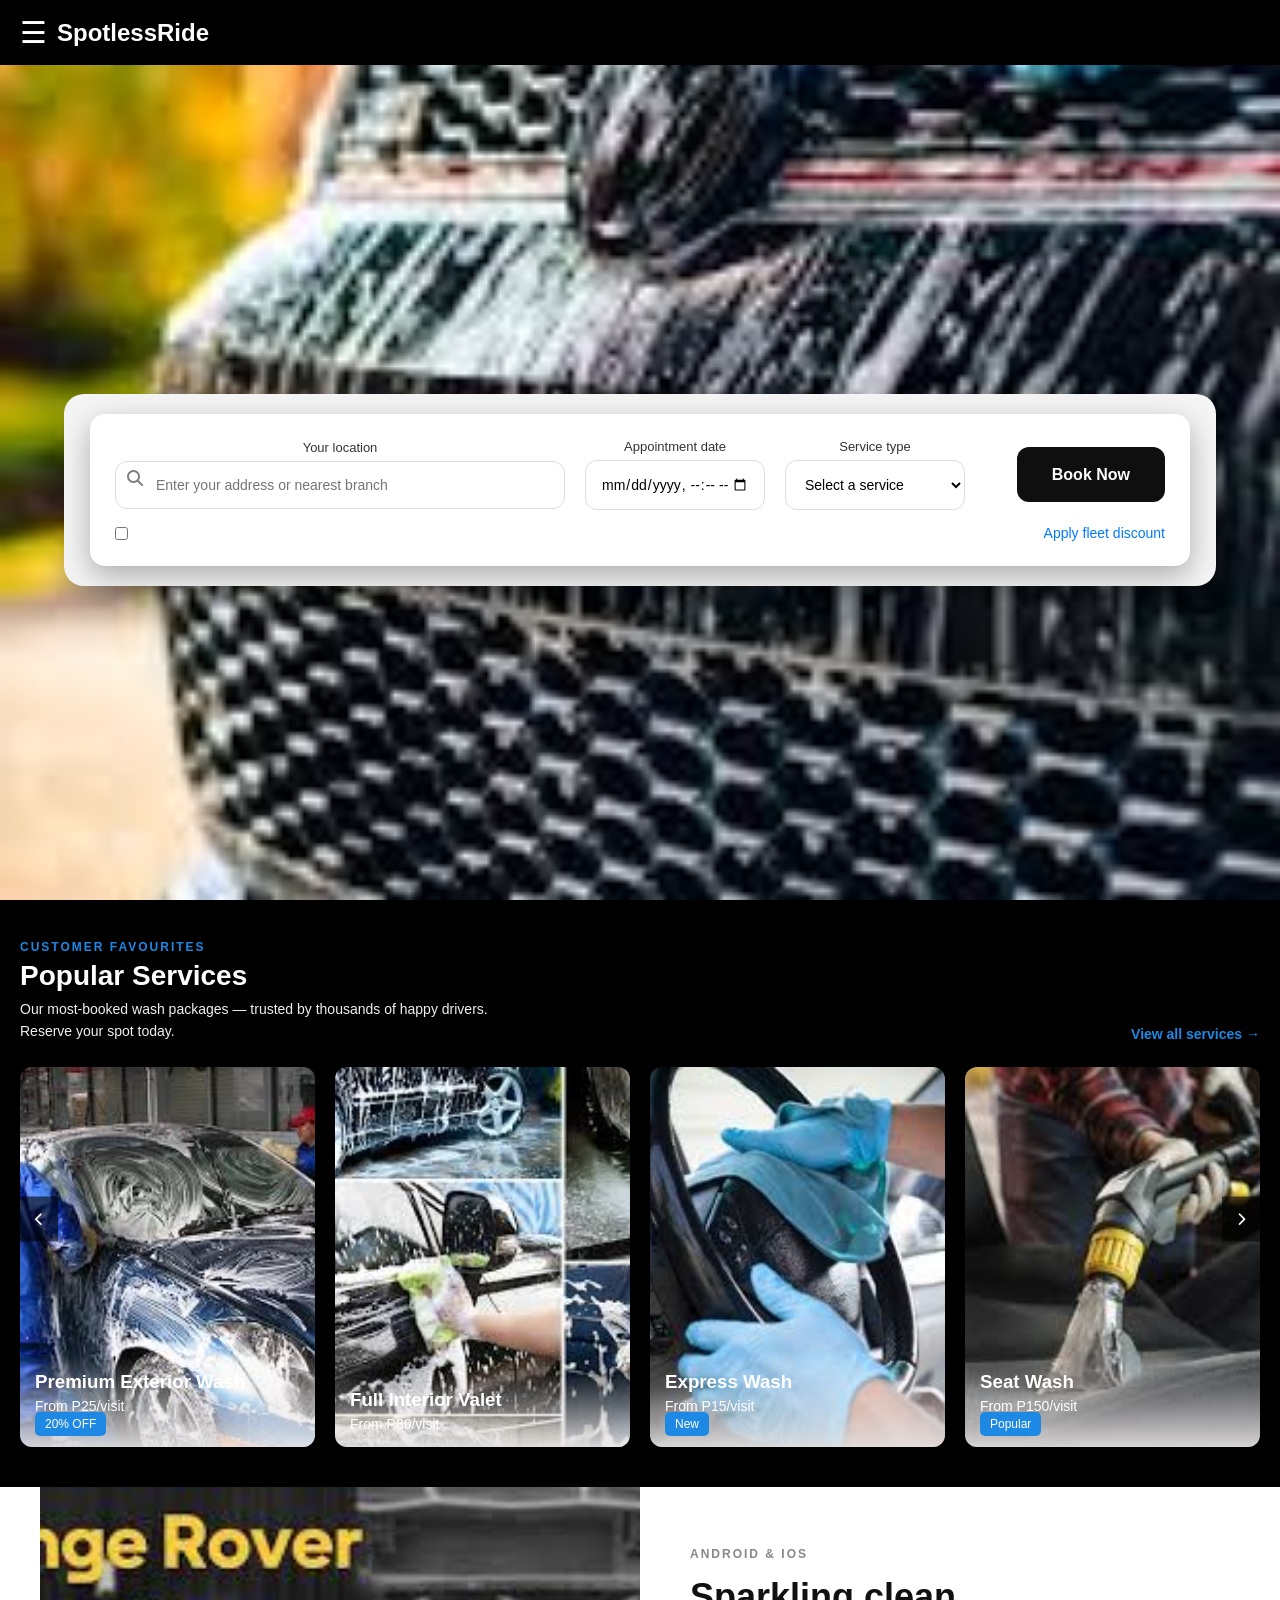
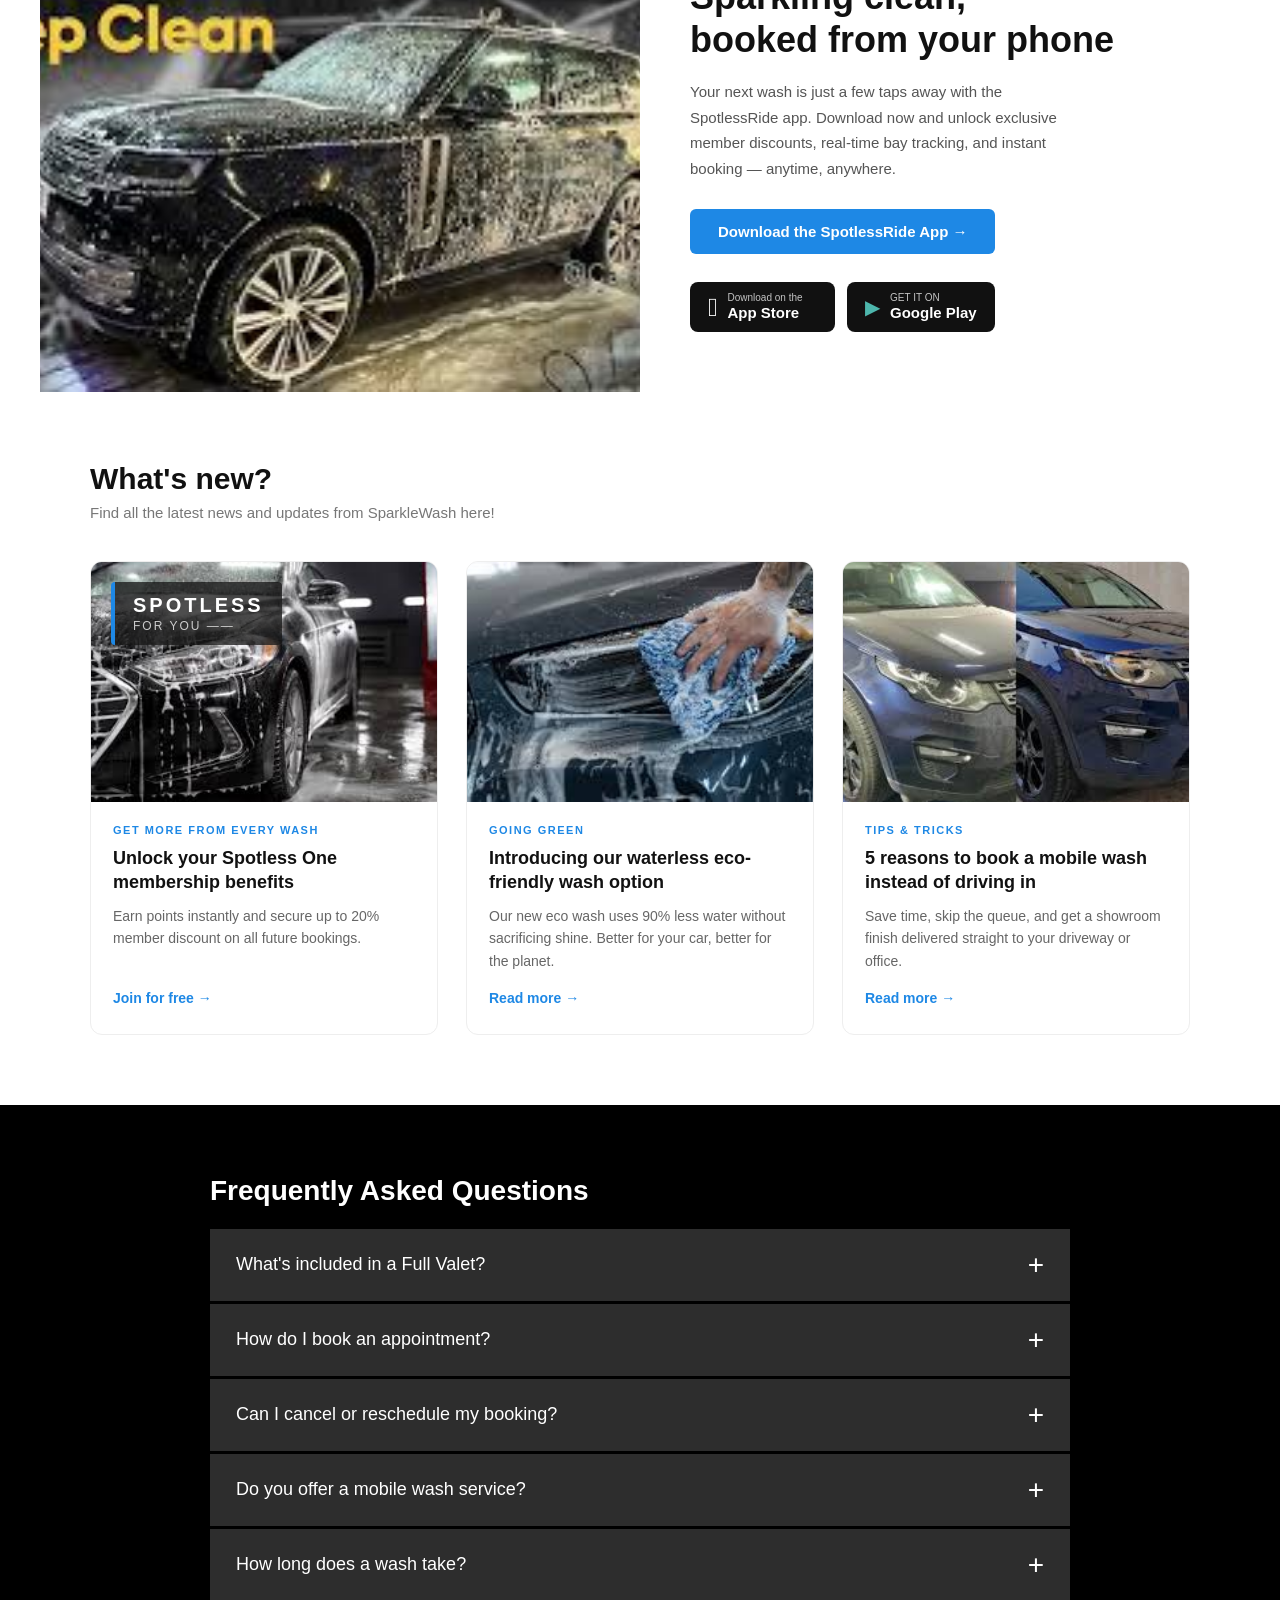
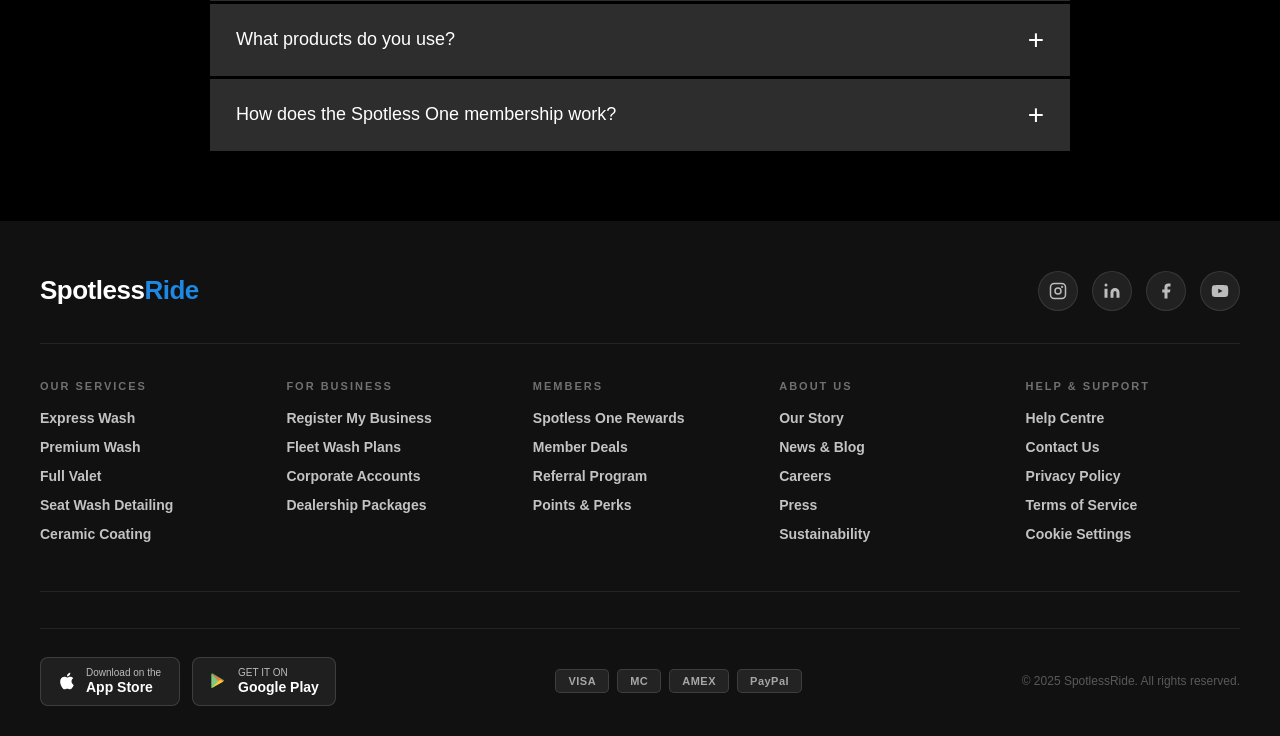
<file: index.html>
<!DOCTYPE html>
<html lang="en">
<head>
    <meta charset="UTF-8">
    <meta name="viewport" content="width=device-width, initial-scale=1.0">
    <title>Spotless - Premium Car Wash</title>
    <link rel="stylesheet" href="https://cdnjs.cloudflare.com/ajax/libs/font-awesome/6.5.1/css/all.min.css">
    <link rel="stylesheet" href="styles.css">
    <script defer src="script.js"></script>
</head>

<header>
    <div class="header-left">
        <span class="menu-icon" onclick="toggleNav()">&#9776;</span>
        <a href="index.html" style="text-decoration: none;">
            <h1 style="font-size: 24px; font-weight: bold; color: white;">SpotlessRide</h1>
        </a>
    </div>
</header>

<!-- Navigation Bar -->
<nav id="navbar" class="navbar">
    <a href="index.html"><i class="fas fa-home"></i> Home</a>
    <a href="services.html"><i class="fas fa-soap"></i> Services</a>
    <a href="About-Us.Html"><i class="fas fa-phone"></i> About Us</a>
    <a href="Vehicles.HTML"><i class="fas fa-tags"></i> Gallery</a>
    <a href="Contact Us.html"><i class="fas fa-envelope"></i> Contact</a>
</nav>

<body>

<!-- ===========================
     HERO SECTION
=========================== -->
<section id="hero">
    <div class="hero-content">

        <!-- Booking Wrapper -->
        <div class="booking-wrapper">

        
            

            <!-- Booking Form -->
            <form id="bookingForm" class="booking-form">

                <div class="form-row">

                    <!-- Location -->
                    <div class="form-group location">
                        <label>Your location</label>
                        <i class="fas fa-search"></i>
                        <input type="text" id="location" placeholder="Enter your address or nearest branch" required>
                    </div>

                    <!-- Date -->
                    <div class="form-group">
                        <label>Appointment date</label>
                        <input type="datetime-local" id="appointmentDate" required>
                    </div>

                    <!-- Service -->
                    <div class="form-group">
                        <label>Service type</label>
                        <select id="serviceType" style="padding:15px; border-radius:12px; border:1px solid #ddd; font-size:14px;">
                            <option value="">Select a service</option>
                            <option value="basic">Basic Wash</option>
                            <option value="premium">Premium Wash</option>
                            <option value="valet">Full Valet</option>
                            <option value="detailing">Paint Detailing</option>
                        </select>
                    </div>

                    <!-- Button -->
                    <div class="form-group button-group">
                        <button type="submit" class="search-btn">Book Now</button>
                    </div>

                </div>

                <!-- Extra Options -->
                <div class="extra-options">
                    <label class="checkbox">
                        <input type="checkbox" id="mobileService">
                        Mobile wash (we come to you)
                    </label>
                    <a href="#" class="corporate-link">Apply fleet discount</a>
                </div>

            </form>

        </div>

    </div>
</section>

<!-- ===========================
     SERVICES SLIDER SECTION
=========================== -->
<section class="car-slider-section">
    <div class="slider-heading">
        <div class="slider-heading-left">
            <span class="slider-tag">Customer Favourites</span>
            <h2>Popular Services</h2>
            <p>Our most-booked wash packages — trusted by thousands of happy drivers. Reserve your spot today.</p>
        </div>
        <div class="slider-heading-right">
            <a href="#" class="slider-viewall">View all services &rarr;</a>
        </div>
    </div>

    <div class="slider-container">

        <!-- Left Arrow -->
        <button class="slider-btn left" onclick="scrollSlider(-1)">
            <i class="fas fa-chevron-left"></i>
        </button>

        <!-- Slider -->
        <div class="car-slider" id="carSlider">

            <div class="car-item">
                <img src="full body wash.jpg" alt="Premium Wash">
                <div class="overlay">
                    <h3>Premium Exterior Wash</h3>
                    <p>From P25/visit</p>
                    <span class="discount">20% OFF</span>
                </div>
            </div>

            <div class="car-item">
                <img src="full wash.jpg" alt="Full Valet">
                <div class="overlay">
                    <h3>Full Interior Valet</h3>
                    <p>From P80/visit</p>
                </div>
            </div>

            <div class="car-item">
                <img src="inside wash.jpg" alt="Express Wash">
                <div class="overlay">
                    <h3>Express Wash</h3>
                    <p>From P15/visit</p>
                    <span class="discount">New</span>
                </div>
            </div>

            <div class="car-item">
                <img src="seat wash.jpg" alt="Seat Wash Detailing">
                <div class="overlay">
                    <h3>Seat Wash</h3>
                    <p>From P150/visit</p>
                    <span class="discount">Popular</span>
                </div>
            </div>

            <div class="car-item">
                <img src="nice.jpg" alt="Ceramic Coating">
                <div class="overlay">
                    <h3>Front Wash</h3>
                    <p>From P59/visit</p>
                    <span class="discount">New</span>
                </div>
            </div>

            <div class="car-item">
                <img src="tirewash.jpg" alt="Luxury Detail">
                <div class="overlay">
                    <h3>Luxury Full Detail Tyre Wash</h3>
                    <p>From P150/visit</p>
                    <span class="discount">Premium</span>
                </div>
            </div>

            <div class="car-item">
                <img src="range rover wash.jpg" alt="SUV Package">
                <div class="overlay">
                    <h3>SUV & 4x4 Package</h3>
                    <p>From P45/visit</p>
                </div>
            </div>

        </div>

        <!-- Right Arrow -->
        <button class="slider-btn right" onclick="scrollSlider(1)">
            <i class="fas fa-chevron-right"></i>
        </button>

    </div>
</section>

<!-- ===========================
     APP DOWNLOAD SECTION
=========================== -->
<section class="app-section">
    <div class="app-inner">

        <!-- Left: Image -->
        <div class="app-img-side">
            <img src="range rover wash.jpg" alt="SpotlessRide App" class="app-phone-img"/>
        </div>

        <!-- Right: Text -->
        <div class="app-text-side">
            <span class="app-platform">Android &amp; iOS</span>
            <h2 class="app-heading">Sparkling clean,<br>booked from your phone</h2>
            <p class="app-desc">
                Your next wash is just a few taps away with the SpotlessRide app.
                Download now and unlock exclusive member discounts, real-time bay tracking,
                and instant booking — anytime, anywhere.
            </p>
            <a href="#" class="app-main-btn">Download the SpotlessRide App &rarr;</a>
            <div class="app-store-btns">
                <a href="#" class="store-btn">
                    <span class="store-icon">&#63743;</span>
                    <span class="store-label">
                        <small>Download on the</small>
                        App Store
                    </span>
                </a>
                <a href="#" class="store-btn">
                    <span class="store-icon gp">&#9654;</span>
                    <span class="store-label">
                        <small>GET IT ON</small>
                        Google Play
                    </span>
                </a>
            </div>
        </div>

    </div>
</section>

<!-- ===========================
     WHAT'S NEW SECTION
=========================== -->
<section class="news-section">
    <div class="news-inner">
        <h2 class="news-heading">What's new?</h2>
        <p class="news-sub">Find all the latest news and updates from SparkleWash here!</p>

        <div class="news-grid">

            <!-- Card 1 -->
            <div class="news-card">
                <div class="news-img-wrap">
                    <img src="black car.jpg" alt="Spotless One Membership" class="news-img"/>
                    <div class="news-overlay-badge">
                        <span>SPOTLESS</span>
                        <span class="badge-sub">FOR YOU ——</span>
                    </div>
                </div>
                <div class="news-body">
                    <span class="news-tag">Get more from every wash</span>
                    <h3 class="news-title">Unlock your Spotless One membership benefits</h3>
                    <p class="news-desc">Earn points instantly and secure up to 20% member discount on all future bookings.</p>
                    <a href="#" class="news-link">Join for free &rarr;</a>
                </div>
            </div>

            <!-- Card 2 -->
            <div class="news-card">
                <div class="news-img-wrap">
                    <img src="another wash.jpg" alt="Eco Wash" class="news-img"/>
                </div>
                <div class="news-body">
                    <span class="news-tag">Going green</span>
                    <h3 class="news-title">Introducing our waterless eco-friendly wash option</h3>
                    <p class="news-desc">Our new eco wash uses 90% less water without sacrificing shine. Better for your car, better for the planet.</p>
                    <a href="#" class="news-link">Read more &rarr;</a>
                </div>
            </div>

            <!-- Card 3 -->
            <div class="news-card">
                <div class="news-img-wrap">
                    <img src="before and after wash.jpg" alt="Mobile Wash" class="news-img"/>
                </div>
                <div class="news-body">
                    <span class="news-tag">Tips &amp; tricks</span>
                    <h3 class="news-title">5 reasons to book a mobile wash instead of driving in</h3>
                    <p class="news-desc">Save time, skip the queue, and get a showroom finish delivered straight to your driveway or office.</p>
                    <a href="#" class="news-link">Read more &rarr;</a>
                </div>
            </div>

        </div>
    </div>
</section>

<!-- ===========================
     FAQ SECTION (Netflix style)
=========================== -->
<section class="faq2-section">
    <div class="faq2-inner">
        <h2 class="faq2-heading">Frequently Asked Questions</h2>

        <div class="faq2-list">

            <div class="faq2-item">
                <button class="faq2-q" onclick="toggleFaq2(this)">
                    What's included in a Full Valet?
                    <span class="faq2-icon">+</span>
                </button>
                <div class="faq2-a">
                    <p>Our Full Valet includes a thorough exterior hand wash, wheel cleaning, tyre dressing, interior vacuum, dashboard and console wipe-down, window clean inside and out, and an air freshener. It's our most comprehensive clean, typically taking 2–3 hours.</p>
                </div>
            </div>

            <div class="faq2-item">
                <button class="faq2-q" onclick="toggleFaq2(this)">
                    How do I book an appointment?
                    <span class="faq2-icon">+</span>
                </button>
                <div class="faq2-a">
                    <p>Simply enter your location, choose your preferred date and time, select a service, and confirm your booking online in under 2 minutes. You'll receive an instant confirmation with all your details.</p>
                </div>
            </div>

            <div class="faq2-item">
                <button class="faq2-q" onclick="toggleFaq2(this)">
                    Can I cancel or reschedule my booking?
                    <span class="faq2-icon">+</span>
                </button>
                <div class="faq2-a">
                    <p>Yes — you can cancel or reschedule free of charge up to 24 hours before your appointment. Changes within 24 hours may incur a small fee depending on the service booked.</p>
                </div>
            </div>

            <div class="faq2-item">
                <button class="faq2-q" onclick="toggleFaq2(this)">
                    Do you offer a mobile wash service?
                    <span class="faq2-icon">+</span>
                </button>
                <div class="faq2-a">
                    <p>Yes! Our mobile wash team comes directly to your home, office, or any location of your choice. All we need is access to a power outlet and a tap. Available for most of our wash packages at a small travel surcharge.</p>
                </div>
            </div>

            <div class="faq2-item">
                <button class="faq2-q" onclick="toggleFaq2(this)">
                    How long does a wash take?
                    <span class="faq2-icon">+</span>
                </button>
                <div class="faq2-a">
                    <p>Express wash takes around 15–20 minutes. A Premium Exterior Wash takes 45–60 minutes. A Full Valet is 2–3 hours, and Paint Detailing or Ceramic Coating may take a full day. We'll give you a time estimate at booking.</p>
                </div>
            </div>

            <div class="faq2-item">
                <button class="faq2-q" onclick="toggleFaq2(this)">
                    What products do you use?
                    <span class="faq2-icon">+</span>
                </button>
                <div class="faq2-a">
                    <p>We use premium, pH-neutral, eco-friendly car care products that are safe for all paint types, including matte and wrapped finishes. All our cleaning agents are biodegradable and water-efficient.</p>
                </div>
            </div>

            <div class="faq2-item">
                <button class="faq2-q" onclick="toggleFaq2(this)">
                    How does the Spotless One membership work?
                    <span class="faq2-icon">+</span>
                </button>
                <div class="faq2-a">
                    <p>Spotless One is our free loyalty programme. Every wash earns you points that unlock exclusive discounts of up to 20% off future bookings. Join for free during signup and start saving from your very first visit.</p>
                </div>
            </div>

        </div>
    </div>
</section>

<!-- ===========================
     FOOTER
=========================== -->
<footer class="site-footer">

    <!-- Top bar: Logo + Socials -->
    <div class="footer-topbar">
        <div class="footer-logo">Spotless<span>Ride</span></div>
        <div class="footer-socials">
            <a href="#" aria-label="Instagram">
                <svg viewBox="0 0 24 24" fill="none" stroke="currentColor" stroke-width="2" stroke-linecap="round" stroke-linejoin="round"><rect x="2" y="2" width="20" height="20" rx="5"/><circle cx="12" cy="12" r="4"/><circle cx="17.5" cy="6.5" r="0.5" fill="currentColor"/></svg>
            </a>
            <a href="#" aria-label="LinkedIn">
                <svg viewBox="0 0 24 24" fill="currentColor"><path d="M16 8a6 6 0 0 1 6 6v7h-4v-7a2 2 0 0 0-2-2 2 2 0 0 0-2 2v7h-4v-7a6 6 0 0 1 6-6z"/><rect x="2" y="9" width="4" height="12"/><circle cx="4" cy="4" r="2"/></svg>
            </a>
            <a href="#" aria-label="Facebook">
                <svg viewBox="0 0 24 24" fill="currentColor"><path d="M18 2h-3a5 5 0 0 0-5 5v3H7v4h3v8h4v-8h3l1-4h-4V7a1 1 0 0 1 1-1h3z"/></svg>
            </a>
            <a href="#" aria-label="YouTube">
                <svg viewBox="0 0 24 24" fill="currentColor"><path d="M22.54 6.42a2.78 2.78 0 0 0-1.95-1.96C18.88 4 12 4 12 4s-6.88 0-8.59.46A2.78 2.78 0 0 0 1.46 6.42 29 29 0 0 0 1 12a29 29 0 0 0 .46 5.58a2.78 2.78 0 0 0 1.95 1.96C5.12 20 12 20 12 20s6.88 0 8.59-.46a2.78 2.78 0 0 0 1.95-1.96A29 29 0 0 0 23 12a29 29 0 0 0-.46-5.58zM9.75 15.02V8.98L15.5 12l-5.75 3.02z"/></svg>
            </a>
        </div>
    </div>

    <div class="footer-divider"></div>

    <!-- Main link columns -->
    <div class="footer-cols">

        <div class="footer-col">
            <h4>Our Services</h4>
            <a href="#">Express Wash</a>
            <a href="#">Premium Wash</a>
            <a href="#">Full Valet</a>
            <a href="#">Seat Wash Detailing</a>
            <a href="#">Ceramic Coating</a>
        </div>

        <div class="footer-col">
            <h4>For Business</h4>
            <a href="#">Register My Business</a>
            <a href="#">Fleet Wash Plans</a>
            <a href="#">Corporate Accounts</a>
            <a href="#">Dealership Packages</a>
        </div>

        <div class="footer-col">
            <h4>Members</h4>
            <a href="#">Spotless One Rewards</a>
            <a href="#">Member Deals</a>
            <a href="#">Referral Program</a>
            <a href="#">Points &amp; Perks</a>
        </div>

        <div class="footer-col">
            <h4>About Us</h4>
            <a href="#">Our Story</a>
            <a href="#">News &amp; Blog</a>
            <a href="#">Careers</a>
            <a href="#">Press</a>
            <a href="#">Sustainability</a>
        </div>

        <div class="footer-col">
            <h4>Help &amp; Support</h4>
            <a href="#">Help Centre</a>
            <a href="#">Contact Us</a>
            <a href="#">Privacy Policy</a>
            <a href="#">Terms of Service</a>
            <a href="#">Cookie Settings</a>
        </div>

    </div>

    <div class="footer-divider"></div>

    <!-- Bottom bar -->
    <div class="footer-bottom">
        <div class="footer-store-btns">
            <a href="#" class="f-store-btn">
                <svg viewBox="0 0 24 24" fill="currentColor" width="20" height="20"><path d="M18.71 19.5c-.83 1.24-1.71 2.45-3.05 2.47-1.34.03-1.77-.79-3.29-.79-1.53 0-2 .77-3.27.82-1.31.05-2.3-1.32-3.14-2.53C4.25 17 2.94 12.45 4.7 9.39c.87-1.52 2.43-2.48 4.12-2.51 1.28-.02 2.5.87 3.29.87.78 0 2.26-1.07 3.8-.91.65.03 2.47.26 3.64 1.98-.09.06-2.17 1.28-2.15 3.81.03 3.02 2.65 4.03 2.68 4.04-.03.07-.42 1.44-1.38 2.83M13 3.5c.73-.83 1.94-1.46 2.94-1.5.13 1.17-.34 2.35-1.04 3.19-.69.85-1.83 1.51-2.95 1.42-.15-1.15.41-2.35 1.05-3.11z"/></svg>
                <span>
                    <small>Download on the</small>
                    App Store
                </span>
            </a>
            <a href="#" class="f-store-btn">
                <svg viewBox="0 0 24 24" fill="none" width="20" height="20"><path d="M3 20.5v-17c0-.83 1-.83 1.5-.5l14 8.5-14 8.5c-.5.33-1.5.33-1.5-.5z" fill="#4CAF50"/><path d="M3 3.5l10 10L3 20.5V3.5z" fill="#81C784"/><path d="M17.5 11.5l-4.5 2-10-10 14.5 8z" fill="#FF7043"/><path d="M17.5 12.5L3 20.5l10-10 4.5 2z" fill="#FFCA28"/></svg>
                <span>
                    <small>GET IT ON</small>
                    Google Play
                </span>
            </a>
        </div>

        <div class="footer-pay">
            <span>VISA</span>
            <span>MC</span>
            <span>AMEX</span>
            <span>PayPal</span>
        </div>

        <p class="footer-copy">&copy; 2025 SpotlessRide. All rights reserved.</p>
    </div>

</footer>
    <script>
document.getElementById("bookingForm").addEventListener("submit", function(event) {

    event.preventDefault();

    alert("Booking submitted successfully!");

    this.reset();
});
</script>

</body>
</html>
</file>
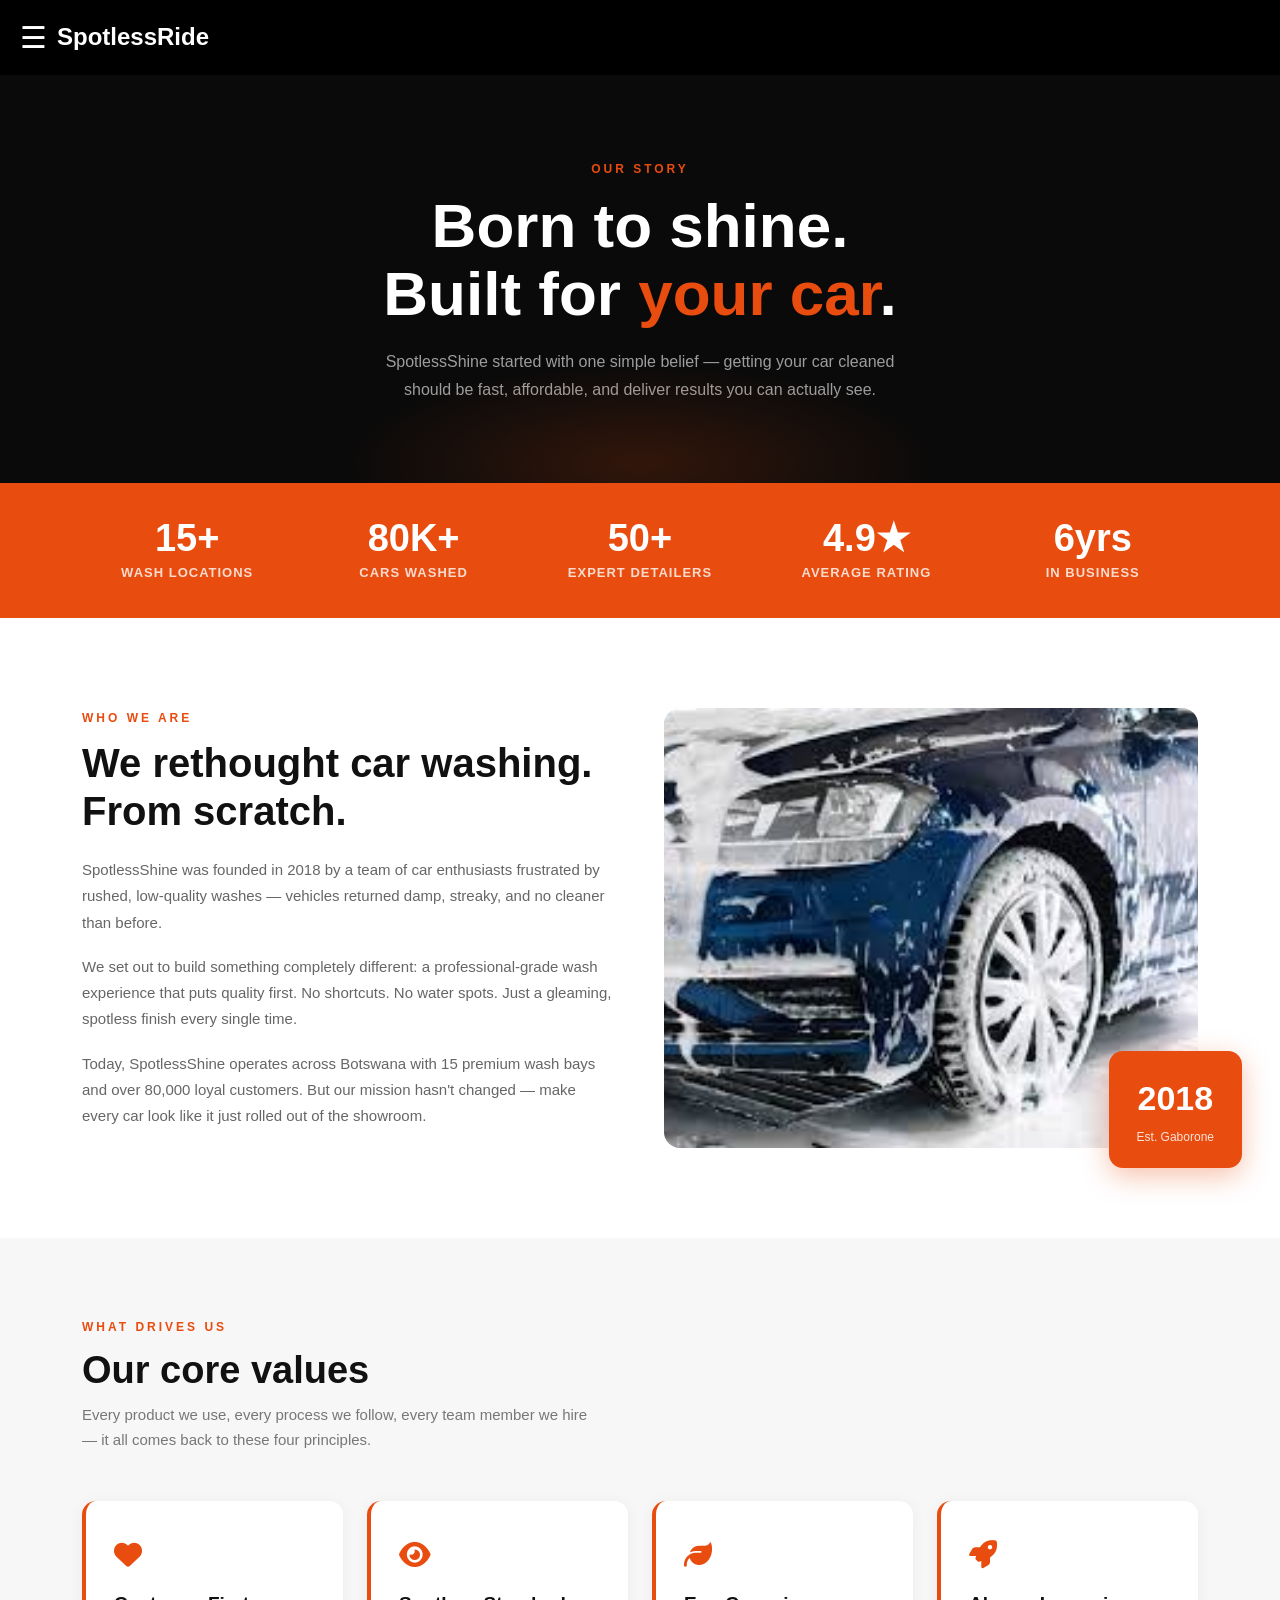
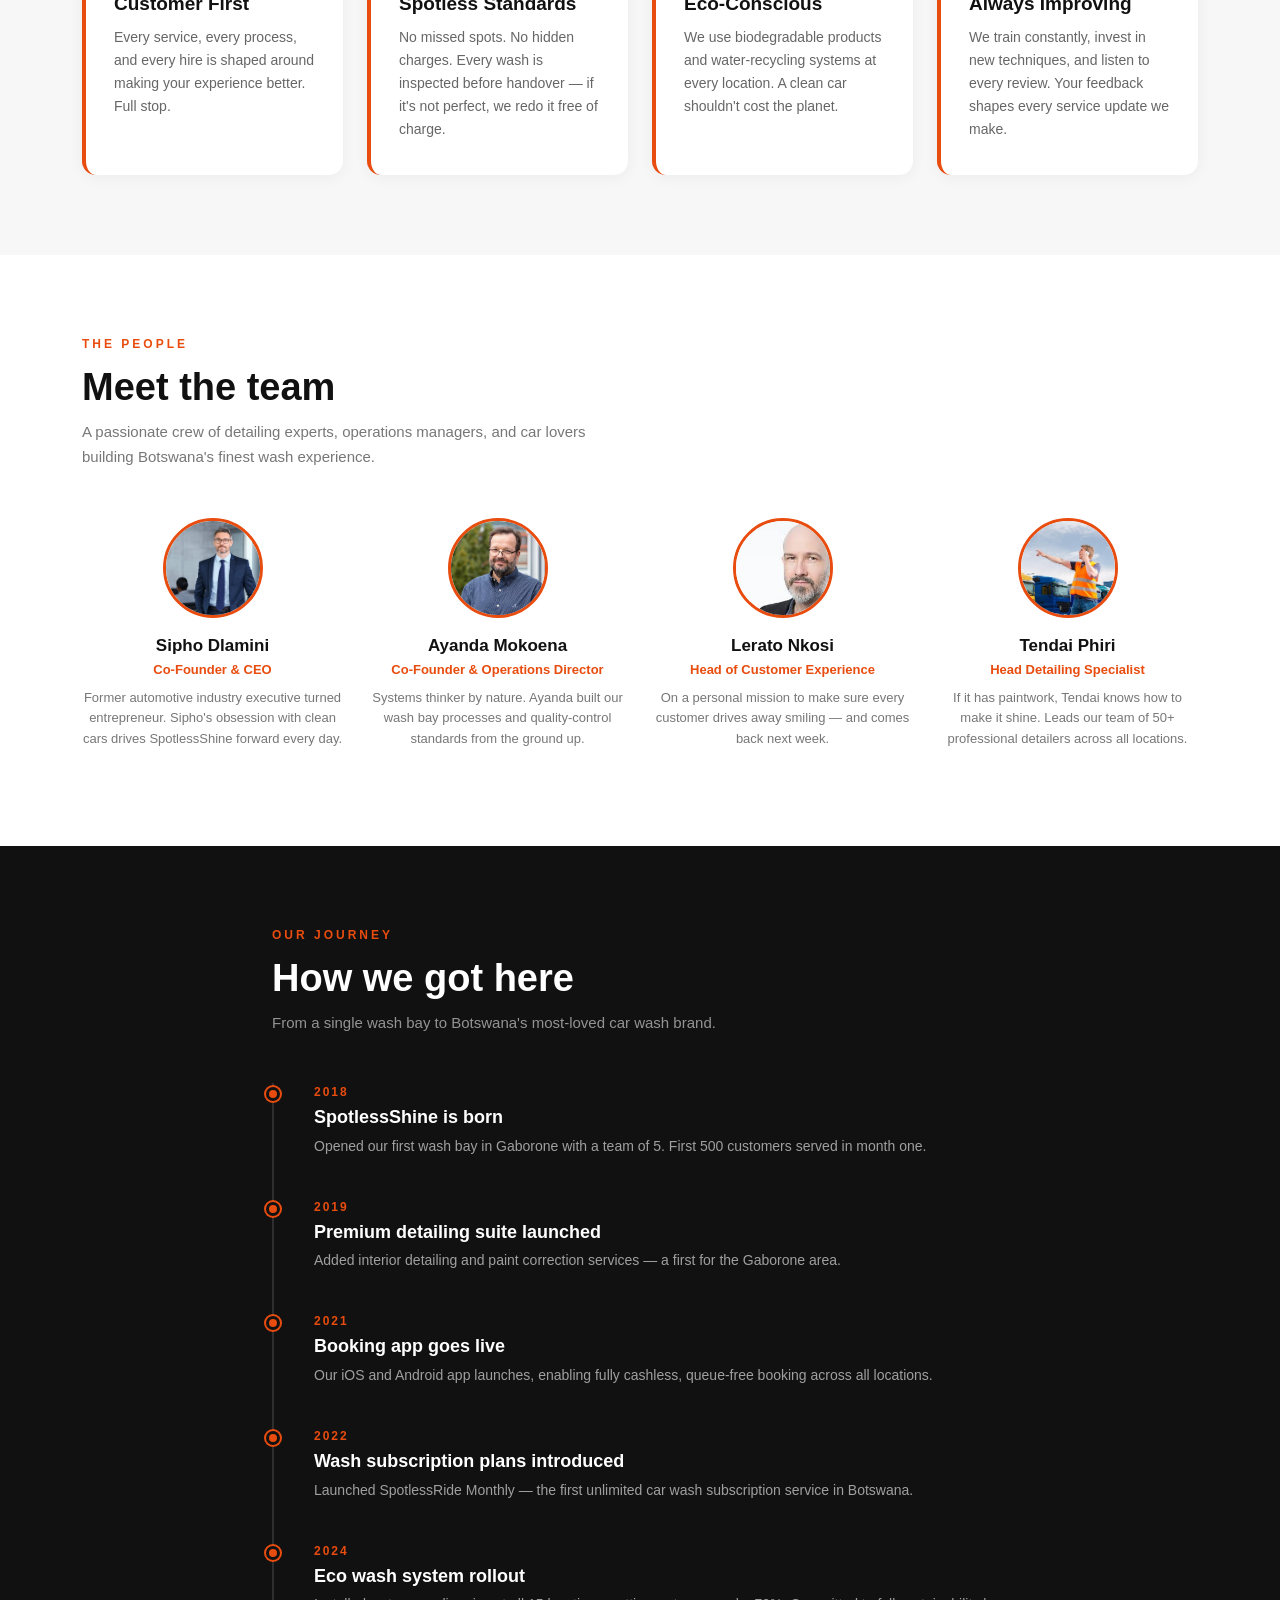
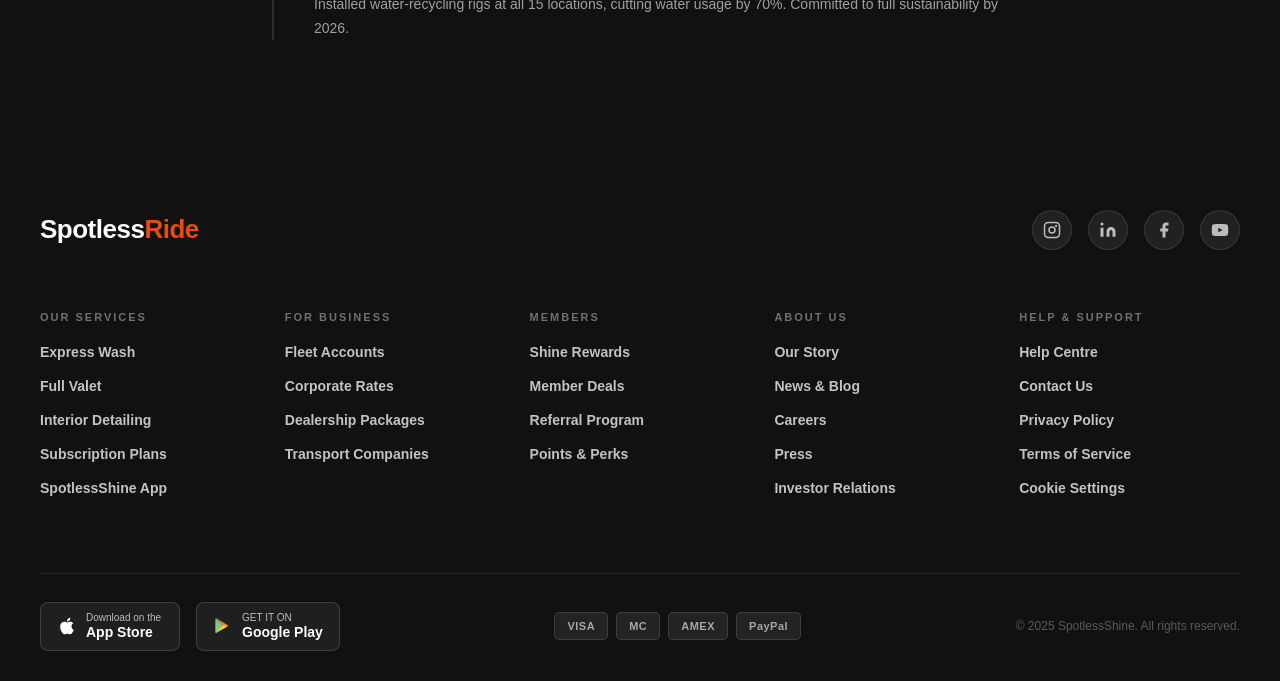
<file: About-Us.Html>
<!DOCTYPE html>
<html lang="en">
<head>
    <meta charset="UTF-8">
    <meta name="viewport" content="width=device-width, initial-scale=1.0">
    <title>About Us - SpotlessRide</title>
    <link rel="stylesheet" href="https://cdnjs.cloudflare.com/ajax/libs/font-awesome/6.5.1/css/all.min.css">
    <link rel="stylesheet" href="https://cdn.jsdelivr.net/npm/bootstrap@5.3.3/dist/css/bootstrap.min.css">
    <style>
        /* Only custom overrides that Bootstrap can't cover */
        body { font-family: Arial, sans-serif; }

        /* Header */
        .site-header { background-color: black; padding: 15px 20px; position: fixed; top: 0; left: 0; width: 100%; z-index: 1000; }
        .menu-icon { font-size: 30px; cursor: pointer; color: white; margin-right: 10px; }
        .auth-link { font-size: 13px; color: white; text-decoration: none; padding: 10px; border: 1px solid white; border-radius: 2px; }

        /* Navbar overlay */
        .navbar-overlay { position: fixed; top: 60px; left: 0; width: 100%; height: calc(100vh - 60px); background-color: rgba(0,0,0,0.95); transition: transform 0.5s ease-in-out; transform: translateY(-100%); z-index: 999; display: flex; flex-direction: column; align-items: flex-start; justify-content: flex-start; padding: 20px; }
        .navbar-overlay.active { transform: translateY(0); }
        .navbar-overlay a { display: flex; align-items: center; padding: 15px 20px; text-decoration: none; font-size: 24px; color: white; width: 100%; transition: background 0.3s ease, color 0.3s ease; border-bottom: 1px solid rgba(255,255,255,0.2); }
        .navbar-overlay a:hover { background: rgba(255,255,255,0.2); color: #b0c4de; }
        .navbar-overlay a:last-child { border-bottom: none; }
        .navbar-overlay a i { margin-right: 10px; }

        /* Page Hero */
        .page-hero { margin-top: 60px; background: #0a0a0a; padding: 100px 40px 80px; text-align: center; color: white; position: relative; overflow: hidden; }
        .page-hero::after { content: ''; position: absolute; bottom: -80px; left: 50%; transform: translateX(-50%); width: 600px; height: 200px; background: radial-gradient(ellipse, rgba(232,76,14,0.18) 0%, transparent 70%); pointer-events: none; }
        .page-hero-tag { font-size: 12px; font-weight: 700; text-transform: uppercase; letter-spacing: 3px; color: #e84c0e; margin-bottom: 14px; display: block; }
        .page-hero h1 { font-size: clamp(36px, 5.5vw, 62px); font-weight: 900; line-height: 1.1; margin-bottom: 20px; }
        .page-hero h1 em { color: #e84c0e; font-style: normal; }
        .page-hero p { font-size: 16px; color: rgba(255,255,255,0.6); max-width: 520px; margin: 0 auto; line-height: 1.7; }

        /* Stats Strip */
        .stats-strip { background: #e84c0e; padding: 36px 40px; }
        .stat-num { font-size: 38px; font-weight: 900; color: #fff; line-height: 1; }
        .stat-label { font-size: 13px; color: rgba(255,255,255,0.8); margin-top: 6px; font-weight: 600; text-transform: uppercase; letter-spacing: 1px; }

        /* Section labels */
        .section-label { font-size: 12px; font-weight: 700; text-transform: uppercase; letter-spacing: 3px; color: #e84c0e; display: block; margin-bottom: 12px; }

        /* Story Section */
        .story-section { background: #fff; padding: 90px 40px; }
        .story-text h2 { font-size: clamp(28px, 3.5vw, 40px); font-weight: 900; color: #111; margin-bottom: 22px; line-height: 1.2; }
        .story-text p { font-size: 15px; color: #666; line-height: 1.75; margin-bottom: 18px; }
        .story-img-box { border-radius: 16px; overflow: hidden; height: 440px; background: linear-gradient(135deg,#1a1a2e 0%,#16213e 50%,#0f3460 100%); display: flex; align-items: center; justify-content: center; }
        .story-img-box img { width: 100%; height: 100%; object-fit: cover; display: block; }
        .story-img-side { position: relative; }
        .story-badge { position: absolute; bottom: -20px; right: -20px; background: #e84c0e; color: #fff; padding: 22px 28px; border-radius: 14px; text-align: center; box-shadow: 0 8px 28px rgba(232,76,14,0.35); }
        .story-badge .b-num { font-size: 34px; font-weight: 900; }
        .story-badge .b-label { font-size: 12px; opacity: 0.85; margin-top: 4px; }

        /* Values Section */
        .values-section { background: #f7f7f7; padding: 80px 40px; }
        .section-heading { font-size: clamp(26px, 3.5vw, 38px); font-weight: 900; color: #111; margin-bottom: 8px; }
        .section-sub { font-size: 15px; color: #777; margin-bottom: 48px; max-width: 520px; line-height: 1.7; }
        .value-card { background: #fff; border-radius: 14px; padding: 34px 28px; border-left: 4px solid #e84c0e; box-shadow: 0 2px 16px rgba(0,0,0,0.05); transition: transform 0.3s; height: 100%; }
        .value-card:hover { transform: translateY(-5px); }
        .value-icon { font-size: 28px; color: #e84c0e; margin-bottom: 16px; }
        .value-card h3 { font-size: 19px; font-weight: 800; color: #111; margin-bottom: 10px; }
        .value-card p { font-size: 14px; color: #666; line-height: 1.65; margin: 0; }

        /* Team Section */
        .team-section { background: #fff; padding: 80px 40px; }
        .team-card { text-align: center; }
        .team-avatar { width: 100px; height: 100px; border-radius: 50%; overflow: hidden; margin: 0 auto 18px; border: 3px solid #e84c0e; }
        .team-avatar img { width: 100%; height: 100%; object-fit: cover; display: block; }
        .team-card h4 { font-size: 17px; font-weight: 800; color: #111; margin-bottom: 4px; }
        .team-card .role { font-size: 13px; color: #e84c0e; font-weight: 600; margin-bottom: 8px; }
        .team-card p { font-size: 13px; color: #777; line-height: 1.6; }

        /* Timeline Section */
        .timeline-section { background: #111; padding: 80px 40px; color: white; }
        .timeline-section .section-label { color: #e84c0e; }
        .timeline-section .section-heading { color: #fff; }
        .timeline-section .section-sub { color: rgba(255,255,255,0.55); }
        .timeline { position: relative; padding-left: 40px; border-left: 2px solid rgba(255,255,255,0.12); }
        .timeline-item { position: relative; margin-bottom: 40px; }
        .timeline-item::before { content: ''; position: absolute; left: -48px; top: 4px; width: 14px; height: 14px; border-radius: 50%; background: #e84c0e; border: 3px solid #111; box-shadow: 0 0 0 2px #e84c0e; }
        .timeline-year { font-size: 12px; font-weight: 700; color: #e84c0e; text-transform: uppercase; letter-spacing: 2px; margin-bottom: 6px; }
        .timeline-item h4 { font-size: 18px; font-weight: 800; color: #fff; margin-bottom: 6px; }
        .timeline-item p { font-size: 14px; color: rgba(255,255,255,0.6); line-height: 1.65; }

        /* Footer */
        .site-footer { background: #111; color: rgba(255,255,255,0.65); padding: 50px 40px 30px; font-size: 14px; }
        .footer-logo { font-size: 26px; font-weight: 900; color: #fff; letter-spacing: -0.5px; }
        .footer-logo span { color: #e84c0e; }
        .footer-socials a { width: 40px; height: 40px; border-radius: 50%; background: rgba(255,255,255,0.07); border: 1px solid rgba(255,255,255,0.1); display: flex; align-items: center; justify-content: center; color: rgba(255,255,255,0.7); transition: 0.2s; text-decoration: none; }
        .footer-socials a svg { width: 18px; height: 18px; }
        .footer-socials a:hover { background: #e84c0e; border-color: #e84c0e; color: #fff; }
        .footer-divider { border: none; border-top: 1px solid rgba(255,255,255,0.08); margin: 0 0 36px; }
        .footer-col h4 { font-size: 11px; font-weight: 700; text-transform: uppercase; letter-spacing: 2px; color: rgba(255,255,255,0.4); margin: 0 0 18px; }
        .footer-col a { display: block; color: rgba(255,255,255,0.75); text-decoration: none; font-size: 14px; font-weight: 600; margin-bottom: 13px; transition: color 0.2s; }
        .footer-col a:hover { color: #e84c0e; }
        .footer-bottom { padding-top: 28px; border-top: 1px solid rgba(255,255,255,0.08); }
        .f-store-btn { display: flex; align-items: center; gap: 9px; background: rgba(255,255,255,0.06); border: 1px solid rgba(255,255,255,0.14); border-radius: 8px; padding: 9px 16px; color: #fff; text-decoration: none; transition: 0.2s; min-width: 140px; }
        .f-store-btn:hover { background: #e84c0e; border-color: #e84c0e; }
        .f-store-btn span { display: flex; flex-direction: column; font-size: 14px; font-weight: 700; line-height: 1.2; color: #fff; }
        .f-store-btn small { font-size: 10px; font-weight: 400; opacity: 0.7; }
        .footer-pay span { background: rgba(255,255,255,0.08); border: 1px solid rgba(255,255,255,0.12); border-radius: 5px; padding: 5px 12px; font-size: 11px; font-weight: 700; color: rgba(255,255,255,0.6); letter-spacing: 0.5px; }
        .footer-copy { font-size: 12px; color: rgba(255,255,255,0.3); margin: 0; }

        @media (max-width: 768px) {
            .story-badge { right: 0; }
            .stats-strip { padding: 28px 20px; }
            .story-section, .values-section, .team-section, .timeline-section { padding: 50px 20px; }
            .page-hero { padding: 70px 20px 60px; }
        }
    </style>
</head>

<header class="site-header d-flex justify-content-between align-items-center">
    <div class="d-flex align-items-center">
        <span class="menu-icon" onclick="toggleNav()">&#9776;</span>
        <a href="index.html" style="text-decoration:none;">
            <h1 style="font-size:24px;font-weight:bold;color:white;margin:0;">SpotlessRide</h1>
        </a>
    </div>
</header>

<nav id="navbar" class="navbar-overlay">
    <a href="index.html"><i class="fas fa-home"></i> Home</a>
    <a href="Vehicles.HTML"><i class="fas fa-images"></i> Gallery</a>
    <a href="About-Us.html"><i class="fas fa-info-circle"></i> About Us</a>
    <a href="services.html"><i class="fas fa-soap"></i> Services</a>
    <a href="Contact Us.html"><i class="fas fa-envelope"></i> Contact</a>
</nav>

<body>

<!-- Page Hero -->
<section class="page-hero">
    <span class="page-hero-tag">Our Story</span>
    <h1>Born to shine.<br>Built for <em>your car</em>.</h1>
    <p>SpotlessShine started with one simple belief — getting your car cleaned should be fast, affordable, and deliver results you can actually see.</p>
</section>

<!-- Stats Strip -->
<section class="stats-strip">
    <div class="container-xl">
        <div class="row row-cols-2 row-cols-md-5 g-3 text-center">
            <div class="col"><div class="stat-num">15+</div><div class="stat-label">Wash Locations</div></div>
            <div class="col"><div class="stat-num">80K+</div><div class="stat-label">Cars Washed</div></div>
            <div class="col"><div class="stat-num">50+</div><div class="stat-label">Expert Detailers</div></div>
            <div class="col"><div class="stat-num">4.9★</div><div class="stat-label">Average Rating</div></div>
            <div class="col"><div class="stat-num">6yrs</div><div class="stat-label">In Business</div></div>
        </div>
    </div>
</section>

<!-- Story Section -->
<section class="story-section">
    <div class="container-xl">
        <div class="row align-items-center g-5">
            <div class="col-lg-6 story-text">
                <span class="section-label">Who We Are</span>
                <h2>We rethought car washing. From scratch.</h2>
                <p>SpotlessShine was founded in 2018 by a team of car enthusiasts frustrated by rushed, low-quality washes — vehicles returned damp, streaky, and no cleaner than before.</p>
                <p>We set out to build something completely different: a professional-grade wash experience that puts quality first. No shortcuts. No water spots. Just a gleaming, spotless finish every single time.</p>
                <p>Today, SpotlessShine operates across Botswana with 15 premium wash bays and over 80,000 loyal customers. But our mission hasn't changed — make every car look like it just rolled out of the showroom.</p>
            </div>
            <div class="col-lg-6 story-img-side">
                <div class="story-img-box">
                    <img src="clean.jpg" alt="Car wash in action">
                </div>
                <div class="story-badge">
                    <div class="b-num">2018</div>
                    <div class="b-label">Est. Gaborone</div>
                </div>
            </div>
        </div>
    </div>
</section>

<!-- Values Section -->
<section class="values-section">
    <div class="container-xl">
        <span class="section-label">What Drives Us</span>
        <h2 class="section-heading">Our core values</h2>
        <p class="section-sub">Every product we use, every process we follow, every team member we hire — it all comes back to these four principles.</p>
        <div class="row row-cols-1 row-cols-md-2 row-cols-lg-4 g-4">
            <div class="col">
                <div class="value-card">
                    <div class="value-icon"><i class="fas fa-heart"></i></div>
                    <h3>Customer First</h3>
                    <p>Every service, every process, and every hire is shaped around making your experience better. Full stop.</p>
                </div>
            </div>
            <div class="col">
                <div class="value-card">
                    <div class="value-icon"><i class="fas fa-eye"></i></div>
                    <h3>Spotless Standards</h3>
                    <p>No missed spots. No hidden charges. Every wash is inspected before handover — if it's not perfect, we redo it free of charge.</p>
                </div>
            </div>
            <div class="col">
                <div class="value-card">
                    <div class="value-icon"><i class="fas fa-leaf"></i></div>
                    <h3>Eco-Conscious</h3>
                    <p>We use biodegradable products and water-recycling systems at every location. A clean car shouldn't cost the planet.</p>
                </div>
            </div>
            <div class="col">
                <div class="value-card">
                    <div class="value-icon"><i class="fas fa-rocket"></i></div>
                    <h3>Always Improving</h3>
                    <p>We train constantly, invest in new techniques, and listen to every review. Your feedback shapes every service update we make.</p>
                </div>
            </div>
        </div>
    </div>
</section>

<!-- Team Section -->
<section class="team-section">
    <div class="container-xl">
        <span class="section-label">The People</span>
        <h2 class="section-heading">Meet the team</h2>
        <p class="section-sub">A passionate crew of detailing experts, operations managers, and car lovers building Botswana's finest wash experience.</p>
        <div class="row row-cols-1 row-cols-sm-2 row-cols-lg-4 g-4">
            <div class="col">
                <div class="team-card">
                    <div class="team-avatar"><img src="Ceo.jpg" alt="Sipho Dlamini"></div>
                    <h4>Sipho Dlamini</h4>
                    <div class="role">Co-Founder & CEO</div>
                    <p>Former automotive industry executive turned entrepreneur. Sipho's obsession with clean cars drives SpotlessShine forward every day.</p>
                </div>
            </div>
            <div class="col">
                <div class="team-card">
                    <div class="team-avatar"><img src="CTO.avif" alt="Ayanda Mokoena"></div>
                    <h4>Ayanda Mokoena</h4>
                    <div class="role">Co-Founder & Operations Director</div>
                    <p>Systems thinker by nature. Ayanda built our wash bay processes and quality-control standards from the ground up.</p>
                </div>
            </div>
            <div class="col">
                <div class="team-card">
                    <div class="team-avatar"><img src="Head.jpg" alt="Lerato Nkosi"></div>
                    <h4>Lerato Nkosi</h4>
                    <div class="role">Head of Customer Experience</div>
                    <p>On a personal mission to make sure every customer drives away smiling — and comes back next week.</p>
                </div>
            </div>
            <div class="col">
                <div class="team-card">
                    <div class="team-avatar"><img src="ana.jpg" alt="Tendai Phiri"></div>
                    <h4>Tendai Phiri</h4>
                    <div class="role">Head Detailing Specialist</div>
                    <p>If it has paintwork, Tendai knows how to make it shine. Leads our team of 50+ professional detailers across all locations.</p>
                </div>
            </div>
        </div>
    </div>
</section>

<!-- Timeline Section -->
<section class="timeline-section">
    <div class="container-xl" style="max-width:760px;">
        <span class="section-label">Our Journey</span>
        <h2 class="section-heading" style="color:#fff;">How we got here</h2>
        <p class="section-sub">From a single wash bay to Botswana's most-loved car wash brand.</p>
        <div class="timeline">
            <div class="timeline-item">
                <div class="timeline-year">2018</div>
                <h4>SpotlessShine is born</h4>
                <p>Opened our first wash bay in Gaborone with a team of 5. First 500 customers served in month one.</p>
            </div>
            <div class="timeline-item">
                <div class="timeline-year">2019</div>
                <h4>Premium detailing suite launched</h4>
                <p>Added interior detailing and paint correction services — a first for the Gaborone area.</p>
            </div>
            <div class="timeline-item">
                <div class="timeline-year">2021</div>
                <h4>Booking app goes live</h4>
                <p>Our iOS and Android app launches, enabling fully cashless, queue-free booking across all locations.</p>
            </div>
            <div class="timeline-item">
                <div class="timeline-year">2022</div>
                <h4>Wash subscription plans introduced</h4>
                <p>Launched SpotlessRide Monthly — the first unlimited car wash subscription service in Botswana.</p>
            </div>
            <div class="timeline-item">
                <div class="timeline-year">2024</div>
                <h4>Eco wash system rollout</h4>
                <p>Installed water-recycling rigs at all 15 locations, cutting water usage by 70%. Committed to full sustainability by 2026.</p>
            </div>
        </div>
    </div>
</section>

<!-- Footer -->
<footer class="site-footer">
    <div class="d-flex flex-wrap align-items-center justify-content-between mb-4 footer-topbar">
        <div class="footer-logo">Spotless<span>Ride</span></div>
        <div class="footer-socials d-flex gap-3">
            <a href="#" aria-label="Instagram"><svg viewBox="0 0 24 24" fill="none" stroke="currentColor" stroke-width="2" stroke-linecap="round" stroke-linejoin="round"><rect x="2" y="2" width="20" height="20" rx="5"/><circle cx="12" cy="12" r="4"/><circle cx="17.5" cy="6.5" r="0.5" fill="currentColor"/></svg></a>
            <a href="#" aria-label="LinkedIn"><svg viewBox="0 0 24 24" fill="currentColor"><path d="M16 8a6 6 0 0 1 6 6v7h-4v-7a2 2 0 0 0-2-2 2 2 0 0 0-2 2v7h-4v-7a6 6 0 0 1 6-6z"/><rect x="2" y="9" width="4" height="12"/><circle cx="4" cy="4" r="2"/></svg></a>
            <a href="#" aria-label="Facebook"><svg viewBox="0 0 24 24" fill="currentColor"><path d="M18 2h-3a5 5 0 0 0-5 5v3H7v4h3v8h4v-8h3l1-4h-4V7a1 1 0 0 1 1-1h3z"/></svg></a>
            <a href="#" aria-label="YouTube"><svg viewBox="0 0 24 24" fill="currentColor"><path d="M22.54 6.42a2.78 2.78 0 0 0-1.95-1.96C18.88 4 12 4 12 4s-6.88 0-8.59.46A2.78 2.78 0 0 0 1.46 6.42 29 29 0 0 0 1 12a29 29 0 0 0 .46 5.58a2.78 2.78 0 0 0 1.95 1.96C5.12 20 12 20 12 20s6.88 0 8.59-.46a2.78 2.78 0 0 0 1.95-1.96A29 29 0 0 0 23 12a29 29 0 0 0-.46-5.58zM9.75 15.02V8.98L15.5 12l-5.75 3.02z"/></svg></a>
        </div>
    </div>
    <hr class="footer-divider">
    <div class="row row-cols-2 row-cols-md-3 row-cols-lg-5 g-4 mb-4">
        <div class="col footer-col"><h4>Our Services</h4><a href="#">Express Wash</a><a href="#">Full Valet</a><a href="#">Interior Detailing</a><a href="#">Subscription Plans</a><a href="#">SpotlessShine App</a></div>
        <div class="col footer-col"><h4>For Business</h4><a href="#">Fleet Accounts</a><a href="#">Corporate Rates</a><a href="#">Dealership Packages</a><a href="#">Transport Companies</a></div>
        <div class="col footer-col"><h4>Members</h4><a href="#">Shine Rewards</a><a href="#">Member Deals</a><a href="#">Referral Program</a><a href="#">Points &amp; Perks</a></div>
        <div class="col footer-col"><h4>About Us</h4><a href="#">Our Story</a><a href="#">News &amp; Blog</a><a href="#">Careers</a><a href="#">Press</a><a href="#">Investor Relations</a></div>
        <div class="col footer-col"><h4>Help &amp; Support</h4><a href="#">Help Centre</a><a href="#">Contact Us</a><a href="#">Privacy Policy</a><a href="#">Terms of Service</a><a href="#">Cookie Settings</a></div>
    </div>
    <hr class="footer-divider">
    <div class="footer-bottom d-flex flex-wrap align-items-center justify-content-between gap-3">
        <div class="d-flex gap-3 flex-wrap">
            <a href="#" class="f-store-btn"><svg viewBox="0 0 24 24" fill="currentColor" width="20" height="20"><path d="M18.71 19.5c-.83 1.24-1.71 2.45-3.05 2.47-1.34.03-1.77-.79-3.29-.79-1.53 0-2 .77-3.27.82-1.31.05-2.3-1.32-3.14-2.53C4.25 17 2.94 12.45 4.7 9.39c.87-1.52 2.43-2.48 4.12-2.51 1.28-.02 2.5.87 3.29.87.78 0 2.26-1.07 3.8-.91.65.03 2.47.26 3.64 1.98-.09.06-2.17 1.28-2.15 3.81.03 3.02 2.65 4.03 2.68 4.04-.03.07-.42 1.44-1.38 2.83M13 3.5c.73-.83 1.94-1.46 2.94-1.5.13 1.17-.34 2.35-1.04 3.19-.69.85-1.83 1.51-2.95 1.42-.15-1.15.41-2.35 1.05-3.11z"/></svg><span><small>Download on the</small>App Store</span></a>
            <a href="#" class="f-store-btn"><svg viewBox="0 0 24 24" fill="none" width="20" height="20"><path d="M3 20.5v-17c0-.83 1-.83 1.5-.5l14 8.5-14 8.5c-.5.33-1.5.33-1.5-.5z" fill="#4CAF50"/><path d="M3 3.5l10 10L3 20.5V3.5z" fill="#81C784"/><path d="M17.5 11.5l-4.5 2-10-10 14.5 8z" fill="#FF7043"/><path d="M17.5 12.5L3 20.5l10-10 4.5 2z" fill="#FFCA28"/></svg><span><small>GET IT ON</small>Google Play</span></a>
        </div>
        <div class="footer-pay d-flex gap-2 flex-wrap align-items-center"><span>VISA</span><span>MC</span><span>AMEX</span><span>PayPal</span></div>
        <p class="footer-copy">&copy; 2025 SpotlessShine. All rights reserved.</p>
    </div>
</footer>

</body>

<script src="https://cdn.jsdelivr.net/npm/bootstrap@5.3.3/dist/js/bootstrap.bundle.min.js"></script>
<script>
    function toggleNav() { document.getElementById('navbar').classList.toggle('active'); }
    window.addEventListener('click', function(e) {
        const navbar = document.getElementById('navbar');
        const menuIcon = document.querySelector('.menu-icon');
        if (!navbar.contains(e.target) && !menuIcon.contains(e.target)) navbar.classList.remove('active');
    });
</script>
</html>
</file>
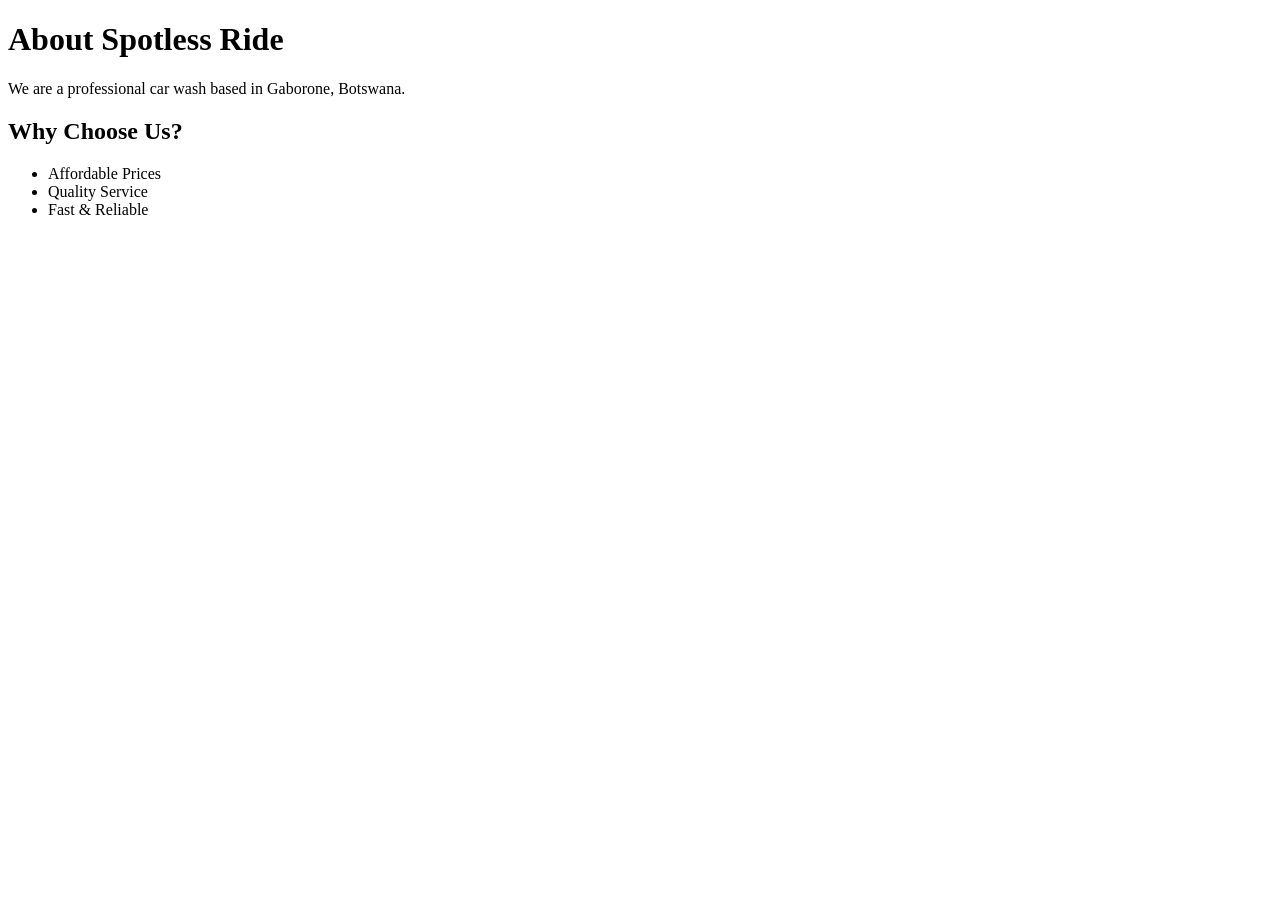
<file: about.html>
<!DOCTYPE html>
<html lang="en">
<head>
<meta charset="UTF-8">
<title>About</title>
</head>

<body>

<h1>About Spotless Ride</h1>

<p>We are a professional car wash based in Gaborone, Botswana.</p>

<h2>Why Choose Us?</h2>
<ul>
<li>Affordable Prices</li>
<li>Quality Service</li>
<li>Fast & Reliable</li>
</ul>

</body>
</html>
</file>
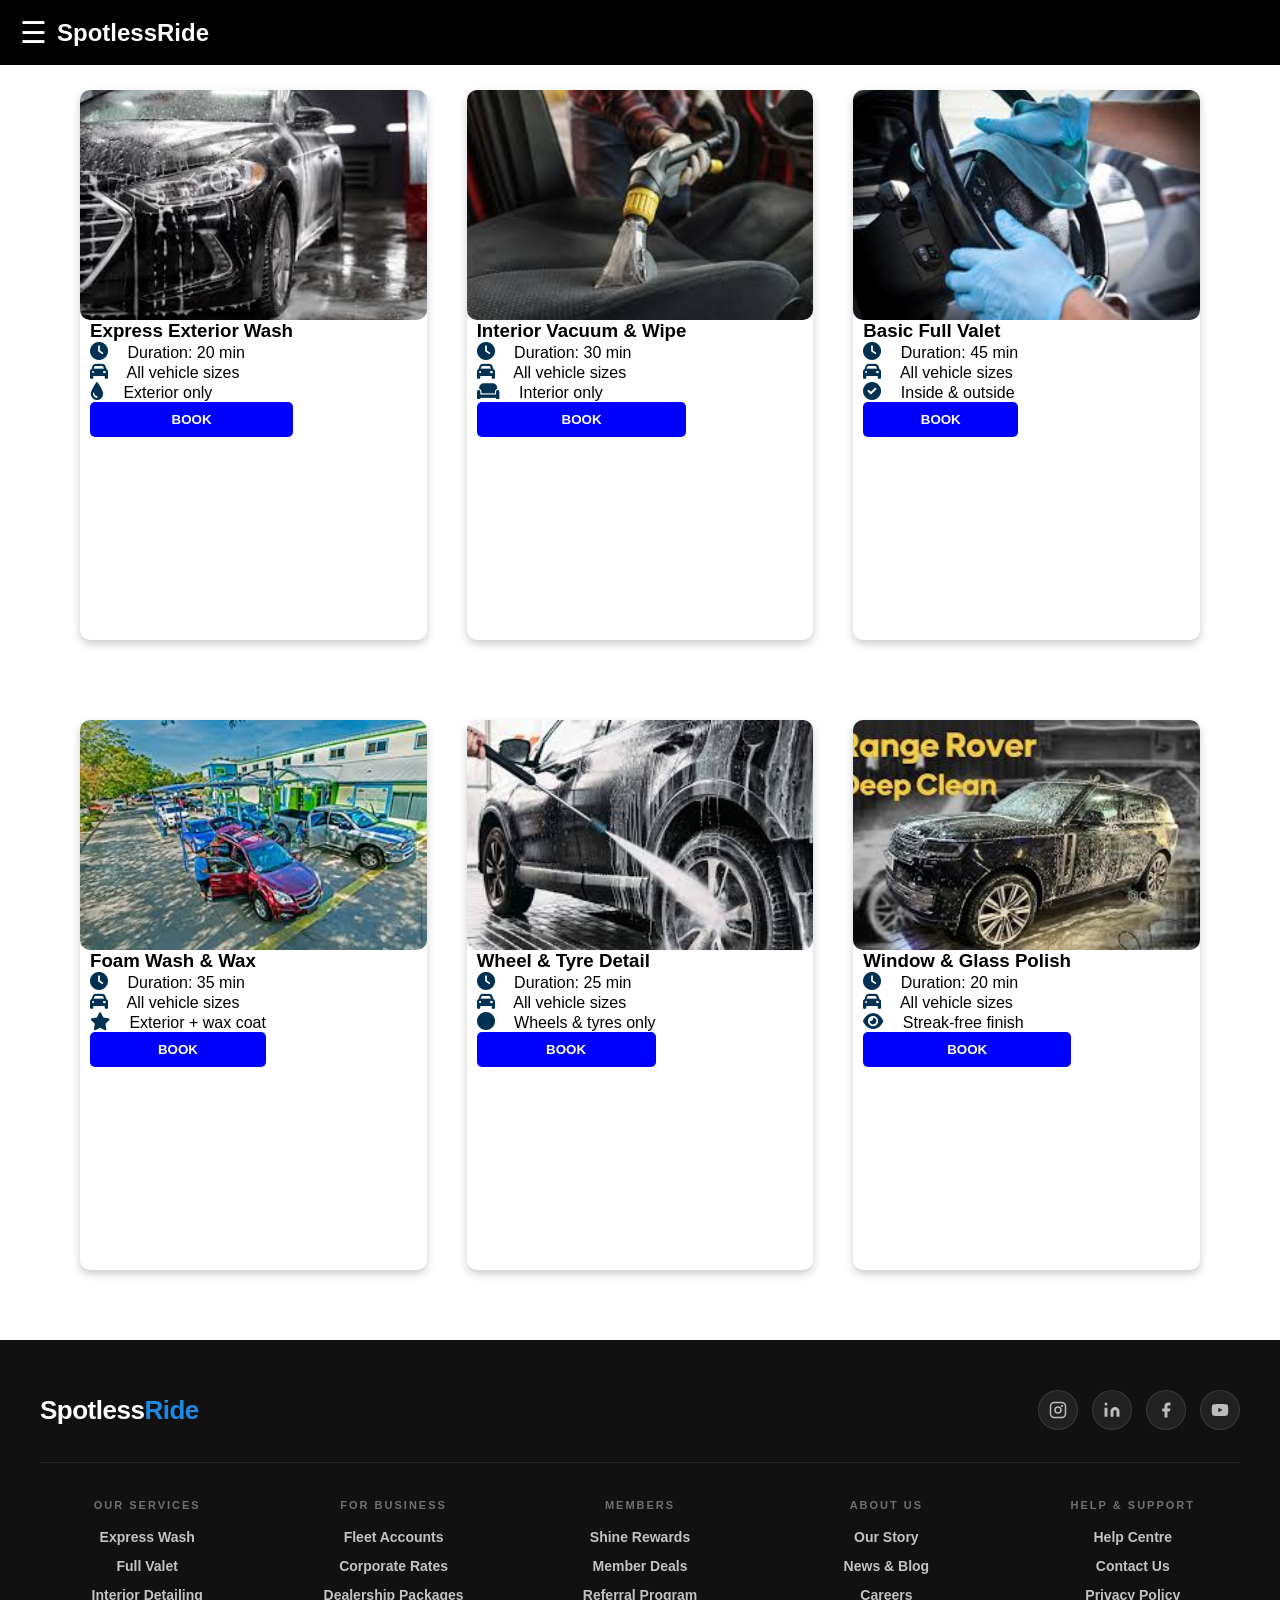
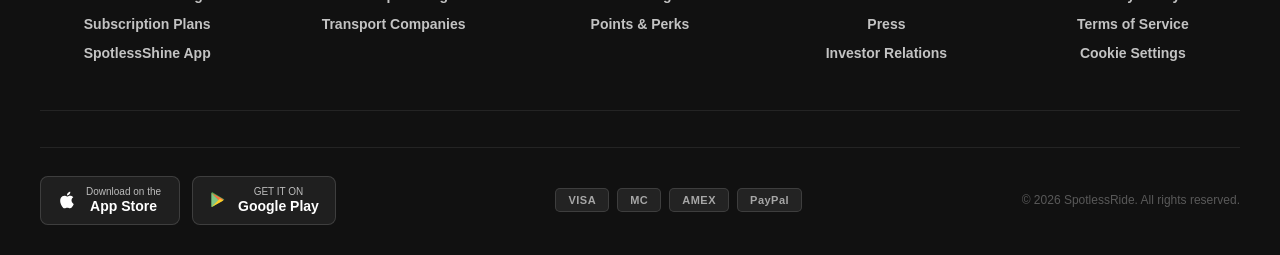
<file: City-cars.html>
<!DOCTYPE html>
<html lang="en">
<head>
    <meta charset="UTF-8">
    <meta name="viewport" content="width=device-width, initial-scale=1.0">
    <title>SpotlessRide - Wash Packages</title>
    <link rel="stylesheet" href="styles4.css">
    <link rel="stylesheet" href="styles.css">
    <link rel="stylesheet" href="https://cdnjs.cloudflare.com/ajax/libs/font-awesome/6.0.0-beta3/css/all.min.css">
    <script defer src="script.js"></script>
</head>
<header>
    <div class="header-left">
        <span class="menu-icon" onclick="toggleNav()">&#9776;</span>
        <a href="index.html" style="text-decoration: none;">
            <h1 style="font-size: 24px; font-weight: bold; color: white;">SpotlessRide</h1>
        </a>
    </div>
</header>
<nav id="navbar" class="navbar">
    <a href="index.html"><i class="fas fa-home"></i> Home</a>
    <a href="Vehicles.HTML"><i class="fas fa-images"></i> Gallery</a>
    <a href="About-Us.Html"><i class="fas fa-info-circle"></i> About Us</a>
    <a href="services.html"><i class="fas fa-soap"></i> Services</a>
    <a href="Contact Us.html"><i class="fas fa-envelope"></i> Contact</a>
</nav>
<body>

<main>
    <section class="catalog-wrapper">
        <div class="catalog-item">
            <div class="catalog-image">
                <img src="black car.jpg" alt="Express Exterior Wash">
            </div>
            <div class="catalog-content">
                <h3>Express Exterior Wash</h3>
                <p><i class="fas fa-clock"></i> Duration: 20 min</p>
                <p><i class="fas fa-car"></i> All vehicle sizes</p>
                <p><i class="fas fa-tint"></i> Exterior only</p>
                <a href="MiniCooper.html"><button class="details-button">BOOK</button></a>
            </div>
        </div>

        <div class="catalog-item">
            <div class="catalog-image">
                <img src="seat wash.jpg" alt="Interior Vacuum & Wipe">
            </div>
            <div class="catalog-content">
                <h3>Interior Vacuum & Wipe</h3>
                <p><i class="fas fa-clock"></i> Duration: 30 min</p>
                <p><i class="fas fa-car"></i> All vehicle sizes</p>
                <p><i class="fas fa-couch"></i> Interior only</p>
                <a href="Honda Fit.HTML"><button class="details-button">BOOK</button></a>
            </div>
        </div>

        <div class="catalog-item">
            <div class="catalog-image">
                <img src="inside wash.jpg" alt="Basic Full Valet">
            </div>
            <div class="catalog-content">
                <h3>Basic Full Valet</h3>
                <p><i class="fas fa-clock"></i> Duration: 45 min</p>
                <p><i class="fas fa-car"></i> All vehicle sizes</p>
                <p><i class="fas fa-check-circle"></i> Inside & outside</p>
                <a href="Toyota.html"><button class="details-button">BOOK</button></a>
            </div>
        </div>
    </section>

    <section class="catalog-wrapper">
        <div class="catalog-item">
            <div class="catalog-image">
                <img src="cars in line.jpg" alt="Foam Wash & Wax">
            </div>
            <div class="catalog-content">
                <h3>Foam Wash & Wax</h3>
                <p><i class="fas fa-clock"></i> Duration: 35 min</p>
                <p><i class="fas fa-car"></i> All vehicle sizes</p>
                <p><i class="fas fa-star"></i> Exterior + wax coat</p>
                <a href="GTI.html"><button class="details-button">BOOK</button></a>
            </div>
        </div>

        <div class="catalog-item">
            <div class="catalog-image">
                <img src="tirewash.jpg" alt="Wheel & Tyre Detail">
            </div>
            <div class="catalog-content">
                <h3>Wheel & Tyre Detail</h3>
                <p><i class="fas fa-clock"></i> Duration: 25 min</p>
                <p><i class="fas fa-car"></i> All vehicle sizes</p>
                <p><i class="fas fa-circle"></i> Wheels & tyres only</p>
                <a href="HYUNDIA.HTML"><button class="details-button">BOOK</button></a>
            </div>
        </div>

        <div class="catalog-item">
            <div class="catalog-image">
                <img src="range rover wash.jpg" alt="Window & Glass Polish">
            </div>
            <div class="catalog-content">
                <h3>Window & Glass Polish</h3>
                <p><i class="fas fa-clock"></i> Duration: 20 min</p>
                <p><i class="fas fa-car"></i> All vehicle sizes</p>
                <p><i class="fas fa-eye"></i> Streak-free finish</p>
                <a href="fordfiesta.html"><button class="details-button">BOOK</button></a>
            </div>
        </div>
    </section>
</main>

<footer class="site-footer">

  <div class="footer-topbar">
    <div class="footer-logo">Spotless<span>Ride</span></div>
    <div class="footer-socials">
      <a href="#" aria-label="Instagram">
        <svg viewBox="0 0 24 24" fill="none" stroke="currentColor" stroke-width="2" stroke-linecap="round" stroke-linejoin="round"><rect x="2" y="2" width="20" height="20" rx="5"/><circle cx="12" cy="12" r="4"/><circle cx="17.5" cy="6.5" r="0.5" fill="currentColor"/></svg>
      </a>
      <a href="#" aria-label="LinkedIn">
        <svg viewBox="0 0 24 24" fill="currentColor"><path d="M16 8a6 6 0 0 1 6 6v7h-4v-7a2 2 0 0 0-2-2 2 2 0 0 0-2 2v7h-4v-7a6 6 0 0 1 6-6z"/><rect x="2" y="9" width="4" height="12"/><circle cx="4" cy="4" r="2"/></svg>
      </a>
      <a href="#" aria-label="Facebook">
        <svg viewBox="0 0 24 24" fill="currentColor"><path d="M18 2h-3a5 5 0 0 0-5 5v3H7v4h3v8h4v-8h3l1-4h-4V7a1 1 0 0 1 1-1h3z"/></svg>
      </a>
      <a href="#" aria-label="YouTube">
        <svg viewBox="0 0 24 24" fill="currentColor"><path d="M22.54 6.42a2.78 2.78 0 0 0-1.95-1.96C18.88 4 12 4 12 4s-6.88 0-8.59.46A2.78 2.78 0 0 0 1.46 6.42 29 29 0 0 0 1 12a29 29 0 0 0 .46 5.58a2.78 2.78 0 0 0 1.95 1.96C5.12 20 12 20 12 20s6.88 0 8.59-.46a2.78 2.78 0 0 0 1.95-1.96A29 29 0 0 0 23 12a29 29 0 0 0-.46-5.58zM9.75 15.02V8.98L15.5 12l-5.75 3.02z"/></svg>
      </a>
    </div>
  </div>

  <div class="footer-divider"></div>

  <div class="footer-cols">
    <div class="footer-col">
      <h4>Our Services</h4>
      <a href="#">Express Wash</a>
      <a href="#">Full Valet</a>
      <a href="#">Interior Detailing</a>
      <a href="#">Subscription Plans</a>
      <a href="#">SpotlessShine App</a>
    </div>
    <div class="footer-col">
      <h4>For Business</h4>
      <a href="#">Fleet Accounts</a>
      <a href="#">Corporate Rates</a>
      <a href="#">Dealership Packages</a>
      <a href="#">Transport Companies</a>
    </div>
    <div class="footer-col">
      <h4>Members</h4>
      <a href="#">Shine Rewards</a>
      <a href="#">Member Deals</a>
      <a href="#">Referral Program</a>
      <a href="#">Points &amp; Perks</a>
    </div>
    <div class="footer-col">
      <h4>About Us</h4>
      <a href="#">Our Story</a>
      <a href="#">News &amp; Blog</a>
      <a href="#">Careers</a>
      <a href="#">Press</a>
      <a href="#">Investor Relations</a>
    </div>
    <div class="footer-col">
      <h4>Help &amp; Support</h4>
      <a href="#">Help Centre</a>
      <a href="#">Contact Us</a>
      <a href="#">Privacy Policy</a>
      <a href="#">Terms of Service</a>
      <a href="#">Cookie Settings</a>
    </div>
  </div>

  <div class="footer-divider"></div>

  <div class="footer-bottom">
    <div class="footer-store-btns">
      <a href="#" class="f-store-btn">
        <svg viewBox="0 0 24 24" fill="currentColor" width="20" height="20"><path d="M18.71 19.5c-.83 1.24-1.71 2.45-3.05 2.47-1.34.03-1.77-.79-3.29-.79-1.53 0-2 .77-3.27.82-1.31.05-2.3-1.32-3.14-2.53C4.25 17 2.94 12.45 4.7 9.39c.87-1.52 2.43-2.48 4.12-2.51 1.28-.02 2.5.87 3.29.87.78 0 2.26-1.07 3.8-.91.65.03 2.47.26 3.64 1.98-.09.06-2.17 1.28-2.15 3.81.03 3.02 2.65 4.03 2.68 4.04-.03.07-.42 1.44-1.38 2.83M13 3.5c.73-.83 1.94-1.46 2.94-1.5.13 1.17-.34 2.35-1.04 3.19-.69.85-1.83 1.51-2.95 1.42-.15-1.15.41-2.35 1.05-3.11z"/></svg>
        <span><small>Download on the</small>App Store</span>
      </a>
      <a href="#" class="f-store-btn">
        <svg viewBox="0 0 24 24" fill="none" width="20" height="20"><path d="M3 20.5v-17c0-.83 1-.83 1.5-.5l14 8.5-14 8.5c-.5.33-1.5.33-1.5-.5z" fill="#4CAF50"/><path d="M3 3.5l10 10L3 20.5V3.5z" fill="#81C784"/><path d="M17.5 11.5l-4.5 2-10-10 14.5 8z" fill="#FF7043"/><path d="M17.5 12.5L3 20.5l10-10 4.5 2z" fill="#FFCA28"/></svg>
        <span><small>GET IT ON</small>Google Play</span>
      </a>
    </div>
    <div class="footer-pay">
      <span>VISA</span>
      <span>MC</span>
      <span>AMEX</span>
      <span>PayPal</span>
    </div>
    <p class="footer-copy">&copy; 2026 SpotlessRide. All rights reserved.</p>
  </div>

</footer>

</body>
</html>
</file>
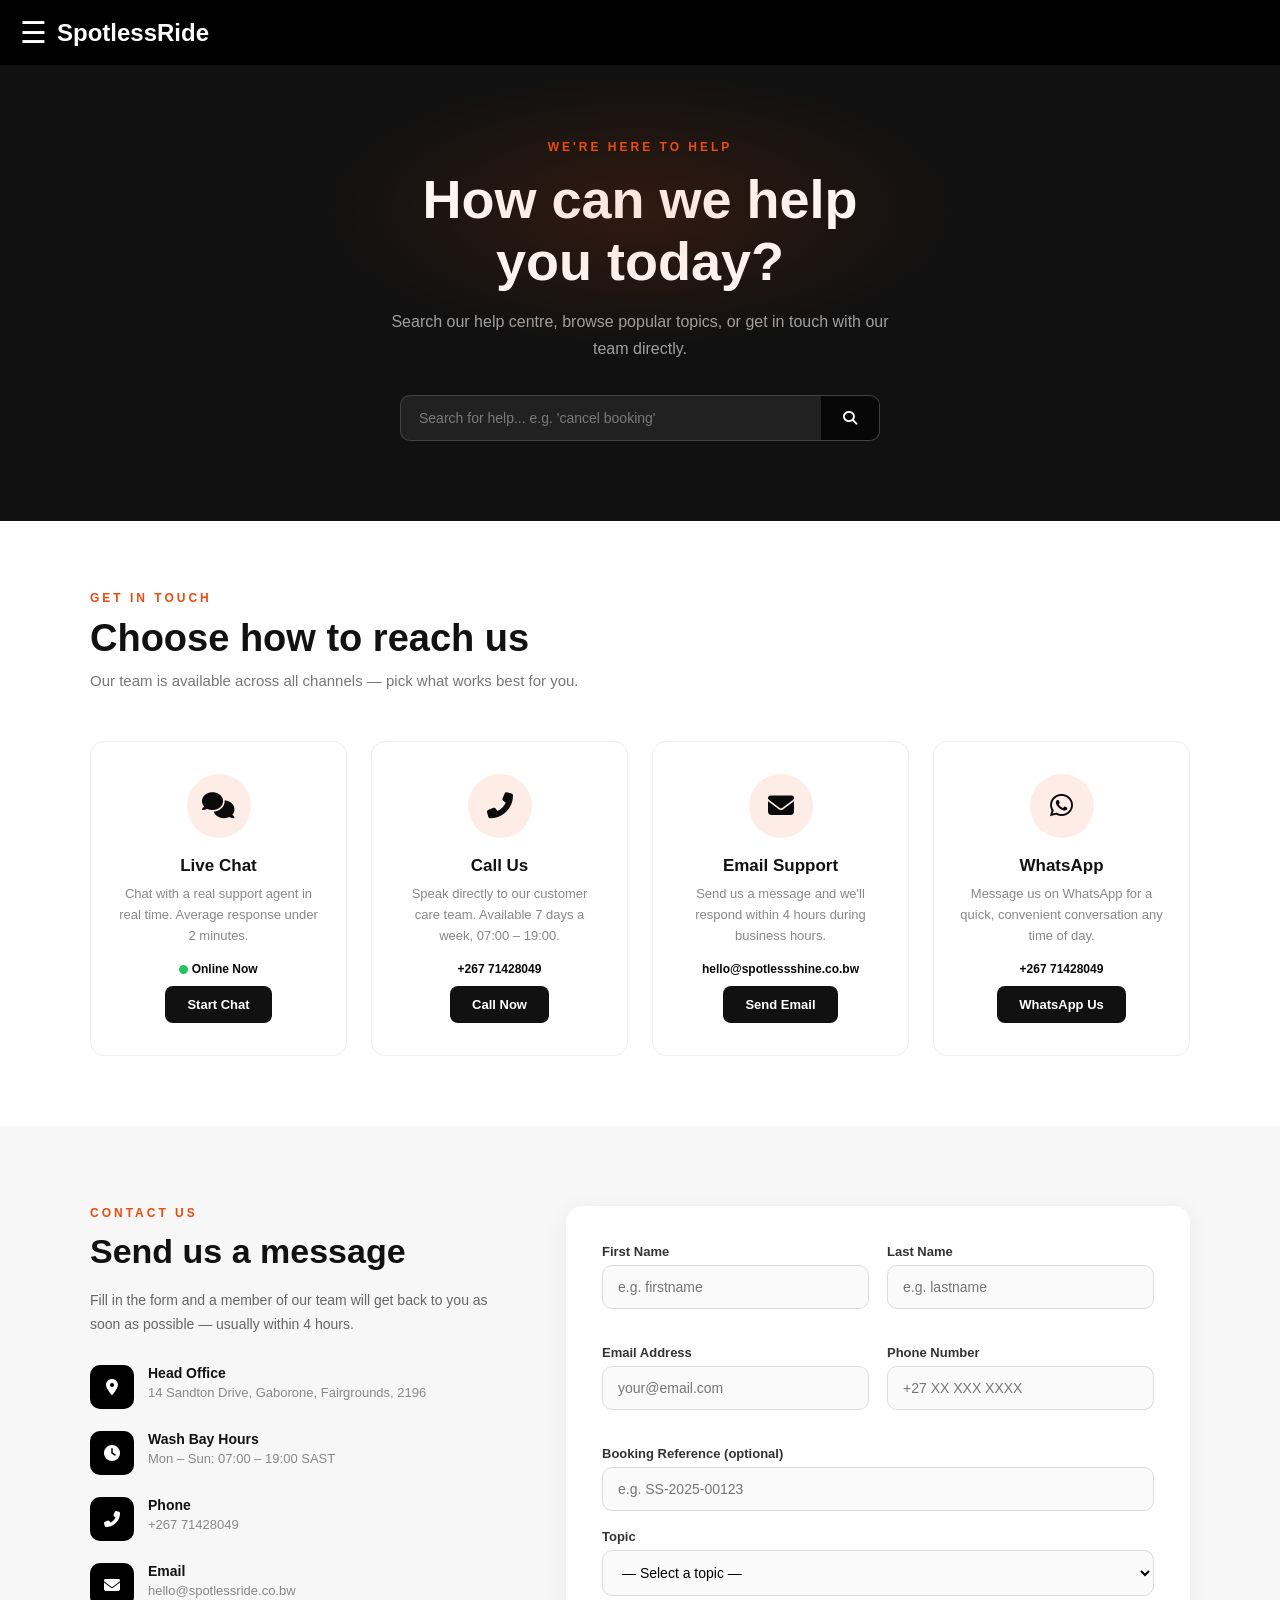
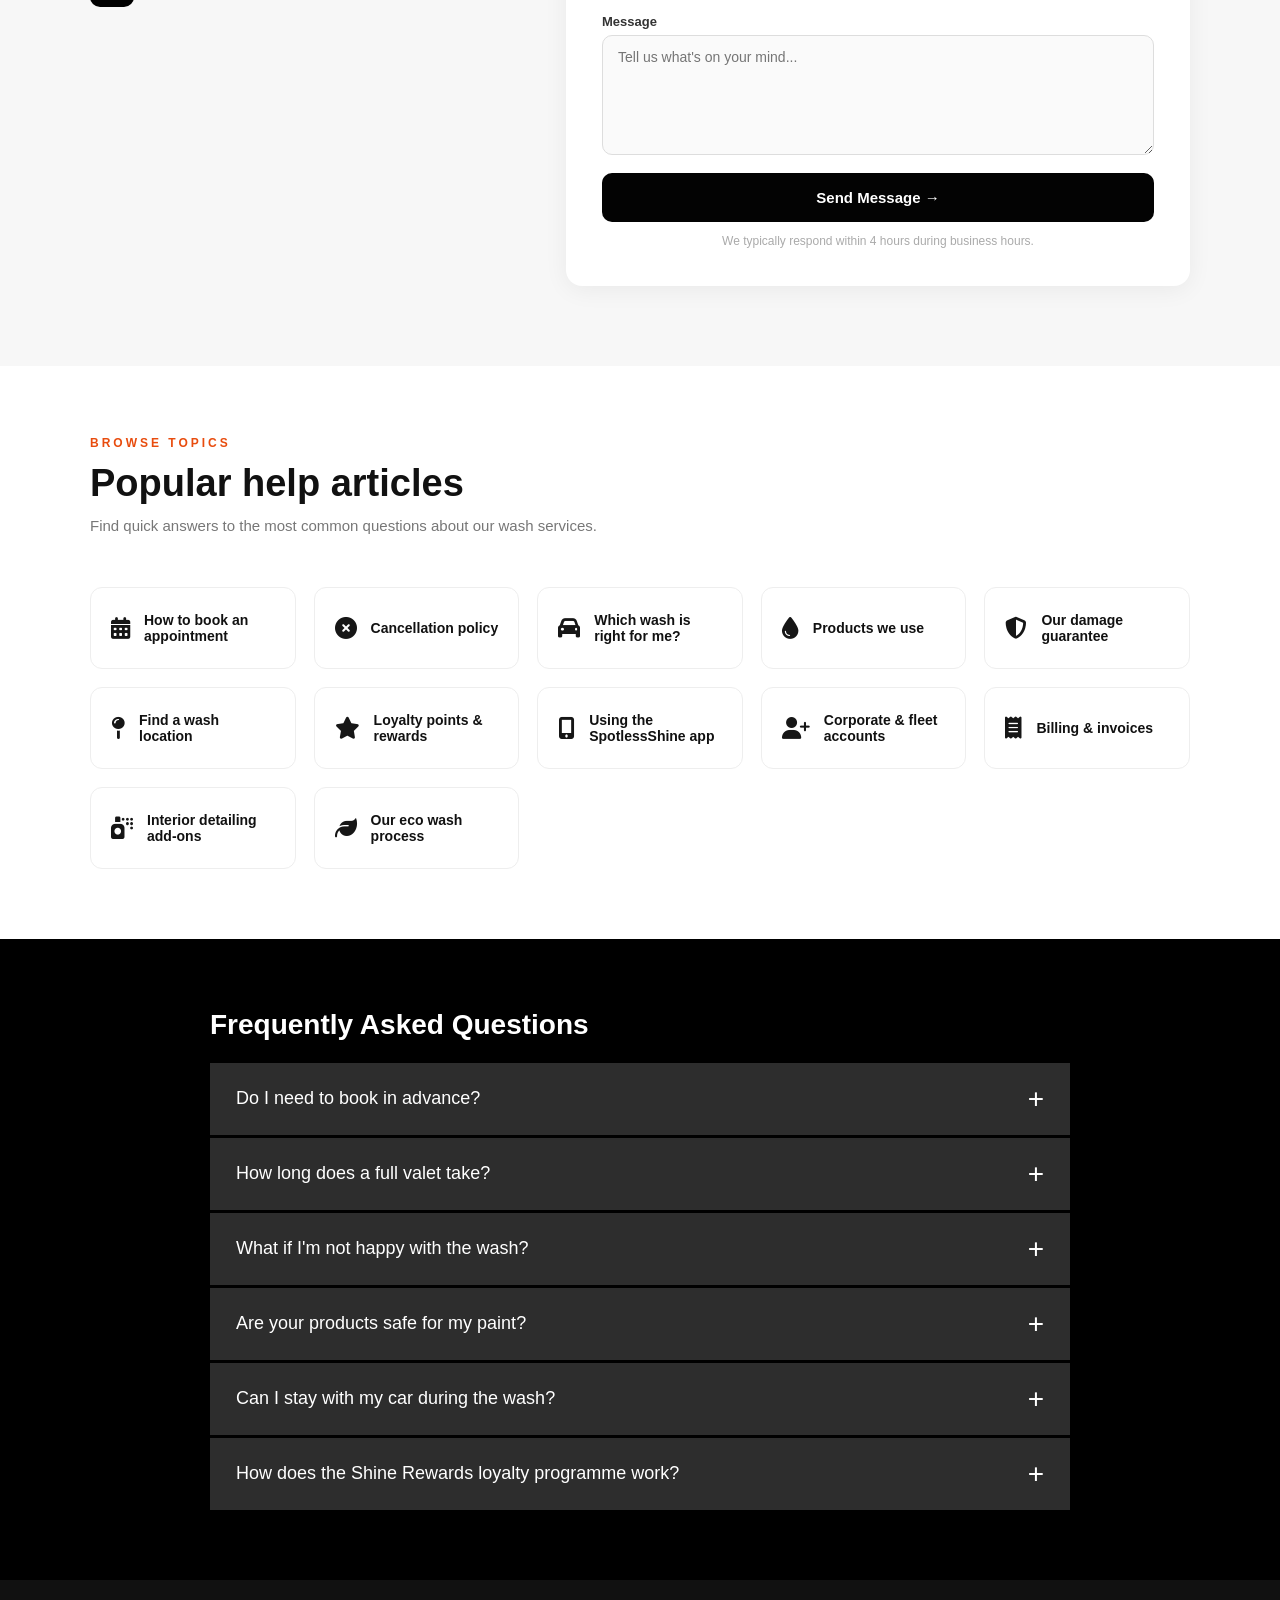
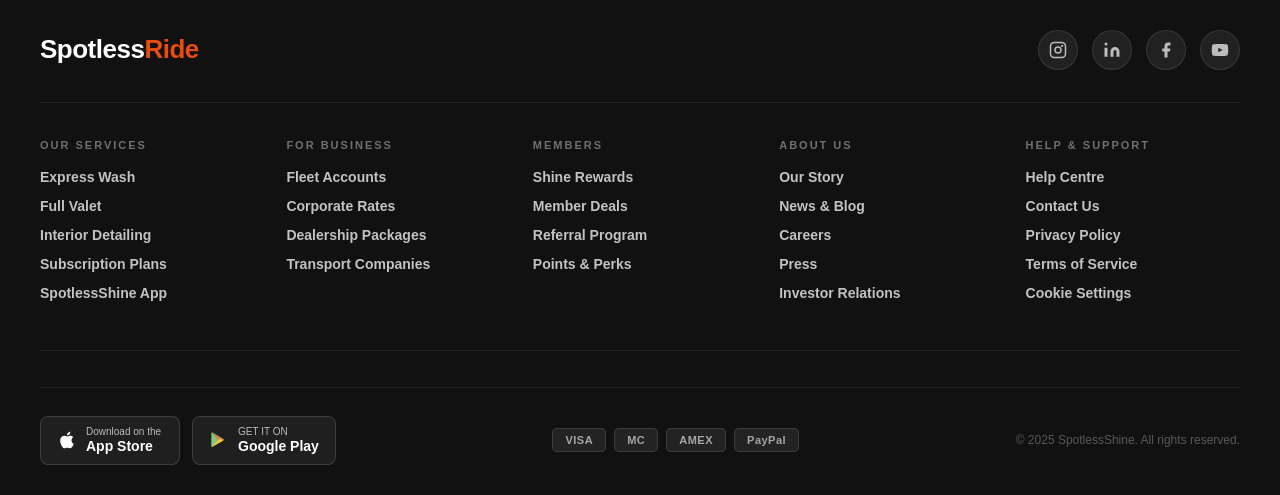
<file: Contact Us.html>
<!DOCTYPE html>
<html lang="en">
<head>
    <meta charset="UTF-8">
    <meta name="viewport" content="width=device-width, initial-scale=1.0">
    <title>Customer Service - SpotlessRide</title>
    <link rel="stylesheet" href="https://cdnjs.cloudflare.com/ajax/libs/font-awesome/6.5.1/css/all.min.css">
    <style>
        * { margin:0; padding:0; box-sizing:border-box; font-family:Arial,sans-serif; }

        header { background-color:black; color:white; padding:15px 20px; display:flex; justify-content:space-between; align-items:center; position:fixed; top:0;left:0; width:100%; z-index:1000; }
        .header-left { display:flex; align-items:center; }
        .menu-icon { font-size:30px; cursor:pointer; color:white; margin-right:10px; }

        .navbar { position:fixed; top:60px; left:0; width:100%; height:calc(100vh - 60px); background-color:rgba(0,0,0,0.95); transition:transform 0.5s ease-in-out; transform:translateY(-100%); z-index:999; display:flex; flex-direction:column; align-items:flex-start; justify-content:flex-start; padding:20px; }
        .navbar.active { transform:translateY(0); }
        .navbar a { display:flex; align-items:center; padding:15px 20px; text-decoration:none; font-size:24px; color:white; width:100%; transition:background 0.3s ease, color 0.3s ease; border-bottom:1px solid rgba(255,255,255,0.2); }
        .navbar a:hover { background:rgba(255,255,255,0.2); color:#b0c4de; }
        .navbar a:last-child { border-bottom:none; }
        .navbar a i { margin-right:10px; }

        .page-hero { margin-top:60px; background:#111; padding:80px 40px; text-align:center; color:white; position:relative; overflow:hidden; }
        .page-hero::before { content:''; position:absolute; top:0; left:50%; transform:translateX(-50%); width:700px; height:300px; background:radial-gradient(ellipse, rgba(232,76,14,0.15) 0%, transparent 65%); pointer-events:none; }
        .page-hero-tag { font-size:12px;font-weight:700;text-transform:uppercase;letter-spacing:3px;color:#e84c0e;margin-bottom:14px;display:block; }
        .page-hero h1 { font-size:clamp(32px,5vw,54px); font-weight:900; line-height:1.15; margin-bottom:16px; }
        .page-hero p { font-size:16px; color:rgba(255,255,255,0.6); max-width:500px; margin:0 auto 32px; line-height:1.7; }
        .hero-search { display:flex; max-width:480px; margin:0 auto; background:rgba(255,255,255,0.07); border:1px solid rgba(255,255,255,0.15); border-radius:10px; overflow:hidden; }
        .hero-search input { flex:1; background:none; border:none; outline:none; color:#fff; font-size:14px; padding:14px 18px; }
        .hero-search input::placeholder { color:rgba(255,255,255,0.4); }
        .hero-search button { background:#070707; border:none; color:#fff; padding:0 22px; cursor:pointer; font-weight:700; font-size:14px; transition:background 0.2s; }
        .hero-search button:hover { background:#e84c0e; }

        .channels-section { background:#fff; padding:70px 40px; }
        .channels-inner { max-width:1100px; margin:0 auto; }
        .section-label { font-size:12px;font-weight:700;text-transform:uppercase;letter-spacing:3px;color:#e84c0e;display:block;margin-bottom:12px; }
        .section-heading { font-size:clamp(26px,3.5vw,38px); font-weight:900; color:#111; margin-bottom:8px; }
        .section-sub { font-size:15px;color:#777;margin-bottom:48px;max-width:520px;line-height:1.7; }
        .channels-grid { display:grid; grid-template-columns:repeat(auto-fit,minmax(220px,1fr)); gap:24px; }
        .channel-card { border:1px solid #eee; border-radius:14px; padding:32px 26px; text-align:center; transition:box-shadow 0.3s, transform 0.3s; cursor:pointer; }
        .channel-card:hover { box-shadow:0 12px 36px rgba(0,0,0,0.09); transform:translateY(-5px); }
        .channel-icon { width:64px; height:64px; border-radius:50%; background:rgba(232,76,14,0.1); display:flex; align-items:center; justify-content:center; margin:0 auto 18px; }
        .channel-icon i { font-size:26px; color:#0a0a0a; }
        .channel-card h3 { font-size:17px; font-weight:800; color:#111; margin-bottom:8px; }
        .channel-card p { font-size:13px; color:#888; line-height:1.6; margin-bottom:16px; }
        .channel-badge { font-size:12px; font-weight:700; color:#080808; }
        .channel-btn { display:inline-block; background:#111; color:#fff; padding:11px 22px; border-radius:8px; text-decoration:none; font-size:13px; font-weight:700; transition:background 0.2s; margin-top:10px; }
        .channel-btn:hover { background:#e84c0e; }

        .form-section { background:#f7f7f7; padding:80px 40px; }
        .form-inner { max-width:1100px; margin:0 auto; display:grid; grid-template-columns:1fr 1.5fr; gap:60px; align-items:start; }
        .form-info h2 { font-size:clamp(24px,3vw,34px); font-weight:900; color:#111; margin-bottom:18px; }
        .form-info p { font-size:14px; color:#666; line-height:1.7; margin-bottom:28px; }
        .form-info-item { display:flex; align-items:flex-start; gap:14px; margin-bottom:22px; }
        .fii-icon { width:44px; height:44px; background:#000; border-radius:10px; display:flex; align-items:center; justify-content:center; flex-shrink:0; }
        .fii-icon i { color:#fff; font-size:16px; }
        .fii-text strong { font-size:14px; color:#111; display:block; margin-bottom:2px; }
        .fii-text span { font-size:13px; color:#888; }

        .contact-form { background:#fff; border-radius:16px; padding:38px 36px; box-shadow:0 4px 24px rgba(0,0,0,0.06); }
        .form-row-grid { display:grid; grid-template-columns:1fr 1fr; gap:18px; margin-bottom:18px; }
        .form-field { display:flex; flex-direction:column; margin-bottom:18px; }
        .form-field label { font-size:13px; font-weight:700; color:#333; margin-bottom:6px; }
        .form-field input,.form-field select,.form-field textarea { padding:13px 15px; border:1px solid #ddd; border-radius:10px; font-size:14px; font-family:Arial,sans-serif; outline:none; transition:border-color 0.2s; background:#fafafa; }
        .form-field input:focus,.form-field select:focus,.form-field textarea:focus { border-color:#0c0c0c; background:#fff; }
        .form-field textarea { resize:vertical; min-height:120px; }
        .form-submit { width:100%; background:#030303; color:#fff; border:none; padding:16px; border-radius:10px; font-size:15px; font-weight:700; cursor:pointer; transition:background 0.2s; }
        .form-submit:hover { background:#e84c0e; }
        .form-note { font-size:12px; color:#aaa; text-align:center; margin-top:12px; }

        .help-section { background:#fff; padding:70px 40px; }
        .help-inner { max-width:1100px; margin:0 auto; }
        .help-grid { display:grid; grid-template-columns:repeat(auto-fit,minmax(200px,1fr)); gap:18px; }
        .help-tile { border:1px solid #eee; border-radius:12px; padding:24px 20px; display:flex; align-items:center; gap:14px; text-decoration:none; color:#111; transition:border-color 0.2s, box-shadow 0.2s; }
        .help-tile:hover { border-color:#0f0f0f; box-shadow:0 6px 20px rgba(232,76,14,0.1); }
        .help-tile-icon { font-size:22px; color:#161616; flex-shrink:0; }
        .help-tile span { font-size:14px; font-weight:700; color:#111; }

        .faq2-section { background:#000; padding:70px 20px; }
        .faq2-inner { max-width:860px; margin:0 auto; }
        .faq2-heading { font-size:28px; font-weight:900; color:#fff; margin:0 0 22px; }
        .faq2-list { display:flex; flex-direction:column; gap:3px; }
        .faq2-item { background:#2d2d2d; overflow:hidden; transition:background 0.2s; }
        .faq2-item:hover { background:#3a3a3a; }
        .faq2-q { width:100%;background:none;border:none;display:flex;align-items:center;justify-content:space-between;padding:22px 26px;font-size:18px;font-weight:500;color:#fff;cursor:pointer;font-family:Arial,sans-serif;text-align:left;gap:20px;transition:color 0.2s; }
        .faq2-q:hover { color:#e84c0e; }
        .faq2-icon { font-size:28px;font-weight:300;color:#fff;line-height:1;flex-shrink:0;transition:transform 0.35s ease, color 0.2s;display:inline-block; }
        .faq2-q.open .faq2-icon { transform:rotate(45deg); color:#e84c0e; }
        .faq2-a { max-height:0; overflow:hidden; transition:max-height 0.4s ease, padding 0.3s ease; padding:0 26px; }
        .faq2-a.open { max-height:300px; padding:0 26px 22px; }
        .faq2-a p { font-size:16px;color:rgba(255,255,255,0.75);line-height:1.7;margin:0;border-top:1px solid rgba(255,255,255,0.08);padding-top:18px; }

        .site-footer { background:#111; color:rgba(255,255,255,0.65); padding:50px 40px 30px; font-size:14px; }
        .footer-topbar { display:flex; align-items:center; justify-content:space-between; margin-bottom:32px; }
        .footer-logo { font-size:26px; font-weight:900; color:#fff; letter-spacing:-0.5px; }
        .footer-logo span { color:#e84c0e; }
        .footer-socials { display:flex; gap:14px; }
        .footer-socials a { width:40px;height:40px;border-radius:50%;background:rgba(255,255,255,0.07);border:1px solid rgba(255,255,255,0.1);display:flex;align-items:center;justify-content:center;color:rgba(255,255,255,0.7);transition:0.2s;text-decoration:none; }
        .footer-socials a svg { width:18px;height:18px; }
        .footer-socials a:hover { background:#e84c0e;border-color:#e84c0e;color:#fff; }
        .footer-divider { border:none;border-top:1px solid rgba(255,255,255,0.08);margin:0 0 36px; }
        .footer-cols { display:grid;grid-template-columns:repeat(auto-fit,minmax(160px,1fr));gap:32px;margin-bottom:36px; }
        .footer-col h4 { font-size:11px;font-weight:700;text-transform:uppercase;letter-spacing:2px;color:rgba(255,255,255,0.4);margin:0 0 18px; }
        .footer-col a { display:block;color:rgba(255,255,255,0.75);text-decoration:none;font-size:14px;font-weight:600;margin-bottom:13px;transition:color 0.2s; }
        .footer-col a:hover { color:#e84c0e; }
        .footer-bottom { display:flex;align-items:center;justify-content:space-between;flex-wrap:wrap;gap:18px;padding-top:28px;border-top:1px solid rgba(255,255,255,0.08); }
        .footer-store-btns { display:flex;gap:12px;flex-wrap:wrap; }
        .f-store-btn { display:flex;align-items:center;gap:9px;background:rgba(255,255,255,0.06);border:1px solid rgba(255,255,255,0.14);border-radius:8px;padding:9px 16px;color:#fff;text-decoration:none;transition:0.2s;min-width:140px; }
        .f-store-btn:hover { background:#e84c0e;border-color:#e84c0e; }
        .f-store-btn span { display:flex;flex-direction:column;font-size:14px;font-weight:700;line-height:1.2;color:#fff; }
        .f-store-btn small { font-size:10px;font-weight:400;opacity:0.7; }
        .footer-pay { display:flex;gap:8px;flex-wrap:wrap;align-items:center; }
        .footer-pay span { background:rgba(255,255,255,0.08);border:1px solid rgba(255,255,255,0.12);border-radius:5px;padding:5px 12px;font-size:11px;font-weight:700;color:rgba(255,255,255,0.6);letter-spacing:0.5px; }
        .footer-copy { font-size:12px;color:rgba(255,255,255,0.3);margin:0; }

        .toast { position:fixed; bottom:30px; right:30px; background:#111; color:#fff; padding:16px 24px; border-radius:10px; font-size:14px; font-weight:700; border-left:4px solid #e84c0e; opacity:0; transform:translateY(20px); transition:opacity 0.4s, transform 0.4s; z-index:9999; pointer-events:none; }
        .toast.show { opacity:1; transform:translateY(0); }

        @media (max-width:768px) {
            .form-inner { grid-template-columns:1fr; gap:32px; }
            .form-row-grid { grid-template-columns:1fr; }
            .channels-section,.form-section,.help-section { padding:50px 20px; }
            .page-hero { padding:60px 20px; }
            .footer-cols { grid-template-columns:1fr 1fr; }
            .footer-topbar,.footer-bottom { flex-direction:column; align-items:flex-start; gap:18px; }
        }
    </style>
</head>

<header>
    <div class="header-left">
        <span class="menu-icon" onclick="toggleNav()">&#9776;</span>
        <a href="index.html" style="text-decoration:none;">
            <h1 style="font-size:24px;font-weight:bold;color:white;">SpotlessRide</h1>
        </a>
    </div>
</header>

<nav id="navbar" class="navbar">
    <a href="index.html"><i class="fas fa-home"></i> Home</a>
    <a href="Vehicles.HTML"><i class="fas fa-images"></i> Gallery</a>
    <a href="About-Us.html"><i class="fas fa-info-circle"></i> About Us</a>
    <a href="services.html"><i class="fas fa-soap"></i> Services</a>
    <a href="Contact Us.html"><i class="fas fa-envelope"></i> Contact</a>
</nav>

<body>

<section class="page-hero">
    <span class="page-hero-tag">We're Here to Help</span>
    <h1>How can we help<br>you today?</h1>
    <p>Search our help centre, browse popular topics, or get in touch with our team directly.</p>
    <div class="hero-search">
        <input type="text" placeholder="Search for help... e.g. 'cancel booking'" id="helpSearch">
        <button onclick="handleSearch()"><i class="fas fa-search"></i></button>
    </div>
</section>

<section class="channels-section">
    <div class="channels-inner">
        <span class="section-label">Get In Touch</span>
        <h2 class="section-heading">Choose how to reach us</h2>
        <p class="section-sub">Our team is available across all channels — pick what works best for you.</p>
        <div class="channels-grid">
            <div class="channel-card">
                <div class="channel-icon"><i class="fas fa-comments"></i></div>
                <h3>Live Chat</h3>
                <p>Chat with a real support agent in real time. Average response under 2 minutes.</p>
                <div class="channel-badge"><i class="fas fa-circle" style="font-size:9px;color:#22c55e;"></i> Online Now</div>
                <a href="#" class="channel-btn">Start Chat</a>
            </div>
            <div class="channel-card">
                <div class="channel-icon"><i class="fas fa-phone-alt"></i></div>
                <h3>Call Us</h3>
                <p>Speak directly to our customer care team. Available 7 days a week, 07:00 – 19:00.</p>
                <div class="channel-badge">+267 71428049</div>
                <a href="tel:+27110001234" class="channel-btn">Call Now</a>
            </div>
            <div class="channel-card">
                <div class="channel-icon"><i class="fas fa-envelope"></i></div>
                <h3>Email Support</h3>
                <p>Send us a message and we'll respond within 4 hours during business hours.</p>
                <div class="channel-badge">hello@spotlessshine.co.bw</div>
                <a href="#contactForm" class="channel-btn">Send Email</a>
            </div>
            <div class="channel-card">
                <div class="channel-icon"><i class="fab fa-whatsapp"></i></div>
                <h3>WhatsApp</h3>
                <p>Message us on WhatsApp for a quick, convenient conversation any time of day.</p>
                <div class="channel-badge">+267 71428049</div>
                <a href="#" class="channel-btn">WhatsApp Us</a>
            </div>
        </div>
    </div>
</section>

<section class="form-section" id="contactForm">
    <div class="form-inner">
        <div class="form-info">
            <span class="section-label">Contact Us</span>
            <h2>Send us a message</h2>
            <p>Fill in the form and a member of our team will get back to you as soon as possible — usually within 4 hours.</p>
            <div class="form-info-item">
                <div class="fii-icon"><i class="fas fa-map-marker-alt"></i></div>
                <div class="fii-text">
                    <strong>Head Office</strong>
                    <span>14 Sandton Drive, Gaborone, Fairgrounds, 2196</span>
                </div>
            </div>
            <div class="form-info-item">
                <div class="fii-icon"><i class="fas fa-clock"></i></div>
                <div class="fii-text">
                    <strong>Wash Bay Hours</strong>
                    <span>Mon – Sun: 07:00 – 19:00 SAST</span>
                </div>
            </div>
            <div class="form-info-item">
                <div class="fii-icon"><i class="fas fa-phone-alt"></i></div>
                <div class="fii-text">
                    <strong>Phone</strong>
                    <span>+267 71428049</span>
                </div>
            </div>
            <div class="form-info-item">
                <div class="fii-icon"><i class="fas fa-envelope"></i></div>
                <div class="fii-text">
                    <strong>Email</strong>
                    <span>hello@spotlessride.co.bw</span>
                </div>
            </div>
        </div>

        <div class="contact-form">
            <div class="form-row-grid">
                <div class="form-field"><label>First Name</label><input type="text" placeholder="e.g. firstname" id="fname"></div>
                <div class="form-field"><label>Last Name</label><input type="text" placeholder="e.g. lastname" id="lname"></div>
            </div>
            <div class="form-row-grid">
                <div class="form-field"><label>Email Address</label><input type="email" placeholder="your@email.com" id="email"></div>
                <div class="form-field"><label>Phone Number</label><input type="tel" placeholder="+27 XX XXX XXXX" id="phone"></div>
            </div>
            <div class="form-field">
                <label>Booking Reference (optional)</label>
                <input type="text" placeholder="e.g. SS-2025-00123" id="bookingRef">
            </div>
            <div class="form-field">
                <label>Topic</label>
                <select id="topic">
                    <option value="">— Select a topic —</option>
                    <option>Booking / Appointment</option>
                    <option>Cancellation or Rescheduling</option>
                    <option>Billing &amp; Payments</option>
                    <option>Wash Quality Issue</option>
                    <option>Damage Claim</option>
                    <option>Loyalty Programme</option>
                    <option>Other</option>
                </select>
            </div>
            <div class="form-field"><label>Message</label><textarea placeholder="Tell us what's on your mind..." id="message"></textarea></div>
            <button class="form-submit" onclick="submitForm()">Send Message &rarr;</button>
            <p class="form-note">We typically respond within 4 hours during business hours.</p>
        </div>
    </div>
</section>

<section class="help-section">
    <div class="help-inner">
        <span class="section-label">Browse Topics</span>
        <h2 class="section-heading">Popular help articles</h2>
        <p class="section-sub">Find quick answers to the most common questions about our wash services.</p>
        <div class="help-grid">
            <a href="#" class="help-tile"><i class="fas fa-calendar-alt help-tile-icon"></i><span>How to book an appointment</span></a>
            <a href="#" class="help-tile"><i class="fas fa-times-circle help-tile-icon"></i><span>Cancellation policy</span></a>
            <a href="#" class="help-tile"><i class="fas fa-car help-tile-icon"></i><span>Which wash is right for me?</span></a>
            <a href="#" class="help-tile"><i class="fas fa-tint help-tile-icon"></i><span>Products we use</span></a>
            <a href="#" class="help-tile"><i class="fas fa-shield-alt help-tile-icon"></i><span>Our damage guarantee</span></a>
            <a href="#" class="help-tile"><i class="fas fa-map-pin help-tile-icon"></i><span>Find a wash location</span></a>
            <a href="#" class="help-tile"><i class="fas fa-star help-tile-icon"></i><span>Loyalty points &amp; rewards</span></a>
            <a href="#" class="help-tile"><i class="fas fa-mobile-alt help-tile-icon"></i><span>Using the SpotlessShine app</span></a>
            <a href="#" class="help-tile"><i class="fas fa-user-plus help-tile-icon"></i><span>Corporate &amp; fleet accounts</span></a>
            <a href="#" class="help-tile"><i class="fas fa-receipt help-tile-icon"></i><span>Billing &amp; invoices</span></a>
            <a href="#" class="help-tile"><i class="fas fa-spray-can help-tile-icon"></i><span>Interior detailing add-ons</span></a>
            <a href="#" class="help-tile"><i class="fas fa-leaf help-tile-icon"></i><span>Our eco wash process</span></a>
        </div>
    </div>
</section>

<section class="faq2-section">
    <div class="faq2-inner">
        <h2 class="faq2-heading">Frequently Asked Questions</h2>
        <div class="faq2-list">
            <div class="faq2-item">
                <button class="faq2-q" onclick="toggleFaq2(this)">Do I need to book in advance?<span class="faq2-icon">+</span></button>
                <div class="faq2-a"><p>Walk-ins are welcome, but booking in advance via our app or website guarantees your preferred time slot and can save you waiting. During peak times (weekends and public holidays) we strongly recommend booking ahead.</p></div>
            </div>
            <div class="faq2-item">
                <button class="faq2-q" onclick="toggleFaq2(this)">How long does a full valet take?<span class="faq2-icon">+</span></button>
                <div class="faq2-a"><p>An express exterior wash takes 15–25 minutes. A full valet including interior cleaning takes 1.5–3 hours depending on the vehicle size and condition. Premium detailing packages may take a full day — we'll give you an estimated time at drop-off.</p></div>
            </div>
            <div class="faq2-item">
                <button class="faq2-q" onclick="toggleFaq2(this)">What if I'm not happy with the wash?<span class="faq2-icon">+</span></button>
                <div class="faq2-a"><p>We have a 100% satisfaction guarantee. If you're not happy with any aspect of your wash, let our team know before you leave and we'll redo the affected areas immediately at no charge. Your satisfaction is non-negotiable.</p></div>
            </div>
            <div class="faq2-item">
                <button class="faq2-q" onclick="toggleFaq2(this)">Are your products safe for my paint?<span class="faq2-icon">+</span></button>
                <div class="faq2-a"><p>Absolutely. We use only pH-balanced, paint-safe cleaning products from trusted brands. Our detailers are trained to handle all paint types including ceramic coatings, vinyl wraps, and matte finishes without causing damage.</p></div>
            </div>
            <div class="faq2-item">
                <button class="faq2-q" onclick="toggleFaq2(this)">Can I stay with my car during the wash?<span class="faq2-icon">+</span></button>
                <div class="faq2-a"><p>Yes! All our locations have comfortable waiting areas with complimentary Wi-Fi, coffee, and seating. For longer services you're also welcome to drop off and collect later — just let us know at check-in.</p></div>
            </div>
            <div class="faq2-item">
                <button class="faq2-q" onclick="toggleFaq2(this)">How does the Shine Rewards loyalty programme work?<span class="faq2-icon">+</span></button>
                <div class="faq2-a"><p>Every wash earns you Shine Points. Points can be redeemed for discounts, free upgrades, or full complimentary washes. Join for free during signup and start earning from your very first visit.</p></div>
            </div>
        </div>
    </div>
</section>

<footer class="site-footer">
    <div class="footer-topbar">
        <div class="footer-logo">Spotless<span>Ride</span></div>
        <div class="footer-socials">
            <a href="#" aria-label="Instagram"><svg viewBox="0 0 24 24" fill="none" stroke="currentColor" stroke-width="2" stroke-linecap="round" stroke-linejoin="round"><rect x="2" y="2" width="20" height="20" rx="5"/><circle cx="12" cy="12" r="4"/><circle cx="17.5" cy="6.5" r="0.5" fill="currentColor"/></svg></a>
            <a href="#" aria-label="LinkedIn"><svg viewBox="0 0 24 24" fill="currentColor"><path d="M16 8a6 6 0 0 1 6 6v7h-4v-7a2 2 0 0 0-2-2 2 2 0 0 0-2 2v7h-4v-7a6 6 0 0 1 6-6z"/><rect x="2" y="9" width="4" height="12"/><circle cx="4" cy="4" r="2"/></svg></a>
            <a href="#" aria-label="Facebook"><svg viewBox="0 0 24 24" fill="currentColor"><path d="M18 2h-3a5 5 0 0 0-5 5v3H7v4h3v8h4v-8h3l1-4h-4V7a1 1 0 0 1 1-1h3z"/></svg></a>
            <a href="#" aria-label="YouTube"><svg viewBox="0 0 24 24" fill="currentColor"><path d="M22.54 6.42a2.78 2.78 0 0 0-1.95-1.96C18.88 4 12 4 12 4s-6.88 0-8.59.46A2.78 2.78 0 0 0 1.46 6.42 29 29 0 0 0 1 12a29 29 0 0 0 .46 5.58a2.78 2.78 0 0 0 1.95 1.96C5.12 20 12 20 12 20s6.88 0 8.59-.46a2.78 2.78 0 0 0 1.95-1.96A29 29 0 0 0 23 12a29 29 0 0 0-.46-5.58zM9.75 15.02V8.98L15.5 12l-5.75 3.02z"/></svg></a>
        </div>
    </div>
    <div class="footer-divider"></div>
    <div class="footer-cols">
        <div class="footer-col"><h4>Our Services</h4><a href="#">Express Wash</a><a href="#">Full Valet</a><a href="#">Interior Detailing</a><a href="#">Subscription Plans</a><a href="#">SpotlessShine App</a></div>
        <div class="footer-col"><h4>For Business</h4><a href="#">Fleet Accounts</a><a href="#">Corporate Rates</a><a href="#">Dealership Packages</a><a href="#">Transport Companies</a></div>
        <div class="footer-col"><h4>Members</h4><a href="#">Shine Rewards</a><a href="#">Member Deals</a><a href="#">Referral Program</a><a href="#">Points &amp; Perks</a></div>
        <div class="footer-col"><h4>About Us</h4><a href="#">Our Story</a><a href="#">News &amp; Blog</a><a href="#">Careers</a><a href="#">Press</a><a href="#">Investor Relations</a></div>
        <div class="footer-col"><h4>Help &amp; Support</h4><a href="#">Help Centre</a><a href="#">Contact Us</a><a href="#">Privacy Policy</a><a href="#">Terms of Service</a><a href="#">Cookie Settings</a></div>
    </div>
    <div class="footer-divider"></div>
    <div class="footer-bottom">
        <div class="footer-store-btns">
            <a href="#" class="f-store-btn"><svg viewBox="0 0 24 24" fill="currentColor" width="20" height="20"><path d="M18.71 19.5c-.83 1.24-1.71 2.45-3.05 2.47-1.34.03-1.77-.79-3.29-.79-1.53 0-2 .77-3.27.82-1.31.05-2.3-1.32-3.14-2.53C4.25 17 2.94 12.45 4.7 9.39c.87-1.52 2.43-2.48 4.12-2.51 1.28-.02 2.5.87 3.29.87.78 0 2.26-1.07 3.8-.91.65.03 2.47.26 3.64 1.98-.09.06-2.17 1.28-2.15 3.81.03 3.02 2.65 4.03 2.68 4.04-.03.07-.42 1.44-1.38 2.83M13 3.5c.73-.83 1.94-1.46 2.94-1.5.13 1.17-.34 2.35-1.04 3.19-.69.85-1.83 1.51-2.95 1.42-.15-1.15.41-2.35 1.05-3.11z"/></svg><span><small>Download on the</small>App Store</span></a>
            <a href="#" class="f-store-btn"><svg viewBox="0 0 24 24" fill="none" width="20" height="20"><path d="M3 20.5v-17c0-.83 1-.83 1.5-.5l14 8.5-14 8.5c-.5.33-1.5.33-1.5-.5z" fill="#4CAF50"/><path d="M3 3.5l10 10L3 20.5V3.5z" fill="#81C784"/><path d="M17.5 11.5l-4.5 2-10-10 14.5 8z" fill="#FF7043"/><path d="M17.5 12.5L3 20.5l10-10 4.5 2z" fill="#FFCA28"/></svg><span><small>GET IT ON</small>Google Play</span></a>
        </div>
        <div class="footer-pay"><span>VISA</span><span>MC</span><span>AMEX</span><span>PayPal</span></div>
        <p class="footer-copy">&copy; 2025 SpotlessShine. All rights reserved.</p>
    </div>
</footer>

<div class="toast" id="toast">✅ Message sent! We'll be in touch soon.</div>

</body>
<script>
    function toggleNav() { document.getElementById('navbar').classList.toggle('active'); }
    window.addEventListener('click', function(e) {
        const navbar = document.getElementById('navbar');
        const menuIcon = document.querySelector('.menu-icon');
        if (!navbar.contains(e.target) && !menuIcon.contains(e.target)) navbar.classList.remove('active');
    });

    function toggleFaq2(btn) {
        const answer = btn.nextElementSibling;
        const isOpen = btn.classList.contains('open');
        document.querySelectorAll('.faq2-q').forEach(q => q.classList.remove('open'));
        document.querySelectorAll('.faq2-a').forEach(a => a.classList.remove('open'));
        if (!isOpen) { btn.classList.add('open'); answer.classList.add('open'); setTimeout(() => btn.scrollIntoView({ behavior:'smooth', block:'nearest' }), 100); }
    }

    function submitForm() {
        const fname = document.getElementById('fname').value.trim();
        const email = document.getElementById('email').value.trim();
        const message = document.getElementById('message').value.trim();
        if (!fname || !email || !message) { alert('Please fill in your name, email, and message.'); return; }
        const toast = document.getElementById('toast');
        toast.classList.add('show');
        setTimeout(() => toast.classList.remove('show'), 4000);
        ['fname','lname','email','phone','bookingRef','message'].forEach(id => document.getElementById(id).value = '');
        document.getElementById('topic').value = '';
    }

    function handleSearch() {
        const q = document.getElementById('helpSearch').value.trim();
        if (q) document.querySelector('.help-section').scrollIntoView({ behavior:'smooth' });
    }

    document.getElementById('helpSearch').addEventListener('keypress', function(e) { if (e.key === 'Enter') handleSearch(); });
</script>
</html>
</file>
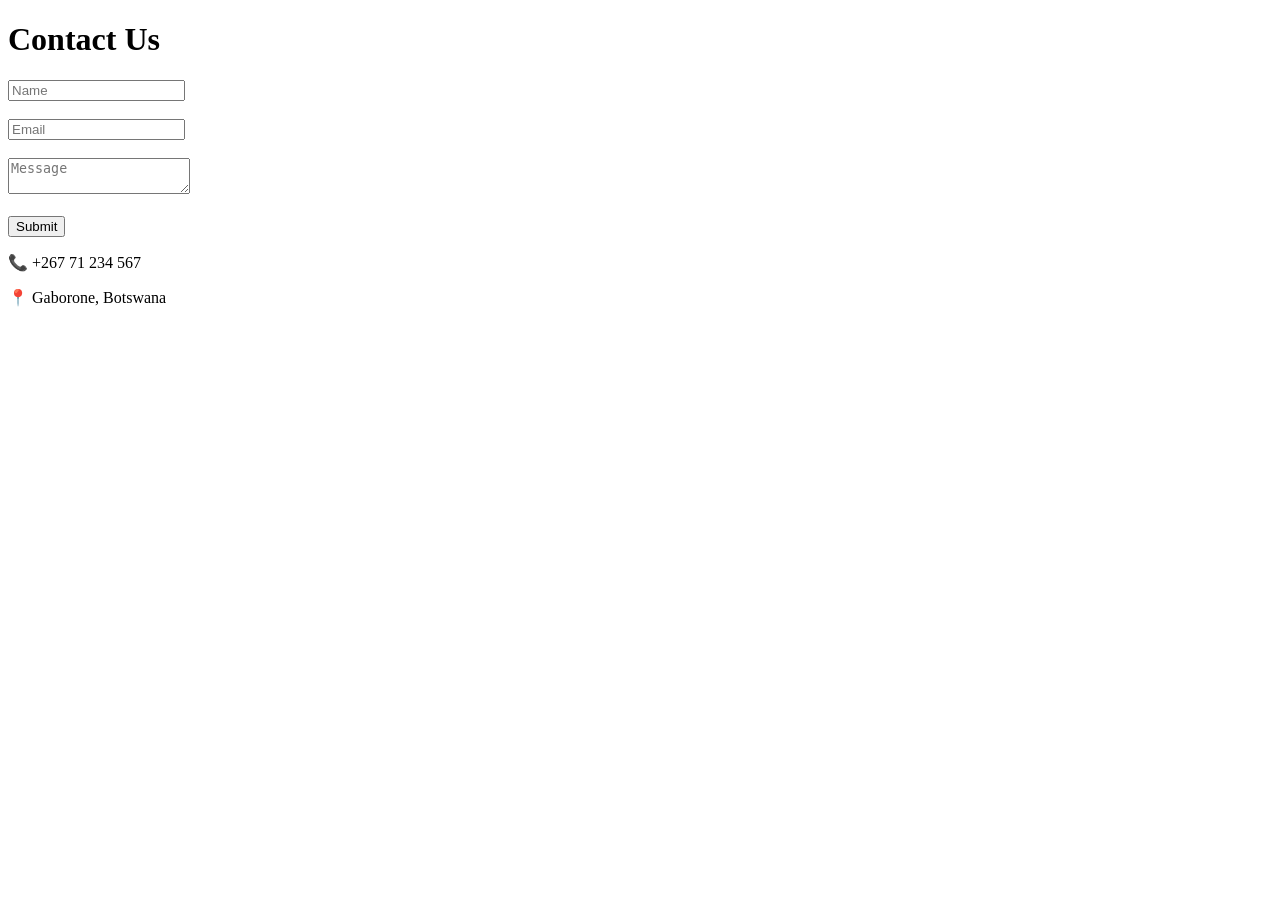
<file: contact.html>
<!DOCTYPE html>
<html lang="en">
<head>
<meta charset="UTF-8">
<title>Contact</title>
</head>

<body>

<h1>Contact Us</h1>

<form>
<input type="text" placeholder="Name"><br><br>
<input type="email" placeholder="Email"><br><br>
<textarea placeholder="Message"></textarea><br><br>
<button>Submit</button>
</form>

<p>📞 +267 71 234 567</p>
<p>📍 Gaborone, Botswana</p>

</body>
</html>
</file>
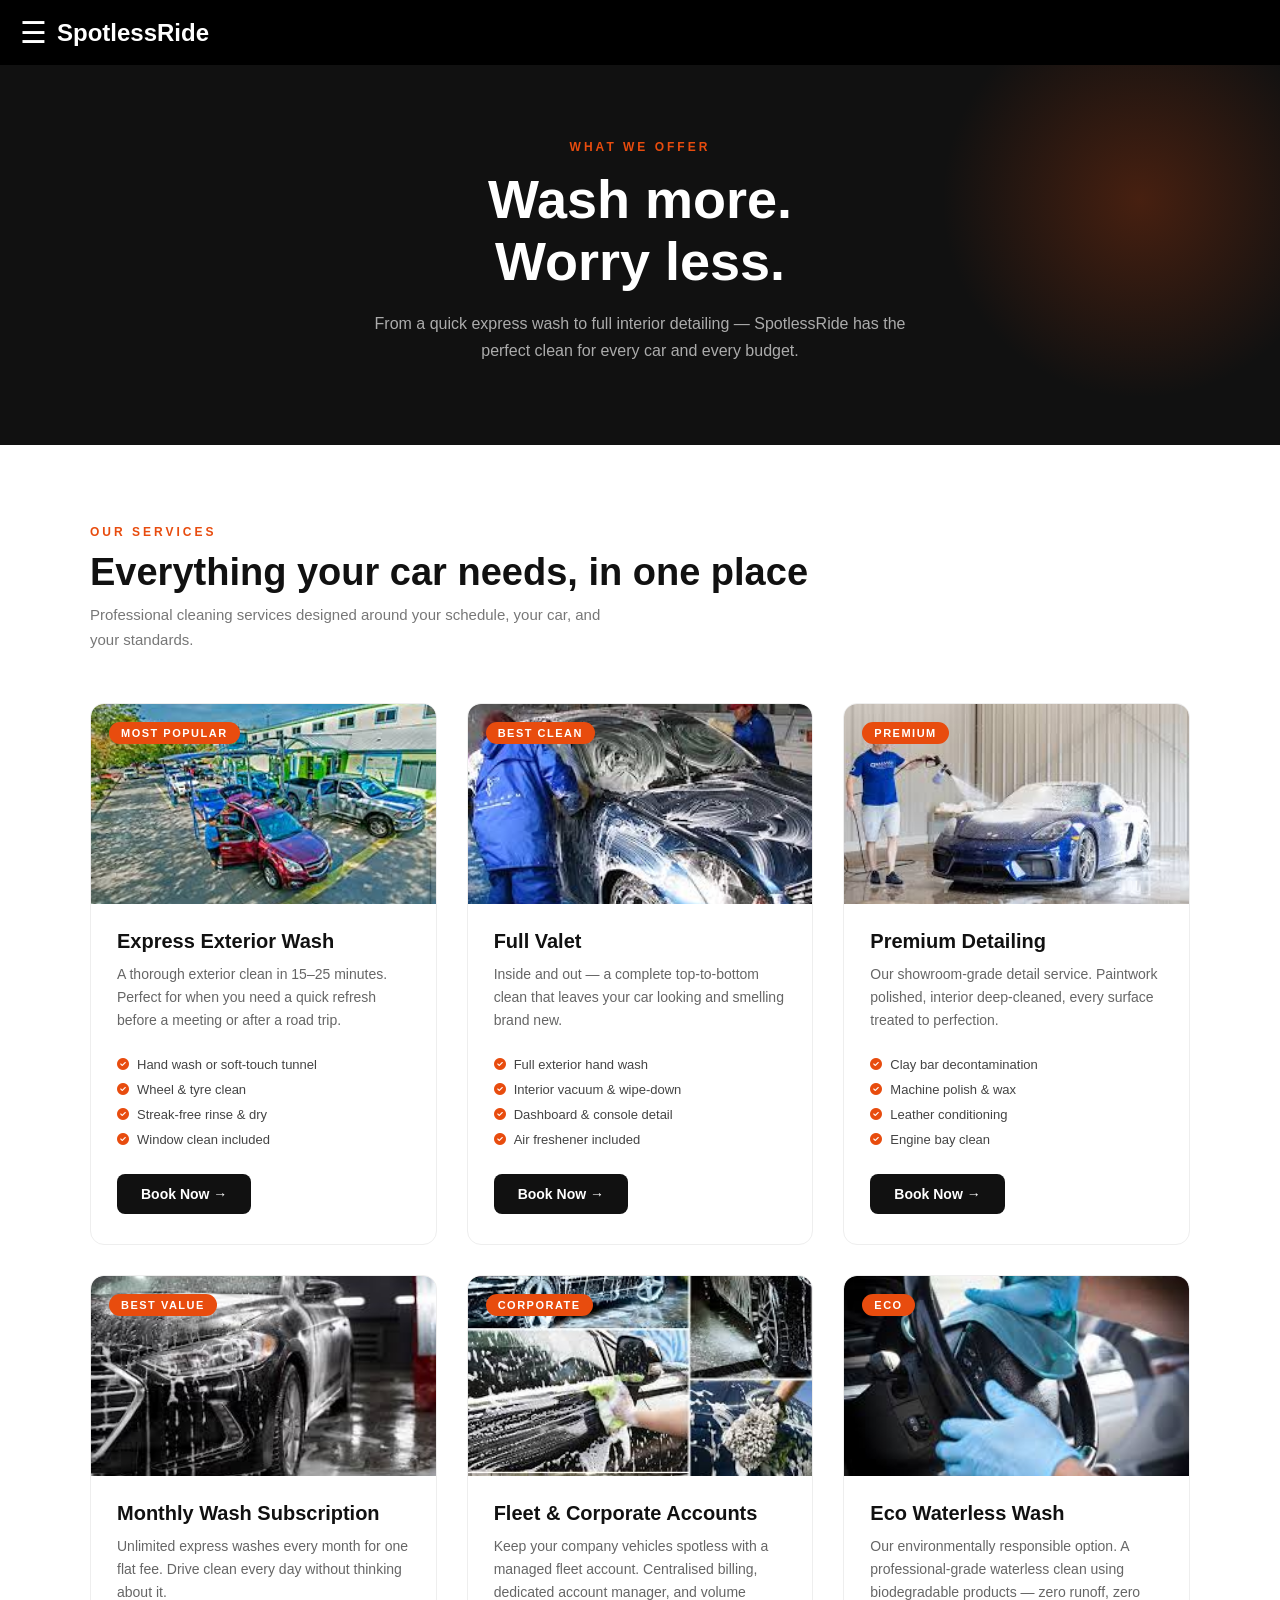
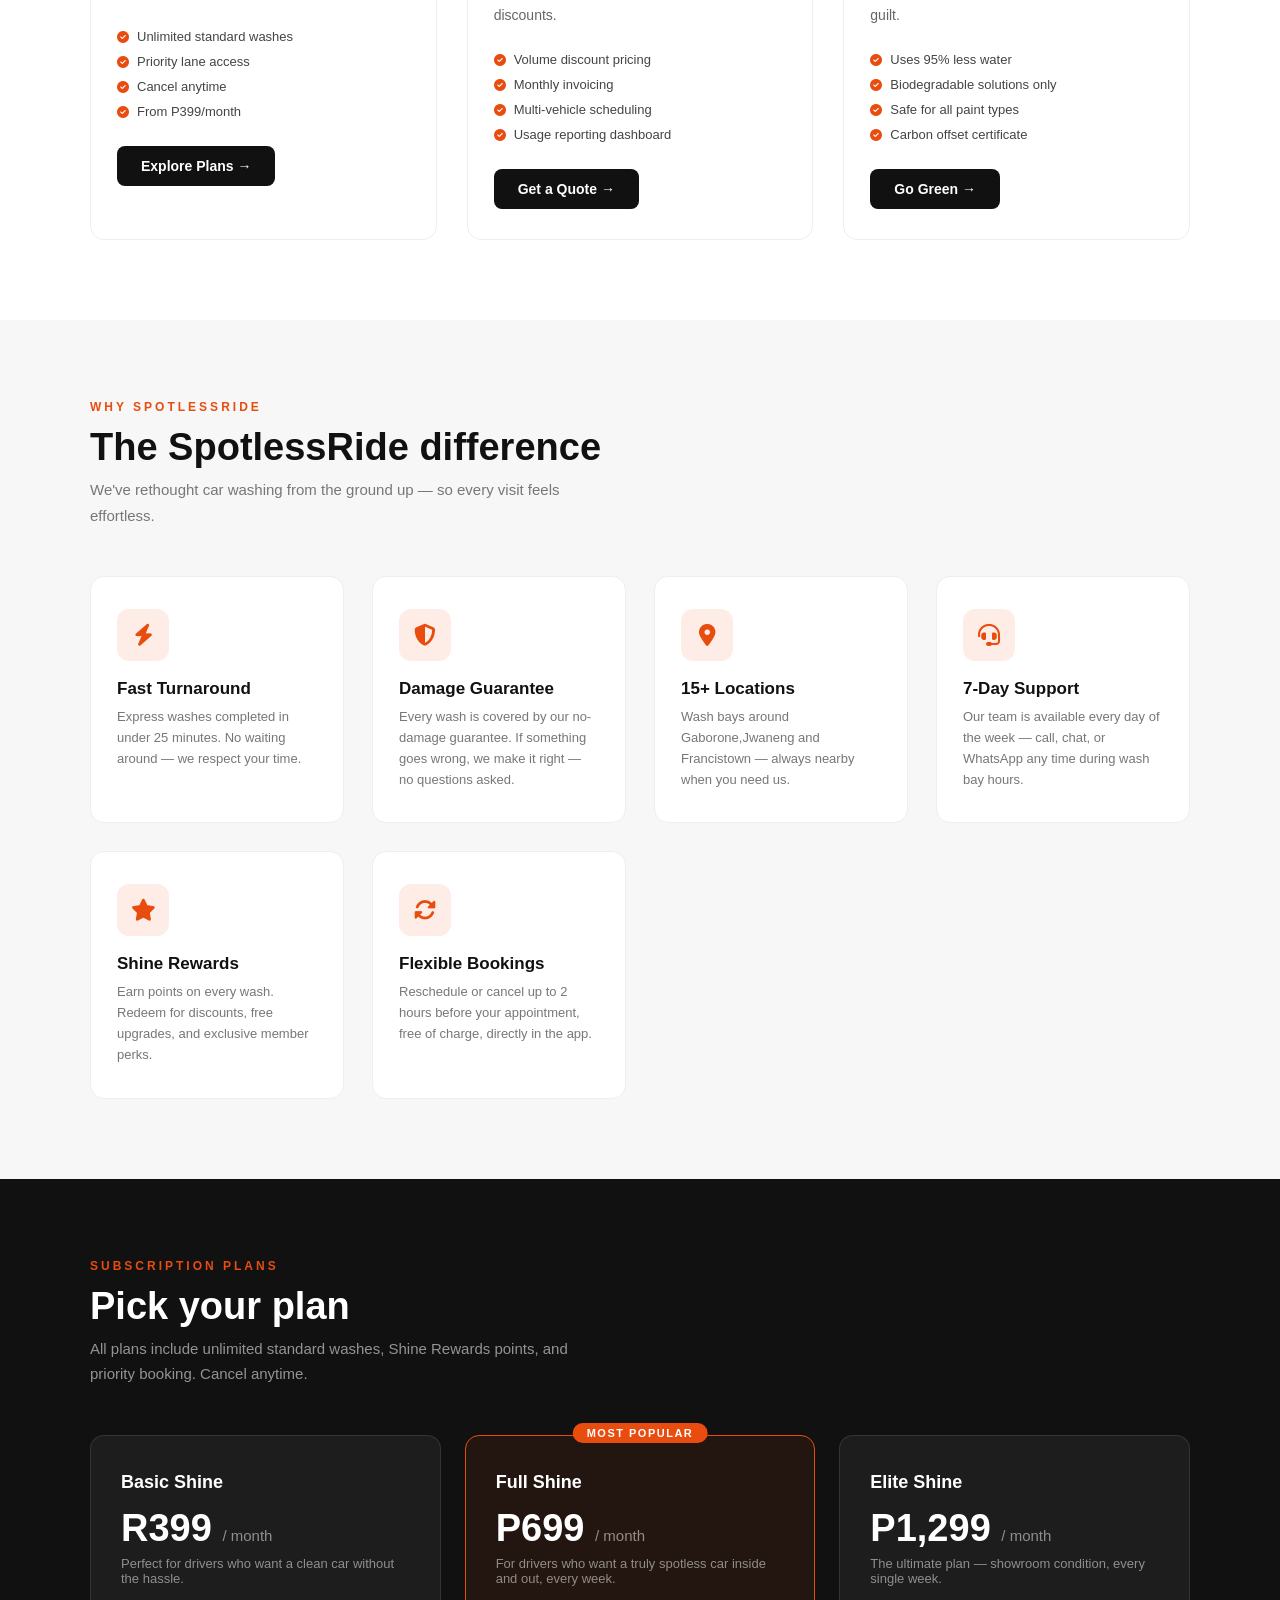
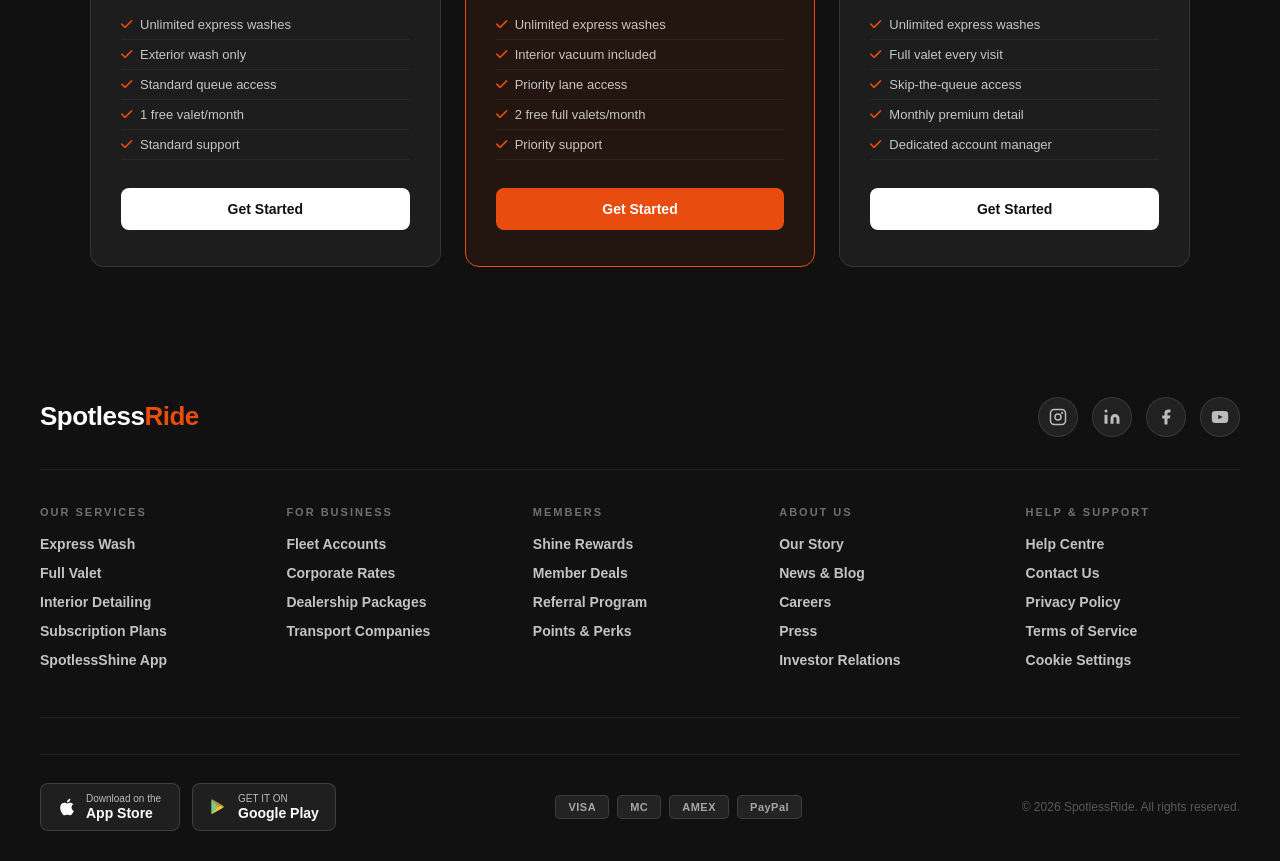
<file: services.html>
<!DOCTYPE html>
<html lang="en">
<head>
    <meta charset="UTF-8">
    <meta name="viewport" content="width=device-width, initial-scale=1.0">
    <title>Services - SpotlessRide</title>
    <link rel="stylesheet" href="https://cdnjs.cloudflare.com/ajax/libs/font-awesome/6.5.1/css/all.min.css">
    <style>
        * { margin: 0; padding: 0; box-sizing: border-box; font-family: Arial, sans-serif; }

        header { background-color:black; color:white; padding:15px 20px; display:flex; justify-content:space-between; align-items:center; position:fixed; top:0;left:0; width:100%; z-index:1000; }
        .header-left { display:flex; align-items:center; }
        .menu-icon { font-size:30px; cursor:pointer; color:white; margin-right:10px; }

        .navbar { position:fixed; top:60px; left:0; width:100%; height:calc(100vh - 60px); background-color:rgba(0,0,0,0.95); transition:transform 0.5s ease-in-out; transform:translateY(-100%); z-index:999; display:flex; flex-direction:column; align-items:flex-start; justify-content:flex-start; padding:20px; }
        .navbar.active { transform:translateY(0); }
        .navbar a { display:flex; align-items:center; padding:15px 20px; text-decoration:none; font-size:24px; color:white; width:100%; transition:background 0.3s ease, color 0.3s ease; border-bottom:1px solid rgba(255,255,255,0.2); }
        .navbar a:hover { background:rgba(255,255,255,0.2); color:#b0c4de; }
        .navbar a:last-child { border-bottom:none; }
        .navbar a i { margin-right:10px; }

        .page-hero { margin-top:60px; background:#111; padding:80px 40px; text-align:center; color:white; position:relative; overflow:hidden; }
        .page-hero::before { content:''; position:absolute; top:-60px; right:-60px; width:400px; height:400px; background:radial-gradient(circle, rgba(232,76,14,0.25) 0%, transparent 70%); pointer-events:none; }
        .page-hero-tag { font-size:12px;font-weight:700;text-transform:uppercase;letter-spacing:3px;color:#e84c0e;margin-bottom:14px;display:block; }
        .page-hero h1 { font-size:clamp(32px,5vw,54px); font-weight:900; line-height:1.15; margin-bottom:18px; }
        .page-hero p { font-size:16px; color:rgba(255,255,255,0.65); max-width:540px; margin:0 auto; line-height:1.7; }

        .services-section { background:#fff; padding:80px 40px; }
        .services-inner { max-width:1100px; margin:0 auto; }
        .services-grid { display:grid; grid-template-columns:repeat(auto-fit, minmax(300px,1fr)); gap:30px; margin-top:50px; }
        .service-card { border:1px solid #eee; border-radius:14px; overflow:hidden; transition:box-shadow 0.3s, transform 0.3s; background:#fff; }
        .service-card:hover { box-shadow:0 16px 48px rgba(0,0,0,0.10); transform:translateY(-6px); }
        .service-card-img { position:relative; width:100%; height:200px; overflow:hidden; border-radius:12px 12px 0 0; }
        .service-card-img img { width:100%; height:100%; object-fit:cover; display:block; }
        .service-tag-badge { position:absolute; top:18px; left:18px; background:#e84c0e; color:#fff; font-size:11px; font-weight:700; text-transform:uppercase; letter-spacing:1.5px; padding:5px 12px; border-radius:30px; }
        .service-card-body { padding:26px 26px 30px; }
        .service-card-body h3 { font-size:20px; font-weight:900; color:#111; margin-bottom:10px; }
        .service-card-body p { font-size:14px; color:#666; line-height:1.65; margin-bottom:20px; }
        .service-card-body ul { list-style:none; margin-bottom:22px; }
        .service-card-body ul li { font-size:13px; color:#444; padding:5px 0; display:flex; align-items:center; gap:8px; }
        .service-card-body ul li i { color:#e84c0e; font-size:12px; }
        .service-btn { display:inline-block; background:#111; color:#fff; padding:12px 24px; border-radius:8px; text-decoration:none; font-size:14px; font-weight:700; transition:background 0.2s; }
        .service-btn:hover { background:#e84c0e; }

        .why-section { background:#f7f7f7; padding:80px 40px; }
        .why-inner { max-width:1100px; margin:0 auto; }
        .section-label { font-size:12px;font-weight:700;text-transform:uppercase;letter-spacing:3px;color:#e84c0e;display:block;margin-bottom:12px; }
        .section-heading { font-size:clamp(26px,3.5vw,38px); font-weight:900; color:#111; margin-bottom:8px; }
        .section-sub { font-size:15px;color:#777;margin-bottom:48px;max-width:520px;line-height:1.7; }
        .why-grid { display:grid; grid-template-columns:repeat(auto-fit,minmax(220px,1fr)); gap:28px; }
        .why-card { background:#fff; border-radius:14px; padding:32px 26px; border:1px solid #eee; transition:box-shadow 0.3s; }
        .why-card:hover { box-shadow:0 10px 32px rgba(0,0,0,0.08); }
        .why-icon { width:52px; height:52px; background:rgba(232,76,14,0.1); border-radius:12px; display:flex; align-items:center; justify-content:center; margin-bottom:18px; }
        .why-icon i { font-size:22px; color:#e84c0e; }
        .why-card h4 { font-size:17px; font-weight:800; color:#111; margin-bottom:8px; }
        .why-card p { font-size:13px; color:#777; line-height:1.6; }

        .pricing-section { background:#111; padding:80px 40px; color:white; }
        .pricing-inner { max-width:1100px; margin:0 auto; }
        .pricing-section .section-label { color:#e84c0e; }
        .pricing-section .section-heading { color:#fff; }
        .pricing-section .section-sub { color:rgba(255,255,255,0.55); }
        .pricing-grid { display:grid; grid-template-columns:repeat(auto-fit,minmax(260px,1fr)); gap:24px; }
        .pricing-card { background:rgba(255,255,255,0.05); border:1px solid rgba(255,255,255,0.1); border-radius:14px; padding:36px 30px; position:relative; transition:background 0.3s; }
        .pricing-card:hover { background:rgba(255,255,255,0.09); }
        .pricing-card.popular { border-color:#e84c0e; background:rgba(232,76,14,0.08); }
        .popular-badge { position:absolute; top:-13px; left:50%; transform:translateX(-50%); background:#e84c0e; color:#fff; font-size:11px; font-weight:700; text-transform:uppercase; letter-spacing:1.5px; padding:4px 14px; border-radius:30px; }
        .pricing-card h3 { font-size:18px; font-weight:800; color:#fff; margin-bottom:8px; }
        .pricing-price { font-size:38px; font-weight:900; color:#fff; margin:14px 0 6px; }
        .pricing-price span { font-size:15px; font-weight:400; color:rgba(255,255,255,0.5); }
        .pricing-card p { font-size:13px; color:rgba(255,255,255,0.5); margin-bottom:24px; }
        .pricing-card ul { list-style:none; margin-bottom:28px; }
        .pricing-card ul li { font-size:13px; color:rgba(255,255,255,0.75); padding:7px 0; display:flex; align-items:center; gap:8px; border-bottom:1px solid rgba(255,255,255,0.05); }
        .pricing-card ul li i { color:#e84c0e; }
        .pricing-btn { display:block; text-align:center; background:#fff; color:#111; padding:13px; border-radius:8px; text-decoration:none; font-size:14px; font-weight:700; transition:background 0.2s, color 0.2s; }
        .pricing-card.popular .pricing-btn { background:#e84c0e; color:#fff; }
        .pricing-btn:hover { background:#e84c0e; color:#fff; }

        .site-footer { background:#111; color:rgba(255,255,255,0.65); padding:50px 40px 30px; font-size:14px; }
        .footer-topbar { display:flex; align-items:center; justify-content:space-between; margin-bottom:32px; }
        .footer-logo { font-size:26px; font-weight:900; color:#fff; letter-spacing:-0.5px; }
        .footer-logo span { color:#e84c0e; }
        .footer-socials { display:flex; gap:14px; }
        .footer-socials a { width:40px;height:40px;border-radius:50%;background:rgba(255,255,255,0.07);border:1px solid rgba(255,255,255,0.1);display:flex;align-items:center;justify-content:center;color:rgba(255,255,255,0.7);transition:0.2s;text-decoration:none; }
        .footer-socials a svg { width:18px;height:18px; }
        .footer-socials a:hover { background:#e84c0e;border-color:#e84c0e;color:#fff; }
        .footer-divider { border:none;border-top:1px solid rgba(255,255,255,0.08);margin:0 0 36px; }
        .footer-cols { display:grid;grid-template-columns:repeat(auto-fit,minmax(160px,1fr));gap:32px;margin-bottom:36px; }
        .footer-col h4 { font-size:11px;font-weight:700;text-transform:uppercase;letter-spacing:2px;color:rgba(255,255,255,0.4);margin:0 0 18px; }
        .footer-col a { display:block;color:rgba(255,255,255,0.75);text-decoration:none;font-size:14px;font-weight:600;margin-bottom:13px;transition:color 0.2s; }
        .footer-col a:hover { color:#e84c0e; }
        .footer-bottom { display:flex;align-items:center;justify-content:space-between;flex-wrap:wrap;gap:18px;padding-top:28px;border-top:1px solid rgba(255,255,255,0.08); }
        .footer-store-btns { display:flex;gap:12px;flex-wrap:wrap; }
        .f-store-btn { display:flex;align-items:center;gap:9px;background:rgba(255,255,255,0.06);border:1px solid rgba(255,255,255,0.14);border-radius:8px;padding:9px 16px;color:#fff;text-decoration:none;transition:0.2s;min-width:140px; }
        .f-store-btn:hover { background:#e84c0e;border-color:#e84c0e; }
        .f-store-btn span { display:flex;flex-direction:column;font-size:14px;font-weight:700;line-height:1.2;color:#fff; }
        .f-store-btn small { font-size:10px;font-weight:400;opacity:0.7; }
        .footer-pay { display:flex;gap:8px;flex-wrap:wrap;align-items:center; }
        .footer-pay span { background:rgba(255,255,255,0.08);border:1px solid rgba(255,255,255,0.12);border-radius:5px;padding:5px 12px;font-size:11px;font-weight:700;color:rgba(255,255,255,0.6);letter-spacing:0.5px; }
        .footer-copy { font-size:12px;color:rgba(255,255,255,0.3);margin:0; }

        @media (max-width:768px) {
            .services-section,.why-section,.pricing-section { padding:50px 20px; }
            .page-hero { padding:60px 20px; }
            .footer-cols { grid-template-columns:1fr 1fr; }
            .footer-topbar,.footer-bottom { flex-direction:column; align-items:flex-start; gap:18px; }
        }
    </style>
</head>

<header>
    <div class="header-left">
        <span class="menu-icon" onclick="toggleNav()">&#9776;</span>
        <a href="index.html" style="text-decoration:none;">
            <h1 style="font-size:24px;font-weight:bold;color:white;">SpotlessRide</h1>
        </a>
    </div>
</header>

<nav id="navbar" class="navbar">
    <a href="index.html"><i class="fas fa-home"></i> Home</a>
    <a href="Vehicles.HTML"><i class="fas fa-images"></i> Gallery</a>
    <a href="About-Us.Html"><i class="fas fa-info-circle"></i> About Us</a>
    <a href="services.html"><i class="fas fa-soap"></i> Services</a>
    <a href="Contact Us.html"><i class="fas fa-envelope"></i> Contact</a>
</nav>

<body>

<section class="page-hero">
    <span class="page-hero-tag">What We Offer</span>
    <h1>Wash more.<br>Worry less.</h1>
    <p>From a quick express wash to full interior detailing — SpotlessRide has the perfect clean for every car and every budget.</p>
</section>

<section class="services-section">
    <div class="services-inner">
        <span class="section-label">Our Services</span>
        <h2 class="section-heading">Everything your car needs, in one place</h2>
        <p class="section-sub">Professional cleaning services designed around your schedule, your car, and your standards.</p>

        <div class="services-grid">

            <div class="service-card">
                <div class="service-card-img">
                    <img src="cars in line.jpg" alt="Express Wash">
                    <span class="service-tag-badge">Most Popular</span>
                </div>
                <div class="service-card-body">
                    <h3>Express Exterior Wash</h3>
                    <p>A thorough exterior clean in 15–25 minutes. Perfect for when you need a quick refresh before a meeting or after a road trip.</p>
                    <ul>
                        <li><i class="fas fa-check-circle"></i> Hand wash or soft-touch tunnel</li>
                        <li><i class="fas fa-check-circle"></i> Wheel & tyre clean</li>
                        <li><i class="fas fa-check-circle"></i> Streak-free rinse & dry</li>
                        <li><i class="fas fa-check-circle"></i> Window clean included</li>
                    </ul>
                    <a href="#" class="service-btn">Book Now &rarr;</a>
                </div>
            </div>

            <div class="service-card">
                <div class="service-card-img">
                    <img src="full body wash.jpg" alt="Full Valet">
                    <span class="service-tag-badge">Best Clean</span>
                </div>
                <div class="service-card-body">
                    <h3>Full Valet</h3>
                    <p>Inside and out — a complete top-to-bottom clean that leaves your car looking and smelling brand new.</p>
                    <ul>
                        <li><i class="fas fa-check-circle"></i> Full exterior hand wash</li>
                        <li><i class="fas fa-check-circle"></i> Interior vacuum & wipe-down</li>
                        <li><i class="fas fa-check-circle"></i> Dashboard & console detail</li>
                        <li><i class="fas fa-check-circle"></i> Air freshener included</li>
                    </ul>
                    <a href="#" class="service-btn">Book Now &rarr;</a>
                </div>
            </div>

            <div class="service-card">
                <div class="service-card-img">
                    <img src="bonetwash.jpg" alt="Premium Detailing">
                    <span class="service-tag-badge">Premium</span>
                </div>
                <div class="service-card-body">
                    <h3>Premium Detailing</h3>
                    <p>Our showroom-grade detail service. Paintwork polished, interior deep-cleaned, every surface treated to perfection.</p>
                    <ul>
                        <li><i class="fas fa-check-circle"></i> Clay bar decontamination</li>
                        <li><i class="fas fa-check-circle"></i> Machine polish & wax</li>
                        <li><i class="fas fa-check-circle"></i> Leather conditioning</li>
                        <li><i class="fas fa-check-circle"></i> Engine bay clean</li>
                    </ul>
                    <a href="#" class="service-btn">Book Now &rarr;</a>
                </div>
            </div>

            <div class="service-card">
                <div class="service-card-img">
                    <img src="black car.jpg" alt="Monthly Subscription">
                    <span class="service-tag-badge">Best Value</span>
                </div>
                <div class="service-card-body">
                    <h3>Monthly Wash Subscription</h3>
                    <p>Unlimited express washes every month for one flat fee. Drive clean every day without thinking about it.</p>
                    <ul>
                        <li><i class="fas fa-check-circle"></i> Unlimited standard washes</li>
                        <li><i class="fas fa-check-circle"></i> Priority lane access</li>
                        <li><i class="fas fa-check-circle"></i> Cancel anytime</li>
                        <li><i class="fas fa-check-circle"></i> From P399/month</li>
                    </ul>
                    <a href="#" class="service-btn">Explore Plans &rarr;</a>
                </div>
            </div>

            <div class="service-card">
                <div class="service-card-img">
                    <img src="full wash.jpg" alt="Fleet & Corporate">
                    <span class="service-tag-badge">Corporate</span>
                </div>
                <div class="service-card-body">
                    <h3>Fleet & Corporate Accounts</h3>
                    <p>Keep your company vehicles spotless with a managed fleet account. Centralised billing, dedicated account manager, and volume discounts.</p>
                    <ul>
                        <li><i class="fas fa-check-circle"></i> Volume discount pricing</li>
                        <li><i class="fas fa-check-circle"></i> Monthly invoicing</li>
                        <li><i class="fas fa-check-circle"></i> Multi-vehicle scheduling</li>
                        <li><i class="fas fa-check-circle"></i> Usage reporting dashboard</li>
                    </ul>
                    <a href="#" class="service-btn">Get a Quote &rarr;</a>
                </div>
            </div>

            <div class="service-card">
                <div class="service-card-img">
                    <img src="inside wash.jpg" alt="Eco Wash">
                    <span class="service-tag-badge">Eco</span>
                </div>
                <div class="service-card-body">
                    <h3>Eco Waterless Wash</h3>
                    <p>Our environmentally responsible option. A professional-grade waterless clean using biodegradable products — zero runoff, zero guilt.</p>
                    <ul>
                        <li><i class="fas fa-check-circle"></i> Uses 95% less water</li>
                        <li><i class="fas fa-check-circle"></i> Biodegradable solutions only</li>
                        <li><i class="fas fa-check-circle"></i> Safe for all paint types</li>
                        <li><i class="fas fa-check-circle"></i> Carbon offset certificate</li>
                    </ul>
                    <a href="#" class="service-btn">Go Green &rarr;</a>
                </div>
            </div>

        </div>
    </div>
</section>

<section class="why-section">
    <div class="why-inner">
        <span class="section-label">Why SpotlessRide</span>
        <h2 class="section-heading">The SpotlessRide difference</h2>
        <p class="section-sub">We've rethought car washing from the ground up — so every visit feels effortless.</p>
        <div class="why-grid">
            <div class="why-card">
                <div class="why-icon"><i class="fas fa-bolt"></i></div>
                <h4>Fast Turnaround</h4>
                <p>Express washes completed in under 25 minutes. No waiting around — we respect your time.</p>
            </div>
            <div class="why-card">
                <div class="why-icon"><i class="fas fa-shield-alt"></i></div>
                <h4>Damage Guarantee</h4>
                <p>Every wash is covered by our no-damage guarantee. If something goes wrong, we make it right — no questions asked.</p>
            </div>
            <div class="why-card">
                <div class="why-icon"><i class="fas fa-map-marker-alt"></i></div>
                <h4>15+ Locations</h4>
                <p>Wash bays around Gaborone,Jwaneng and Francistown — always nearby when you need us.</p>
            </div>
            <div class="why-card">
                <div class="why-icon"><i class="fas fa-headset"></i></div>
                <h4>7-Day Support</h4>
                <p>Our team is available every day of the week — call, chat, or WhatsApp any time during wash bay hours.</p>
            </div>
            <div class="why-card">
                <div class="why-icon"><i class="fas fa-star"></i></div>
                <h4>Shine Rewards</h4>
                <p>Earn points on every wash. Redeem for discounts, free upgrades, and exclusive member perks.</p>
            </div>
            <div class="why-card">
                <div class="why-icon"><i class="fas fa-sync-alt"></i></div>
                <h4>Flexible Bookings</h4>
                <p>Reschedule or cancel up to 2 hours before your appointment, free of charge, directly in the app.</p>
            </div>
        </div>
    </div>
</section>

<section class="pricing-section">
    <div class="pricing-inner">
        <span class="section-label">Subscription Plans</span>
        <h2 class="section-heading" style="color:#fff;">Pick your plan</h2>
        <p class="section-sub">All plans include unlimited standard washes, Shine Rewards points, and priority booking. Cancel anytime.</p>
        <div class="pricing-grid">
            <div class="pricing-card">
                <h3>Basic Shine</h3>
                <div class="pricing-price">R399 <span>/ month</span></div>
                <p>Perfect for drivers who want a clean car without the hassle.</p>
                <ul>
                    <li><i class="fas fa-check"></i> Unlimited express washes</li>
                    <li><i class="fas fa-check"></i> Exterior wash only</li>
                    <li><i class="fas fa-check"></i> Standard queue access</li>
                    <li><i class="fas fa-check"></i> 1 free valet/month</li>
                    <li><i class="fas fa-check"></i> Standard support</li>
                </ul>
                <a href="#" class="pricing-btn">Get Started</a>
            </div>
            <div class="pricing-card popular">
                <span class="popular-badge">Most Popular</span>
                <h3>Full Shine</h3>
                <div class="pricing-price">P699 <span>/ month</span></div>
                <p>For drivers who want a truly spotless car inside and out, every week.</p>
                <ul>
                    <li><i class="fas fa-check"></i> Unlimited express washes</li>
                    <li><i class="fas fa-check"></i> Interior vacuum included</li>
                    <li><i class="fas fa-check"></i> Priority lane access</li>
                    <li><i class="fas fa-check"></i> 2 free full valets/month</li>
                    <li><i class="fas fa-check"></i> Priority support</li>
                </ul>
                <a href="#" class="pricing-btn">Get Started</a>
            </div>
            <div class="pricing-card">
                <h3>Elite Shine</h3>
                <div class="pricing-price">P1,299 <span>/ month</span></div>
                <p>The ultimate plan — showroom condition, every single week.</p>
                <ul>
                    <li><i class="fas fa-check"></i> Unlimited express washes</li>
                    <li><i class="fas fa-check"></i> Full valet every visit</li>
                    <li><i class="fas fa-check"></i> Skip-the-queue access</li>
                    <li><i class="fas fa-check"></i> Monthly premium detail</li>
                    <li><i class="fas fa-check"></i> Dedicated account manager</li>
                </ul>
                <a href="#" class="pricing-btn">Get Started</a>
            </div>
        </div>
    </div>
</section>

<footer class="site-footer">
    <div class="footer-topbar">
        <div class="footer-logo">Spotless<span>Ride</span></div>
        <div class="footer-socials">
            <a href="#" aria-label="Instagram"><svg viewBox="0 0 24 24" fill="none" stroke="currentColor" stroke-width="2" stroke-linecap="round" stroke-linejoin="round"><rect x="2" y="2" width="20" height="20" rx="5"/><circle cx="12" cy="12" r="4"/><circle cx="17.5" cy="6.5" r="0.5" fill="currentColor"/></svg></a>
            <a href="#" aria-label="LinkedIn"><svg viewBox="0 0 24 24" fill="currentColor"><path d="M16 8a6 6 0 0 1 6 6v7h-4v-7a2 2 0 0 0-2-2 2 2 0 0 0-2 2v7h-4v-7a6 6 0 0 1 6-6z"/><rect x="2" y="9" width="4" height="12"/><circle cx="4" cy="4" r="2"/></svg></a>
            <a href="#" aria-label="Facebook"><svg viewBox="0 0 24 24" fill="currentColor"><path d="M18 2h-3a5 5 0 0 0-5 5v3H7v4h3v8h4v-8h3l1-4h-4V7a1 1 0 0 1 1-1h3z"/></svg></a>
            <a href="#" aria-label="YouTube"><svg viewBox="0 0 24 24" fill="currentColor"><path d="M22.54 6.42a2.78 2.78 0 0 0-1.95-1.96C18.88 4 12 4 12 4s-6.88 0-8.59.46A2.78 2.78 0 0 0 1.46 6.42 29 29 0 0 0 1 12a29 29 0 0 0 .46 5.58a2.78 2.78 0 0 0 1.95 1.96C5.12 20 12 20 12 20s6.88 0 8.59-.46a2.78 2.78 0 0 0 1.95-1.96A29 29 0 0 0 23 12a29 29 0 0 0-.46-5.58zM9.75 15.02V8.98L15.5 12l-5.75 3.02z"/></svg></a>
        </div>
    </div>
    <div class="footer-divider"></div>
    <div class="footer-cols">
        <div class="footer-col"><h4>Our Services</h4><a href="#">Express Wash</a><a href="#">Full Valet</a><a href="#">Interior Detailing</a><a href="#">Subscription Plans</a><a href="#">SpotlessShine App</a></div>
        <div class="footer-col"><h4>For Business</h4><a href="#">Fleet Accounts</a><a href="#">Corporate Rates</a><a href="#">Dealership Packages</a><a href="#">Transport Companies</a></div>
        <div class="footer-col"><h4>Members</h4><a href="#">Shine Rewards</a><a href="#">Member Deals</a><a href="#">Referral Program</a><a href="#">Points &amp; Perks</a></div>
        <div class="footer-col"><h4>About Us</h4><a href="#">Our Story</a><a href="#">News &amp; Blog</a><a href="#">Careers</a><a href="#">Press</a><a href="#">Investor Relations</a></div>
        <div class="footer-col"><h4>Help &amp; Support</h4><a href="#">Help Centre</a><a href="#">Contact Us</a><a href="#">Privacy Policy</a><a href="#">Terms of Service</a><a href="#">Cookie Settings</a></div>
    </div>
    <div class="footer-divider"></div>
    <div class="footer-bottom">
        <div class="footer-store-btns">
            <a href="#" class="f-store-btn"><svg viewBox="0 0 24 24" fill="currentColor" width="20" height="20"><path d="M18.71 19.5c-.83 1.24-1.71 2.45-3.05 2.47-1.34.03-1.77-.79-3.29-.79-1.53 0-2 .77-3.27.82-1.31.05-2.3-1.32-3.14-2.53C4.25 17 2.94 12.45 4.7 9.39c.87-1.52 2.43-2.48 4.12-2.51 1.28-.02 2.5.87 3.29.87.78 0 2.26-1.07 3.8-.91.65.03 2.47.26 3.64 1.98-.09.06-2.17 1.28-2.15 3.81.03 3.02 2.65 4.03 2.68 4.04-.03.07-.42 1.44-1.38 2.83M13 3.5c.73-.83 1.94-1.46 2.94-1.5.13 1.17-.34 2.35-1.04 3.19-.69.85-1.83 1.51-2.95 1.42-.15-1.15.41-2.35 1.05-3.11z"/></svg><span><small>Download on the</small>App Store</span></a>
            <a href="#" class="f-store-btn"><svg viewBox="0 0 24 24" fill="none" width="20" height="20"><path d="M3 20.5v-17c0-.83 1-.83 1.5-.5l14 8.5-14 8.5c-.5.33-1.5.33-1.5-.5z" fill="#4CAF50"/><path d="M3 3.5l10 10L3 20.5V3.5z" fill="#81C784"/><path d="M17.5 11.5l-4.5 2-10-10 14.5 8z" fill="#FF7043"/><path d="M17.5 12.5L3 20.5l10-10 4.5 2z" fill="#FFCA28"/></svg><span><small>GET IT ON</small>Google Play</span></a>
        </div>
        <div class="footer-pay"><span>VISA</span><span>MC</span><span>AMEX</span><span>PayPal</span></div>
        <p class="footer-copy">&copy; 2026 SpotlessRide. All rights reserved.</p>
    </div>
</footer>

</body>
<script>
    function toggleNav() { document.getElementById('navbar').classList.toggle('active'); }
    window.addEventListener('click', function(e) {
        const navbar = document.getElementById('navbar');
        const menuIcon = document.querySelector('.menu-icon');
        if (!navbar.contains(e.target) && !menuIcon.contains(e.target)) navbar.classList.remove('active');
    });
</script>
</html>
</file>
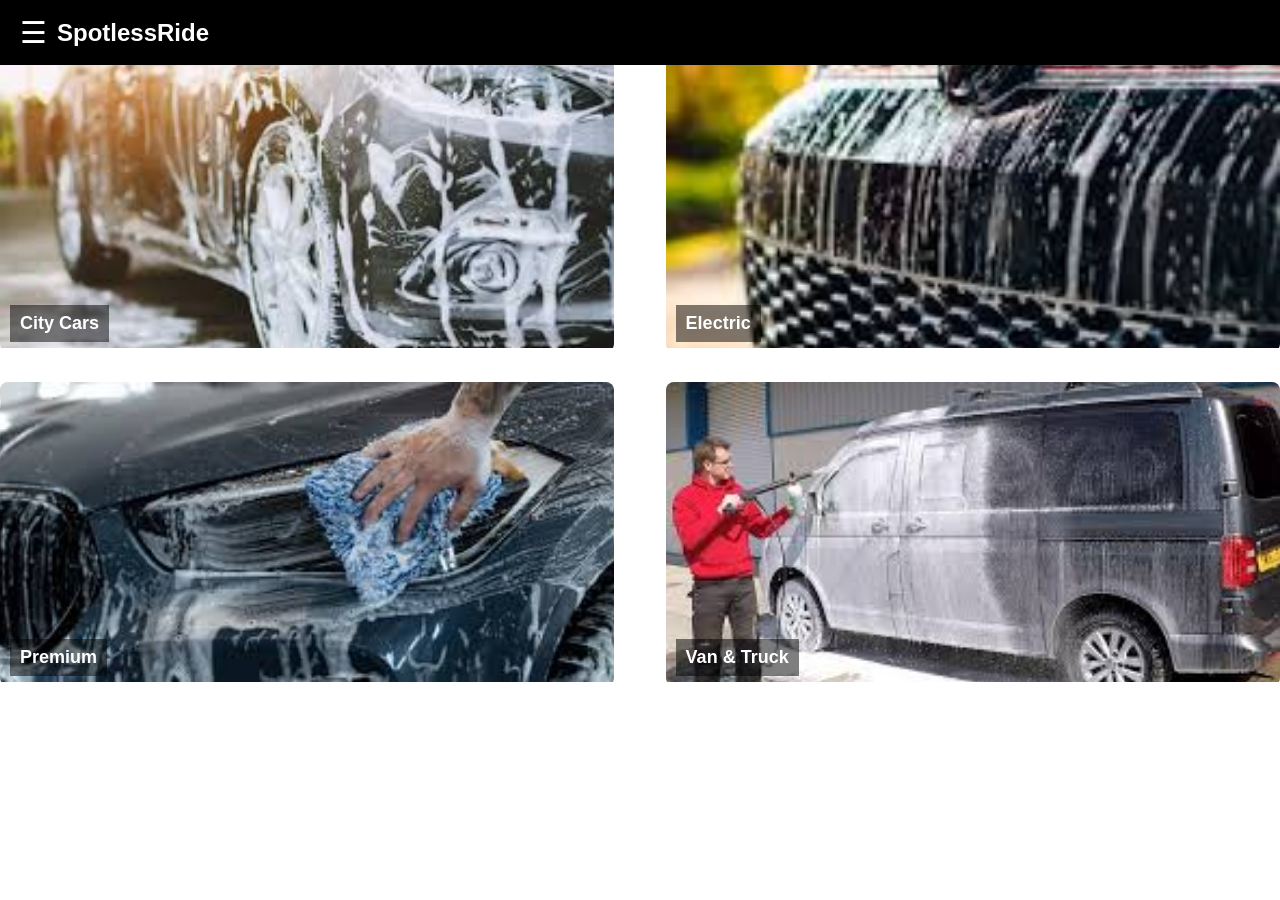
<file: Vehicles.HTML>
<!DOCTYPE html>
<html lang="en">
<head>
    <meta charset="UTF-8">
    <meta name="viewport" content="width=device-width, initial-scale=1.0">
    <title>Vehicles - SpotlessRide</title>
    <link rel="stylesheet" href="https://cdnjs.cloudflare.com/ajax/libs/font-awesome/6.5.1/css/all.min.css">
    <link rel="stylesheet" href="styles3.css"> <!-- Linking external CSS -->
    <link rel="stylesheet" href="styles.css">
    <script defer src="script.js"></script>
</head>

<header>
    <div class="header-left">
        <span class="menu-icon" onclick="toggleNav()">&#9776;</span>
        <a href="index.html" style="text-decoration: none;">
            <h1 style="font-size: 24px; font-weight: bold; color: white;">SpotlessRide</h1>
        </a>
    </div>
</header>
<nav id="navbar" class="navbar">
    <a href="index.html"><i class="fas fa-home"></i> Home</a>
    <a href="Vehicles.HTML"><i class="fas fa-car"></i> Gallery</a>
    <a href="About-Us.Html"><i class="fas fa-phone"></i> About us</a>
    <a href="services.html"><i class="fas fa-cogs"></i> Services</a>
    <a href="Contact Us.html"><i class="fas fa-envelope"></i> Contact</a>
</nav>
<body>
<main>
    <h2>Choose a Vehicle Type</h2>
    
    <!-- Image Gallery Section -->
    <div class="image-gallery">
        <div class="image-item">
            <a href="City-cars.html"> <!-- Link to the page for City Cars -->
                <img src="water.jpg" alt="All Vehicles">
                <div class="category-text">City Cars</div>
            </a>
        </div>
        <div class="image-item">
            <a href="Electric.HTML"> <!-- Link to the page for Electric Cars -->
                <img src="nice.jpg" alt="Electri Cars">
                <div class="category-text">Electric</div>
            </a>
        </div>
        <div class="image-item">
            <a href="Primium.html"> <!-- Link to the page for Premium Cars -->
                <img src="another wash.jpg" alt="Luxury Cars">
                <div class="category-text">Premium</div>
            </a>
        </div>
        <div class="image-item">
            <a href="Van&Trucks.HTML"> <!-- Link to the page for Vans & Trucks -->
                <img src="van wash.jpg" alt="SUVs">
                <div class="category-text">Van & Truck</div>
            </a>
        </div>
    </div>
</main>

</body>
</html>
</file>
<file: styles.css>
/* Global Styles */
* {
    margin: 0;
    padding: 0;
    box-sizing: border-box;
}

/* Header Styling */
header {
    background-color: black;
    color: white;
    padding: 15px 20px;
    display: flex;
    justify-content: space-between;
    align-items: center;
    position: fixed;
    top: 0;
    left: 0;
    width: 100%;
    z-index: 1000;
}

.header-left {
    display: flex;
    align-items: center;
}

.menu-icon {
    font-size: 30px;
    cursor: pointer;
    color: white;
    margin-right: 10px;
}

.header-title {
    font-size: 24px;
    font-weight: bold;
}

.header-right {
    margin-left: auto;
}

.auth-link {
    font-size: 13px;
    color: white;
    text-decoration: none;
    padding: 10px;
    border: 1px solid white;
    border-radius: 2px;
}

/* Navigation Bar */
.navbar {
    position: fixed;
    top: 60px;
    left: 0;
    width: 100%;
    height: calc(100vh - 60px);
    background-color: rgba(0, 0, 0, 0.95);
    transition: transform 0.5s ease-in-out;
    transform: translateY(-100%);
    z-index: 999;
    display: flex;
    flex-direction: column;
    align-items: flex-start;
    justify-content: flex-start;
    padding: 20px;
}

.navbar.active {
    transform: translateY(0);
}

.navbar a {
    display: flex;
    align-items: center;
    padding: 15px 20px;
    text-decoration: none;
    font-size: 24px;
    color: white;
    width: 100%;
    transition: background 0.3s ease, color 0.3s ease;
    border-bottom: 1px solid rgba(255, 255, 255, 0.2);
}

.navbar a:hover {
    background: rgba(255, 255, 255, 0.2);
    color: #b0c4de;
}

.navbar a:last-child {
    border-bottom: none;
}

.navbar a i {
    margin-right: 10px;
}

* {
    margin: 0;
    padding: 0;
    box-sizing: border-box;
    font-family: Arial, sans-serif;
}

#hero {
    position: relative;
    height: 100vh;
    background: url('nice.jpg') center/cover no-repeat;
    display: flex;
    justify-content: center;
    align-items: center;
    text-align: center;
    color: white;
}

#hero::before {
    content: "";
    position: absolute;
    top: 0;
    left: 0;
    right: 0;
    bottom: 0;
    z-index: 1;
    pointer-events: none;
}

.hero-content {
    position: relative;
    z-index: 2;
    width: 100%;
}

.booking-form {
    background: white;
    padding: 25px;
    border-radius: 15px;
    max-width: 1100px;
    margin: auto;
    box-shadow: 0 10px 30px rgba(0,0,0,0.3);
}

.form-row {
    display: flex;
    flex-wrap: wrap;
    gap: 15px;
    align-items: center;
}

.form-group.location {
    flex: 2;
}

.form-group {
    display: flex;
    flex-direction: column;
    flex: 1;
    min-width: 160px;
}

.form-group input,
.form-group select {
    padding: 14px;
    border-radius: 10px;
    border: 1px solid #ddd;
    font-size: 14px;
}

.form-group label {
    font-size: 12px;
    color: #555;
    margin-bottom: 5px;
}

.location {
    position: relative;
}

.location i {
    position: absolute;
    left: 12px;
    top: 50%;
    transform: translateY(-50%);
    color: gray;
}

.location input {
    padding-left: 38px;
}

.search-btn {
    background: #0f0f10;
    color: white;
    border: none;
    padding: 18px 35px;
    border-radius: 12px;
    font-weight: bold;
    cursor: pointer;
    font-size: 16px;
    height: 55px;
    transition: 0.3s;
}

.search-btn:hover {
    background: #1e88e5;
}

/* WRAPPER */
.booking-wrapper {
    width: 90%;
    max-width: 1300px;
    margin: auto;
    margin-top: 80px;
    background: #f5f5f5;
    border-radius: 20px;
    padding: 20px;
    box-shadow: 0 10px 30px rgba(0,0,0,0.3);
}

/* TABS */
.booking-tabs {
    display: flex;
    gap: 10px;
    margin-bottom: 20px;
}

.booking-tabs button {
    border: none;
    padding: 12px 18px;
    border-radius: 30px;
    background: #e0e0e0;
    cursor: pointer;
    font-weight: 500;
}

.booking-tabs .active {
    background: black;
    color: white;
}

.booking-form {
    background: white;
    border-radius: 15px;
    padding: 25px;
}

.form-row {
    display: flex;
    align-items: center;
    gap: 20px;
}

.form-group.location {
    flex: 2.5;
}

.form-group {
    display: flex;
    flex-direction: column;
    flex: 1;
}

.form-group label {
    font-size: 13px;
    margin-bottom: 6px;
    color: #333;
}

.form-group input,
.form-group select {
    padding: 15px;
    border-radius: 12px;
    border: 1px solid #ddd;
    font-size: 14px;
    background: white;
}

.location {
    position: relative;
}

.location i {
    position: absolute;
    top: 55%;
    left: 12px;
    transform: translateY(-50%);
    color: gray;
}

.location input {
    padding-left: 40px;
}

.hero-content {
    width: 100%;
}

.button-group {
    display: flex;
    align-items: flex-end;
}

.extra-options {
    display: flex;
    justify-content: space-between;
    margin-top: 15px;
    font-size: 14px;
}

.extra-options a {
    text-decoration: none;
    color: #007BFF;
}

.checkbox {
    display: flex;
    align-items: center;
    gap: 5px;
}

/* ===========================
   SERVICES SLIDER SECTION
=========================== */
.car-slider-section {
    background: black;
    color: white;
    padding: 40px 20px;
}

.car-slider-section h2 {
    margin-bottom: 20px;
    font-size: 24px;
}

.slider-container {
    position: relative;
}

.car-slider {
    display: flex;
    gap: 20px;
    overflow: hidden;
    scroll-behavior: smooth;
}

.car-slider::-webkit-scrollbar {
    display: none;
}

.car-item {
    min-width: calc(100% / 4 - 15px);
    height: 380px;
    position: relative;
    border-radius: 12px;
    overflow: hidden;
    cursor: pointer;
    transition: transform 0.3s;
}

.car-item img {
    width: 100%;
    height: 100%;
    object-fit: cover;
}

.car-item:hover {
    transform: scale(1.05);
    z-index: 2;
}

.overlay {
    position: absolute;
    bottom: 0;
    width: 100%;
    padding: 15px;
    background: linear-gradient(transparent, rgba(235, 232, 232, 0.9));
}

.overlay h3 {
    margin-bottom: 5px;
}

.overlay p {
    font-size: 14px;
}

.discount {
    background: #1e88e5;
    padding: 5px 10px;
    font-size: 12px;
    border-radius: 5px;
    color: white;
}

.slider-btn {
    position: absolute;
    top: 40%;
    transform: translateY(-50%);
    background: rgba(0,0,0,0.6);
    border: none;
    color: white;
    padding: 15px;
    cursor: pointer;
    z-index: 3;
}

.slider-btn.left { left: 0; }
.slider-btn.right { right: 0; }

/* ===========================
   APP DOWNLOAD SECTION
=========================== */
.app-section {
    background: #fff;
    padding: 0;
    overflow: hidden;
}

.app-inner {
    display: flex;
    align-items: stretch;
    max-width: 1200px;
    margin: 0 auto;
}

.app-img-side {
    flex: 1.2;
    min-height: 420px;
    overflow: hidden;
    position: relative;
}

.app-phone-img {
    width: 100%;
    height: 100%;
    object-fit: cover;
    object-position: center;
    display: block;
}

.app-text-side {
    flex: 1;
    display: flex;
    flex-direction: column;
    justify-content: center;
    padding: 60px 50px;
    background: #fff;
}

.app-platform {
    font-size: 12px;
    font-weight: 700;
    text-transform: uppercase;
    letter-spacing: 2px;
    color: #888;
    margin-bottom: 14px;
    display: block;
}

.app-heading {
    font-size: clamp(24px, 3vw, 36px);
    font-weight: 900;
    color: #111;
    line-height: 1.2;
    margin: 0 0 18px;
}

.app-desc {
    font-size: 15px;
    color: #555;
    line-height: 1.7;
    margin: 0 0 28px;
    max-width: 400px;
}

.app-main-btn {
    display: inline-block;
    background: #1e88e5;
    color: #fff;
    font-size: 15px;
    font-weight: 700;
    text-decoration: none;
    padding: 14px 28px;
    border-radius: 6px;
    margin-bottom: 28px;
    transition: background 0.2s;
    align-self: flex-start;
}

.app-main-btn:hover {
    background: #1565c0;
}

.app-store-btns {
    display: flex;
    gap: 12px;
    flex-wrap: wrap;
}

.store-btn {
    display: flex;
    align-items: center;
    gap: 10px;
    background: #111;
    color: #fff;
    text-decoration: none;
    padding: 10px 18px;
    border-radius: 8px;
    min-width: 145px;
    transition: background 0.2s;
}

.store-btn:hover {
    background: #1e88e5;
}

.store-icon {
    font-size: 26px;
    line-height: 1;
}

.store-icon.gp {
    font-size: 20px;
    color: #4db6ac;
}

.store-label {
    display: flex;
    flex-direction: column;
    font-size: 15px;
    font-weight: 700;
    line-height: 1.2;
}

.store-label small {
    font-size: 10px;
    font-weight: 400;
    opacity: 0.75;
}

@media (max-width: 768px) {
    .app-inner { flex-direction: column; }
    .app-img-side { min-height: 260px; flex: none; }
    .app-text-side { padding: 40px 24px; }
    .app-main-btn { width: 100%; text-align: center; }
}

/* ===========================
   WHAT'S NEW SECTION
=========================== */
.news-section {
    padding: 70px 20px;
    background: #fff;
}

.news-inner {
    max-width: 1100px;
    margin: 0 auto;
}

.news-heading {
    font-size: 30px;
    font-weight: 900;
    color: #111;
    margin: 0 0 8px;
}

.news-sub {
    font-size: 15px;
    color: #777;
    margin: 0 0 40px;
}

.news-grid {
    display: grid;
    grid-template-columns: repeat(auto-fit, minmax(300px, 1fr));
    gap: 28px;
}

.news-card {
    border-radius: 12px;
    overflow: hidden;
    border: 1px solid #eee;
    background: #fff;
    transition: box-shadow 0.3s, transform 0.3s;
    display: flex;
    flex-direction: column;
}

.news-card:hover {
    box-shadow: 0 12px 36px rgba(0,0,0,0.10);
    transform: translateY(-5px);
}

.news-img-wrap {
    position: relative;
    overflow: hidden;
    height: 240px;
}

.news-img {
    width: 100%;
    height: 100%;
    object-fit: cover;
    display: block;
    transition: transform 0.4s ease;
}

.news-card:hover .news-img {
    transform: scale(1.04);
}

.news-overlay-badge {
    position: absolute;
    top: 20px;
    left: 20px;
    background: rgba(20,20,20,0.75);
    padding: 12px 18px;
    border-left: 4px solid #1e88e5;
    border-radius: 4px;
}

.news-overlay-badge span {
    display: block;
    color: #fff;
    font-size: 20px;
    font-weight: 900;
    letter-spacing: 3px;
    line-height: 1.1;
}

.news-overlay-badge .badge-sub {
    font-size: 12px;
    font-weight: 400;
    letter-spacing: 2px;
    color: rgba(255,255,255,0.75);
    margin-top: 4px;
}

.news-body {
    padding: 22px 22px 28px;
    display: flex;
    flex-direction: column;
    flex: 1;
}

.news-tag {
    font-size: 11px;
    font-weight: 700;
    text-transform: uppercase;
    letter-spacing: 1.5px;
    color: #1e88e5;
    margin-bottom: 10px;
    display: block;
}

.news-title {
    font-size: 18px;
    font-weight: 900;
    color: #111;
    margin: 0 0 10px;
    line-height: 1.35;
}

.news-desc {
    font-size: 14px;
    color: #666;
    line-height: 1.6;
    margin: 0 0 18px;
    flex: 1;
}

.news-link {
    font-size: 14px;
    font-weight: 700;
    color: #1e88e5;
    text-decoration: none;
    transition: color 0.2s;
    align-self: flex-start;
}

.news-link:hover {
    color: #0d47a1;
}

@media (max-width: 700px) {
    .news-grid { grid-template-columns: 1fr; }
    .news-img-wrap { height: 200px; }
}

/* ===========================
   FAQ SECTION
=========================== */
.faq2-section {
    background: #000;
    padding: 70px 20px;
}

.faq2-inner {
    max-width: 860px;
    margin: 0 auto;
}

.faq2-heading {
    font-size: 28px;
    font-weight: 900;
    color: #fff;
    margin: 0 0 22px;
}

.faq2-list {
    display: flex;
    flex-direction: column;
    gap: 3px;
}

.faq2-item {
    background: #2d2d2d;
    overflow: hidden;
    transition: background 0.2s;
}

.faq2-item:hover {
    background: #3a3a3a;
}

.faq2-q {
    width: 100%;
    background: none;
    border: none;
    display: flex;
    align-items: center;
    justify-content: space-between;
    padding: 22px 26px;
    font-size: 18px;
    font-weight: 500;
    color: #fff;
    cursor: pointer;
    font-family: Arial, sans-serif;
    text-align: left;
    gap: 20px;
    transition: color 0.2s;
}

.faq2-q:hover {
    color: #1e88e5;
}

.faq2-icon {
    font-size: 28px;
    font-weight: 300;
    color: #fff;
    line-height: 1;
    flex-shrink: 0;
    transition: transform 0.35s ease, color 0.2s;
    display: inline-block;
}

.faq2-q.open .faq2-icon {
    transform: rotate(45deg);
    color: #1e88e5;
}

.faq2-a {
    max-height: 0;
    overflow: hidden;
    transition: max-height 0.4s ease, padding 0.3s ease;
    padding: 0 26px;
}

.faq2-a.open {
    max-height: 300px;
    padding: 0 26px 22px;
}

.faq2-a p {
    font-size: 16px;
    color: rgba(255,255,255,0.75);
    line-height: 1.7;
    margin: 0;
    border-top: 1px solid rgba(255,255,255,0.08);
    padding-top: 18px;
}

@media (max-width: 600px) {
    .faq2-q { font-size: 15px; padding: 18px; }
    .faq2-a { padding: 0 18px; }
    .faq2-a.open { padding: 0 18px 18px; }
    .faq2-icon { font-size: 24px; }
}

/* ===========================
   SITE FOOTER
=========================== */
.site-footer {
    background: #111;
    color: rgba(255,255,255,0.65);
    padding: 50px 40px 30px;
    font-size: 14px;
}

.footer-topbar {
    display: flex;
    align-items: center;
    justify-content: space-between;
    margin-bottom: 32px;
}

.footer-logo {
    font-size: 26px;
    font-weight: 900;
    color: #fff;
    letter-spacing: -0.5px;
}

.footer-logo span {
    color: #1e88e5;
}

.footer-socials {
    display: flex;
    gap: 14px;
}

.footer-socials a {
    width: 40px;
    height: 40px;
    border-radius: 50%;
    background: rgba(255,255,255,0.07);
    border: 1px solid rgba(255,255,255,0.1);
    display: flex;
    align-items: center;
    justify-content: center;
    color: rgba(255,255,255,0.7);
    transition: 0.2s;
    text-decoration: none;
}

.footer-socials a svg {
    width: 18px;
    height: 18px;
}

.footer-socials a:hover {
    background: #1e88e5;
    border-color: #1e88e5;
    color: #fff;
}

.footer-divider {
    border: none;
    border-top: 1px solid rgba(255,255,255,0.08);
    margin: 0 0 36px;
}

.footer-cols {
    display: grid;
    grid-template-columns: repeat(auto-fit, minmax(160px, 1fr));
    gap: 32px;
    margin-bottom: 36px;
}

.footer-col h4 {
    font-size: 11px;
    font-weight: 700;
    text-transform: uppercase;
    letter-spacing: 2px;
    color: rgba(255,255,255,0.4);
    margin: 0 0 18px;
}

.footer-col a {
    display: block;
    color: rgba(255,255,255,0.75);
    text-decoration: none;
    font-size: 14px;
    font-weight: 600;
    margin-bottom: 13px;
    transition: color 0.2s;
}

.footer-col a:hover {
    color: #1e88e5;
}

.footer-bottom {
    display: flex;
    align-items: center;
    justify-content: space-between;
    flex-wrap: wrap;
    gap: 18px;
    padding-top: 28px;
    border-top: 1px solid rgba(255,255,255,0.08);
}

.footer-store-btns {
    display: flex;
    gap: 12px;
    flex-wrap: wrap;
}

.f-store-btn {
    display: flex;
    align-items: center;
    gap: 9px;
    background: rgba(255,255,255,0.06);
    border: 1px solid rgba(255,255,255,0.14);
    border-radius: 8px;
    padding: 9px 16px;
    color: #fff;
    text-decoration: none;
    transition: 0.2s;
    min-width: 140px;
}

.f-store-btn:hover {
    background: #1e88e5;
    border-color: #1e88e5;
}

.f-store-btn span {
    display: flex;
    flex-direction: column;
    font-size: 14px;
    font-weight: 700;
    line-height: 1.2;
    color: #fff;
}

.f-store-btn small {
    font-size: 10px;
    font-weight: 400;
    opacity: 0.7;
}

.footer-pay {
    display: flex;
    gap: 8px;
    flex-wrap: wrap;
    align-items: center;
}

.footer-pay span {
    background: rgba(255,255,255,0.08);
    border: 1px solid rgba(255,255,255,0.12);
    border-radius: 5px;
    padding: 5px 12px;
    font-size: 11px;
    font-weight: 700;
    color: rgba(255,255,255,0.6);
    letter-spacing: 0.5px;
}

.footer-copy {
    font-size: 12px;
    color: rgba(255,255,255,0.3);
    margin: 0;
}

@media (max-width: 768px) {
    .site-footer { padding: 40px 20px 24px; }
    .footer-cols { grid-template-columns: 1fr 1fr; gap: 24px; }
    .footer-bottom { flex-direction: column; align-items: flex-start; }
    .footer-topbar { flex-direction: column; align-items: flex-start; gap: 18px; }
}

@media (max-width: 480px) {
    .footer-cols { grid-template-columns: 1fr; }
}

/* ===========================
   SLIDER HEADING
=========================== */
.slider-heading {
    display: flex;
    align-items: flex-end;
    justify-content: space-between;
    flex-wrap: wrap;
    gap: 14px;
    margin-bottom: 24px;
}

.slider-heading-left {
    display: flex;
    flex-direction: column;
    gap: 6px;
}

.slider-tag {
    font-size: 12px;
    font-weight: 700;
    text-transform: uppercase;
    letter-spacing: 2px;
    color: #1e88e5;
}

.slider-heading h2 {
    font-size: 28px;
    font-weight: 900;
    color: #fff;
    margin: 0;
}

.slider-heading p {
    font-size: 14px;
    color: #f1eeee;
    margin: 0;
    max-width: 480px;
    line-height: 1.6;
}

.slider-viewall {
    font-size: 14px;
    font-weight: 700;
    color: #1e88e5;
    text-decoration: none;
    white-space: nowrap;
    transition: color 0.2s;
}

.slider-viewall:hover {
    color: #90caf9;
}

@media (max-width: 600px) {
    .slider-heading { flex-direction: column; align-items: flex-start; }
}
</file>
<file: styles4.css>
/* General Reset */
* {
    margin: 0;
    padding: 0;
    box-sizing: border-box;
}

/* Body Styling */
body {
    min-height: 100vh;
    display: flex;
    flex-direction: column;
    font-family: Arial, sans-serif;
    background-color: white;
}

/* Header Styling */
header {
    background-color: #333;
    color: white;
    text-align: center;
    padding: 20px;
    position: fixed;
    top: 0;
    left: 0;
    right: 0;
    z-index: 10;
}

header h2 {
    font-size: 24px;
    font-weight: bold;
    color: white;
    text-align: left;
    margin: 0;
}

header a {
    color: white;
    text-decoration: none;
}

/* Flex Container for Catalog */
.catalog-wrapper {
    display: flex;
    justify-content: space-around;
    gap: 40px;
    padding: 40px;
    flex-wrap: wrap;
    max-width: 1200px;
    margin: 0 auto;
    height: 70vh; /* Set the desired height of the wrapper (80% of the viewport height, for example) */
}

.catalog-item {
    background: white;
    border-radius: 10px;
    padding: 0; /* Removed padding to make image fill the entire space */
    box-shadow: 0px 4px 8px rgba(0, 0, 0, 0.2);
    text-align: center;
    flex: 1;
    min-width: 250px; /* Adjusted to a smaller minimum width */
    max-width: 400px; /* Adjusted to a larger max width */
}

.catalog-image {
    display: grid;
    place-items: center;
    background: transparent; /* Make the background transparent */
    padding: 0; /* Removed padding */
    border-radius: 10px;
    overflow: hidden; /* Ensures image stays within the rounded corners */
}
.catalog-image img {
    width: 100%;
    height: 230px; /* Adjust this value to set a fixed height */
    object-fit: cover;
}
.catalog-content {
    float: left; /* Floats the content to the left */
    text-align: left; /* Ensures the text is aligned to the left */
    margin-left: 10px; /* Optional: add left margin for spacing */
}

.catalog-content i {
    margin-right:15px; /* Add space between icon and text */
    font-size: 18px; /* Adjust icon size */
    color: #003152; /* Change icon color */
}

.catalog-content i + i {
    margin-left: 40px; /* Adds space between consecutive icons */
}



/* Main Content Styling */
main {
    flex: 1;
    padding: 50px 10px 10px;
    text-align: center;
}

/* Responsive Design */
@media (max-width: 767px) {
    .catalog-wrapper {
        flex-wrap: wrap; /* Allows wrapping for smaller screens */
    }
    .catalog-item {
        max-width: 48%; /* Two per row on tablets */
    }
}

@media (max-width: 480px) {
    .catalog-item {
        max-width: 100%; /* One per row on mobile */
    }
}

/* Footer Styling */
footer {
    background-color: #ccc;
    padding: 15px;
    width: 100%;
    text-align: center;
    position: relative;
    margin-top: 20px;
}

footer p {
    font-size: 14px;
    color: #333;
}
.details-button {
    background-color: blue; /* You can change this to your preferred color */
    border: none;
    padding: 10px 20px;
    font-weight: bold;
    color: white;
    cursor: pointer;
    border-radius: 5px;
    transition: background-color 0.3s ease;
    width: 100%; /* Makes the button full-width */
    box-sizing: border-box; /* Ensures padding doesn't overflow the width */
}

.details-button:hover {
    background-color: #3FE0D0;
}
</file>
<file: styles3.css>
/* Container for all images */
.image-gallery {
    display: flex;
    flex-wrap: wrap;
    justify-content: space-between;
    gap: 30px;
    margin-top: 20px;
}

/* Individual Image Block */
.image-item {
    width: 48%;  /* Set width to 48% to fit two items in a row */
    position: relative;
    border-radius: 8px;
    overflow: hidden;
    transition: transform 0.3s ease; /* Smooth transition on hover */
}

/* Image Styling */
.image-item img {
    width: 100%;
    height: 300px;
    object-fit: cover;
    transition: transform 0.2s ease; /* Smooth transition on hover */
}

/* Hover effect on image item */
.image-item:hover {
    transform: scale(1.05); /* Slightly scale the image when hovered */
}

/* Hover effect on image */
.image-item img:hover {
    transform: scale(1.1); /* Slightly scale the image itself when hovered */
}

/* Text on Image (optional) */
.image-item .category-text {
    position: absolute;
    bottom: 10px;
    left: 10px;
    background-color: rgba(0, 0, 0, 0.5);
    color: white;
    padding: 8px 10px;
    font-size: 18px;
    font-weight: bold;
}

/* Responsive design for smaller screens */
@media (max-width: 767px) {
    .image-item {
        width: 48%; /* Two images per row on small screens */
    }
}

@media (max-width: 480px) {
    .image-item {
        width: 100%; /* One image per row on very small screens */
    }
}

/* Header Styling */
header {
    background-color: #333;
    padding: 20px 20px; /* Adjust padding for header */
    position: fixed; /* Make the header fixed at the top */
    top: 0;
    left: 0;
    right: 0;
    z-index: 10; /* Ensure the header stays on top of other content */
}

header h2 {
    font-size: 24px;
    font-weight: bold;
    color: white;
    text-align: left; /* Align the title to the left */
    margin: 0; /* Remove any default margin */
}

/* Footer Styling */
footer {
  background-color: #333;
  color: #fff;
  padding: 40px 20px;
  margin-top: 4px;
  display: flex;
  flex-wrap: wrap;
  justify-content: space-between;
  position: relative;
}
.footer-section {
  flex: 1 1 200px;
  margin: 10px;
}
.footer-section h3 {
  border-bottom: 1px solid #555;
  padding-bottom: 10px;
}
.footer-section ul {
  list-style: none;
  padding: 0;
}
.footer-section ul li {
  margin: 8px 0;
}
.footer-section a {
  color: #ccc;
  text-decoration: none;
}
.footer-section a:hover {
  color: #fff;
  text-decoration: underline;
}
.social-icons {
  display: flex;
  gap: 15px;
  margin-top: 10px;
}
.social-icons a {
  color: #ccc;
  font-size: 24px;
  transition: color 0.3s;
}
.social-icons a:hover {
  color: #1da1f2;
}
@media (max-width: 600px) {
  footer {
    flex-direction: column;
    align-items: center;
  }
  .footer-section {
    text-align: center;
  }
}

}

/* Ensure footer stays at the bottom when the content is smaller */
body {
    min-height: 100vh; /* Set the body to fill the full height of the screen */
    display: flex;
    flex-direction: column;
}

main {
    flex: 1; /* Allow main content to take available space */
}
</file>
